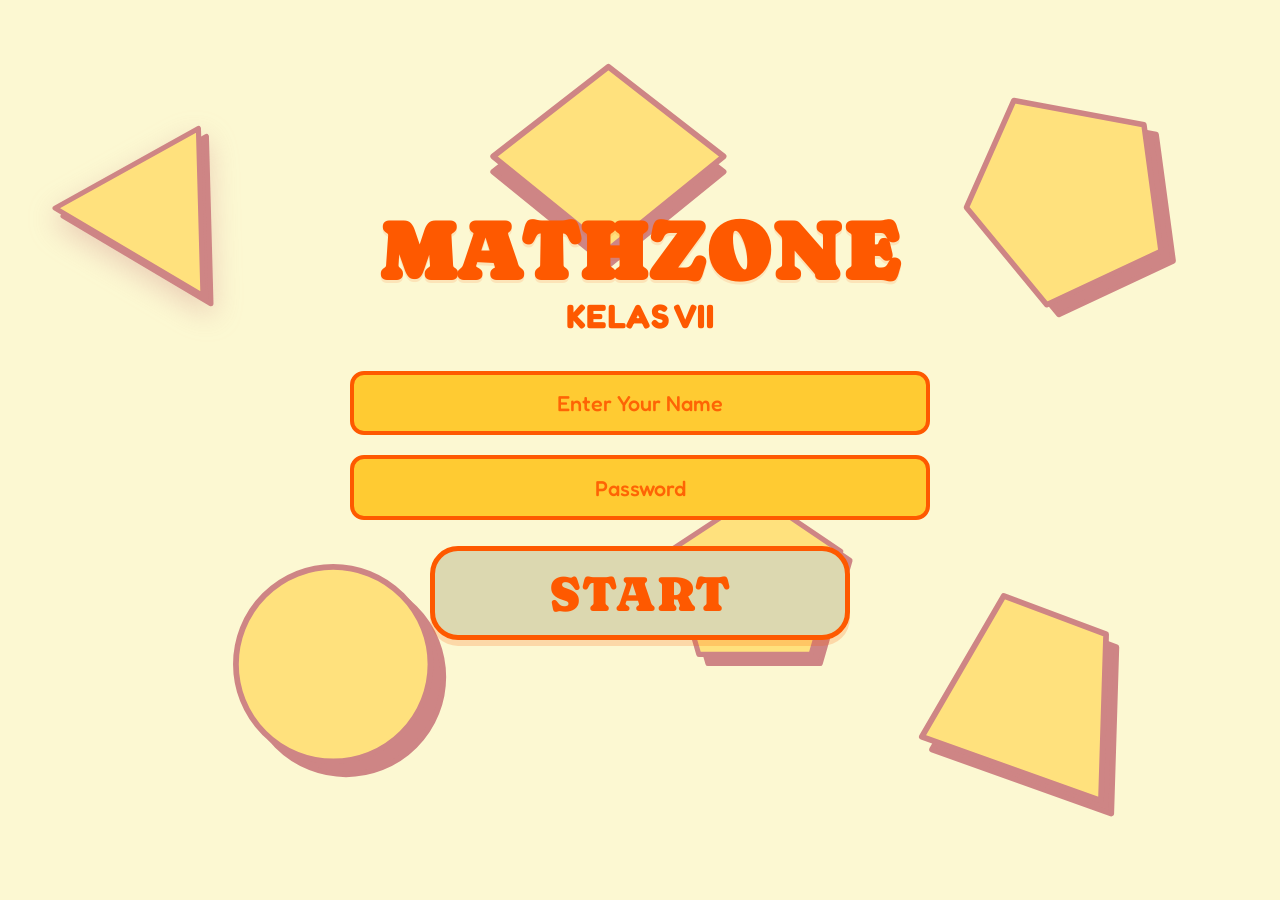
<file: index.html>
<!doctype html>
<html lang="id">
  <head>
    <meta charset="UTF-8" />
    <meta name="viewport" content="width=device-width, initial-scale=1.0" />
    <title>MATHZONE - Kelas VII</title>
    <!-- Google Fonts untuk gaya tulisan tebal & ramah siswa -->
    <link rel="preconnect" href="https://fonts.googleapis.com" />
    <link rel="preconnect" href="https://fonts.gstatic.com" crossorigin />
    <link
      href="https://fonts.googleapis.com/css2?family=Caprasimo&family=Fredoka:wght@500;600;700&display=swap"
      rel="stylesheet"
    />
    <link rel="stylesheet" href="style.css" />
  </head>
  <body>
    <!-- Latar Belakang Bangun Datar Beranimasi -->
    <div class="shapes-bg" aria-hidden="true">
      <!-- 1. Segitiga (Kiri Atas) -->
      <svg class="shape shape-triangle" viewBox="0 0 180 190">
        <polygon points="22,95 148,25 152,172" class="shape-shadow" />
        <polygon points="15,88 141,18 145,165" class="shape-fill" />
      </svg>

      <!-- 2. Belah Ketupat (Tengah Atas) -->
      <svg class="shape shape-diamond" viewBox="0 0 210 180">
        <polygon points="105,22 195,92 105,165 15,92" class="shape-shadow" />
        <polygon points="105,10 195,80 105,153 15,80" class="shape-fill" />
      </svg>

      <!-- 3. Segilima (Kanan Atas) -->
      <svg class="shape shape-pentagon-top" viewBox="0 0 200 200">
        <polygon
          points="65,24 172,44 186,148 92,192 26,112"
          class="shape-shadow"
        />
        <polygon
          points="55,16 162,36 176,140 82,184 16,104"
          class="shape-fill"
        />
      </svg>

      <!-- 4. Lingkaran (Kiri Bawah) -->
      <svg class="shape shape-circle" viewBox="0 0 190 190">
        <circle cx="100" cy="100" r="76" class="shape-shadow" />
        <circle cx="90" cy="90" r="76" class="shape-fill" />
      </svg>

      <!-- 5. Segilima (Tengah Bawah) -->
      <svg class="shape shape-pentagon-bottom" viewBox="0 0 190 180">
        <polygon
          points="98,22 172,72 146,162 48,162 22,72"
          class="shape-shadow"
        />
        <polygon
          points="90,14 164,64 138,154 40,154 14,64"
          class="shape-fill"
        />
      </svg>

      <!-- 6. Trapesium (Kanan Bawah) -->
      <svg class="shape shape-trapezoid" viewBox="0 0 180 195">
        <polygon points="82,24 162,54 158,184 18,134" class="shape-shadow" />
        <polygon points="74,14 154,44 150,174 10,124" class="shape-fill" />
      </svg>
    </div>

    <!-- Konten Utama -->
    <main class="container">
      <header class="title-group">
        <h1 class="main-title">MATHZONE</h1>
        <p class="sub-title">KELAS VII</p>
      </header>

      <form id="loginForm" class="login-form" autocomplete="off">
        <div class="input-group">
          <input
            type="text"
            id="userName"
            name="userName"
            placeholder="Enter Your Name"
            required
            aria-label="Enter Your Name"
          />
        </div>

        <div class="input-group">
          <input
            type="password"
            id="userPassword"
            name="userPassword"
            placeholder="Password"
            required
            aria-label="Password"
          />
        </div>

        <button type="submit" id="startBtn" class="start-btn">
          <span id="btnText">START</span>
        </button>

        <!-- Pesan Status / Notifikasi Error & Loading -->
        <p id="statusMessage" class="status-message" role="alert"></p>
      </form>
    </main>

    <script src="script.js"></script>
  </body>
</html>
</file>
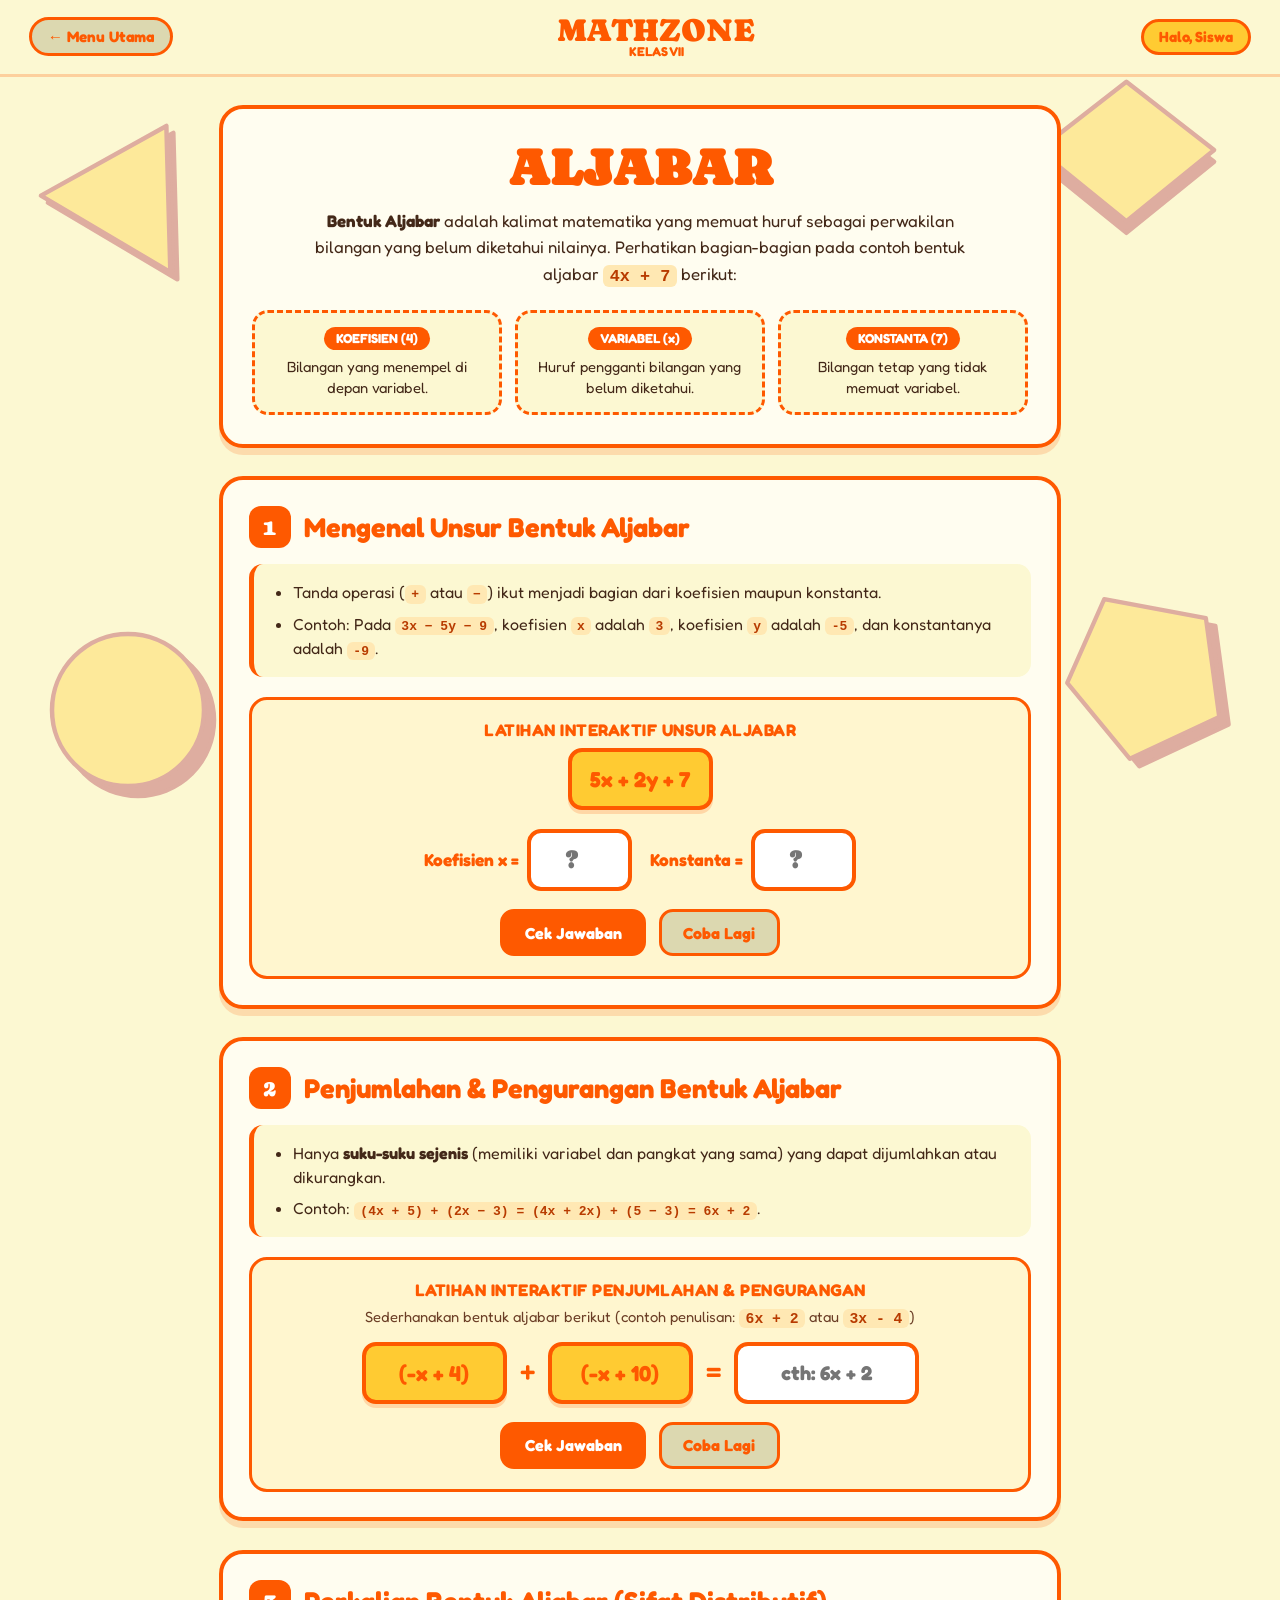
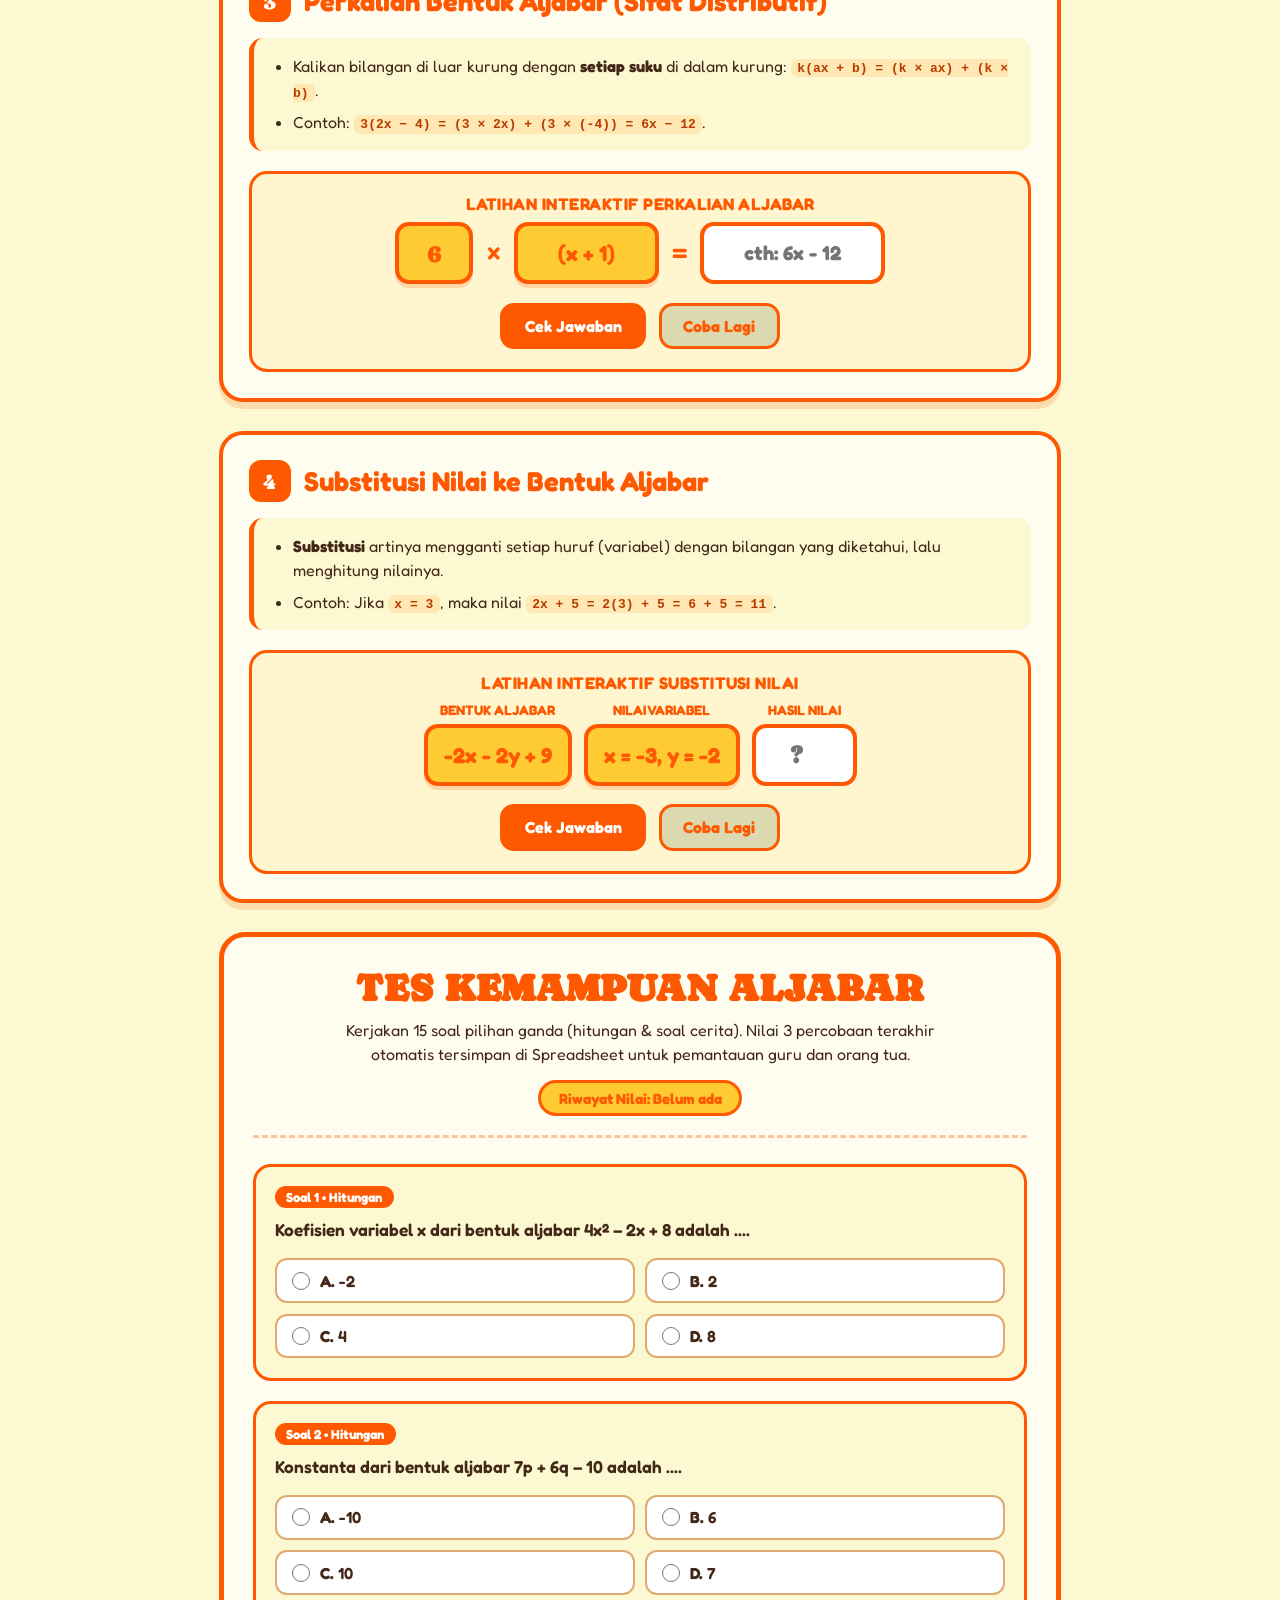
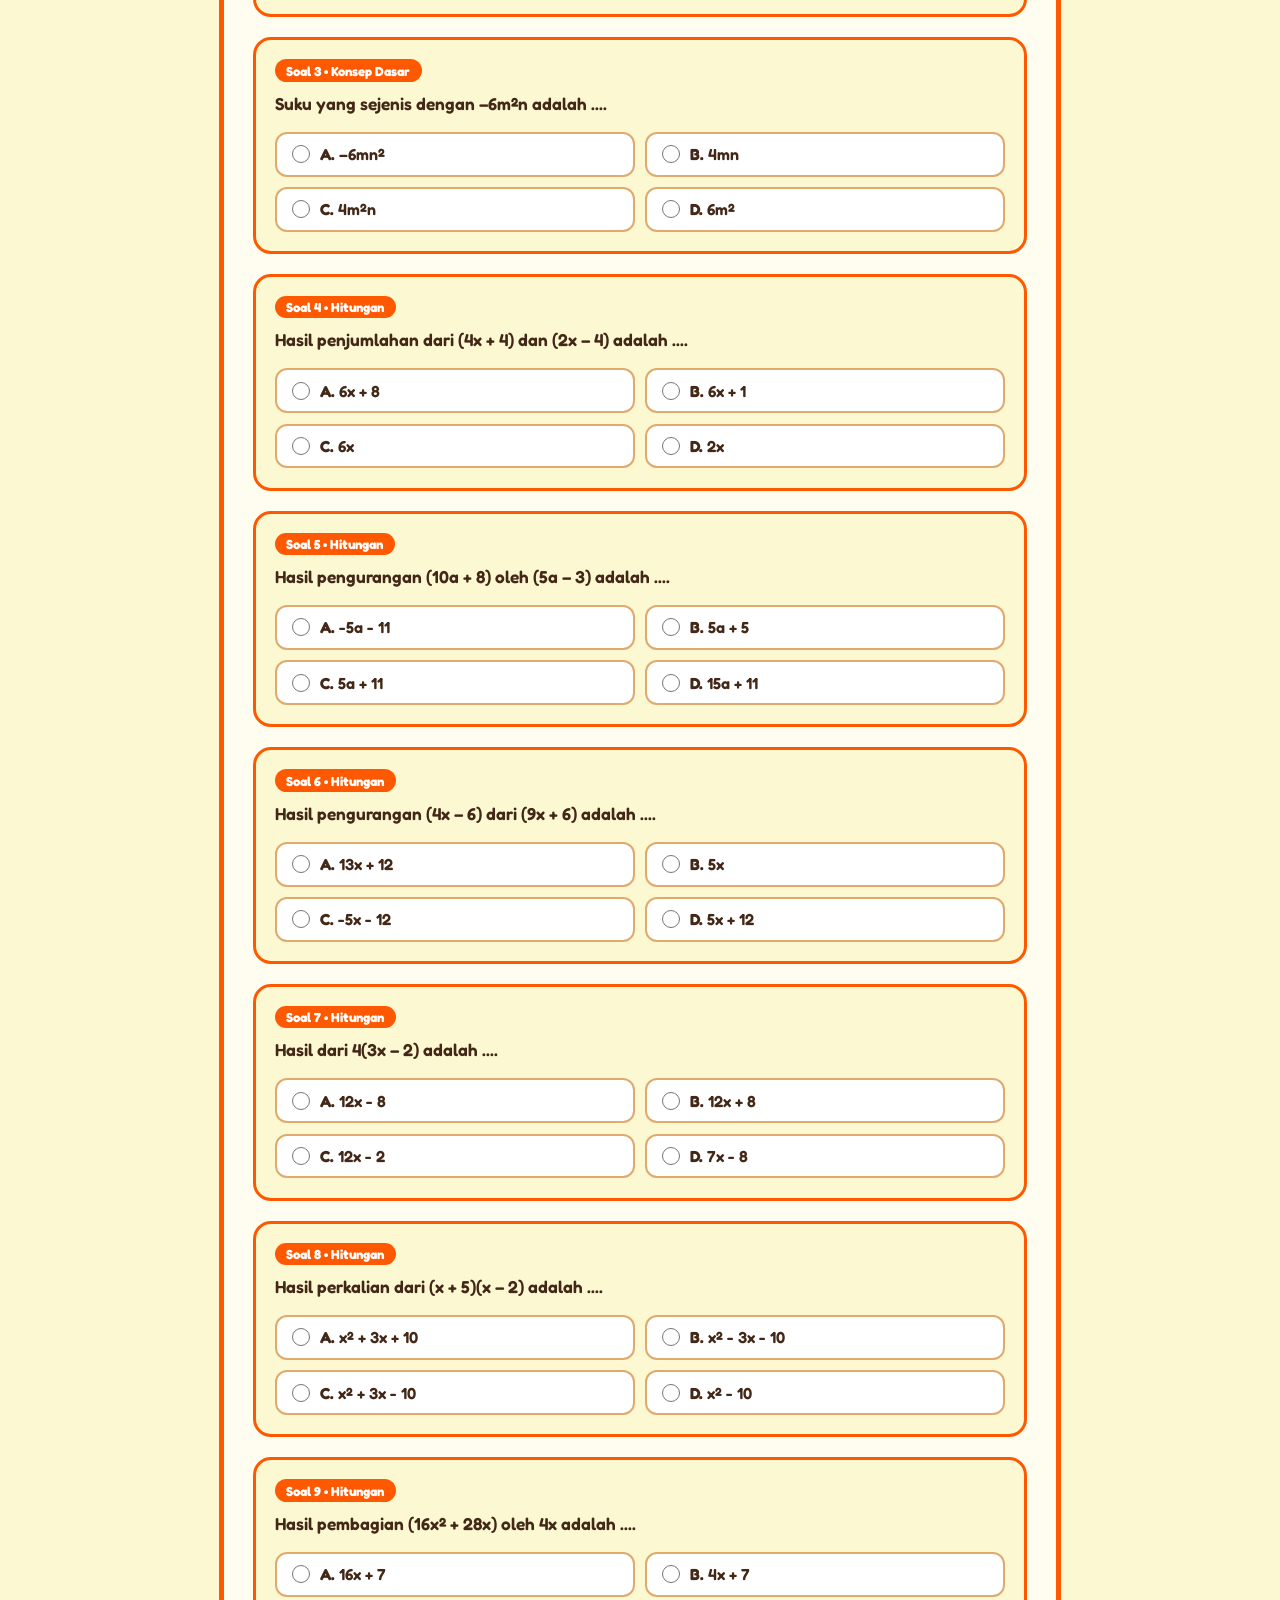
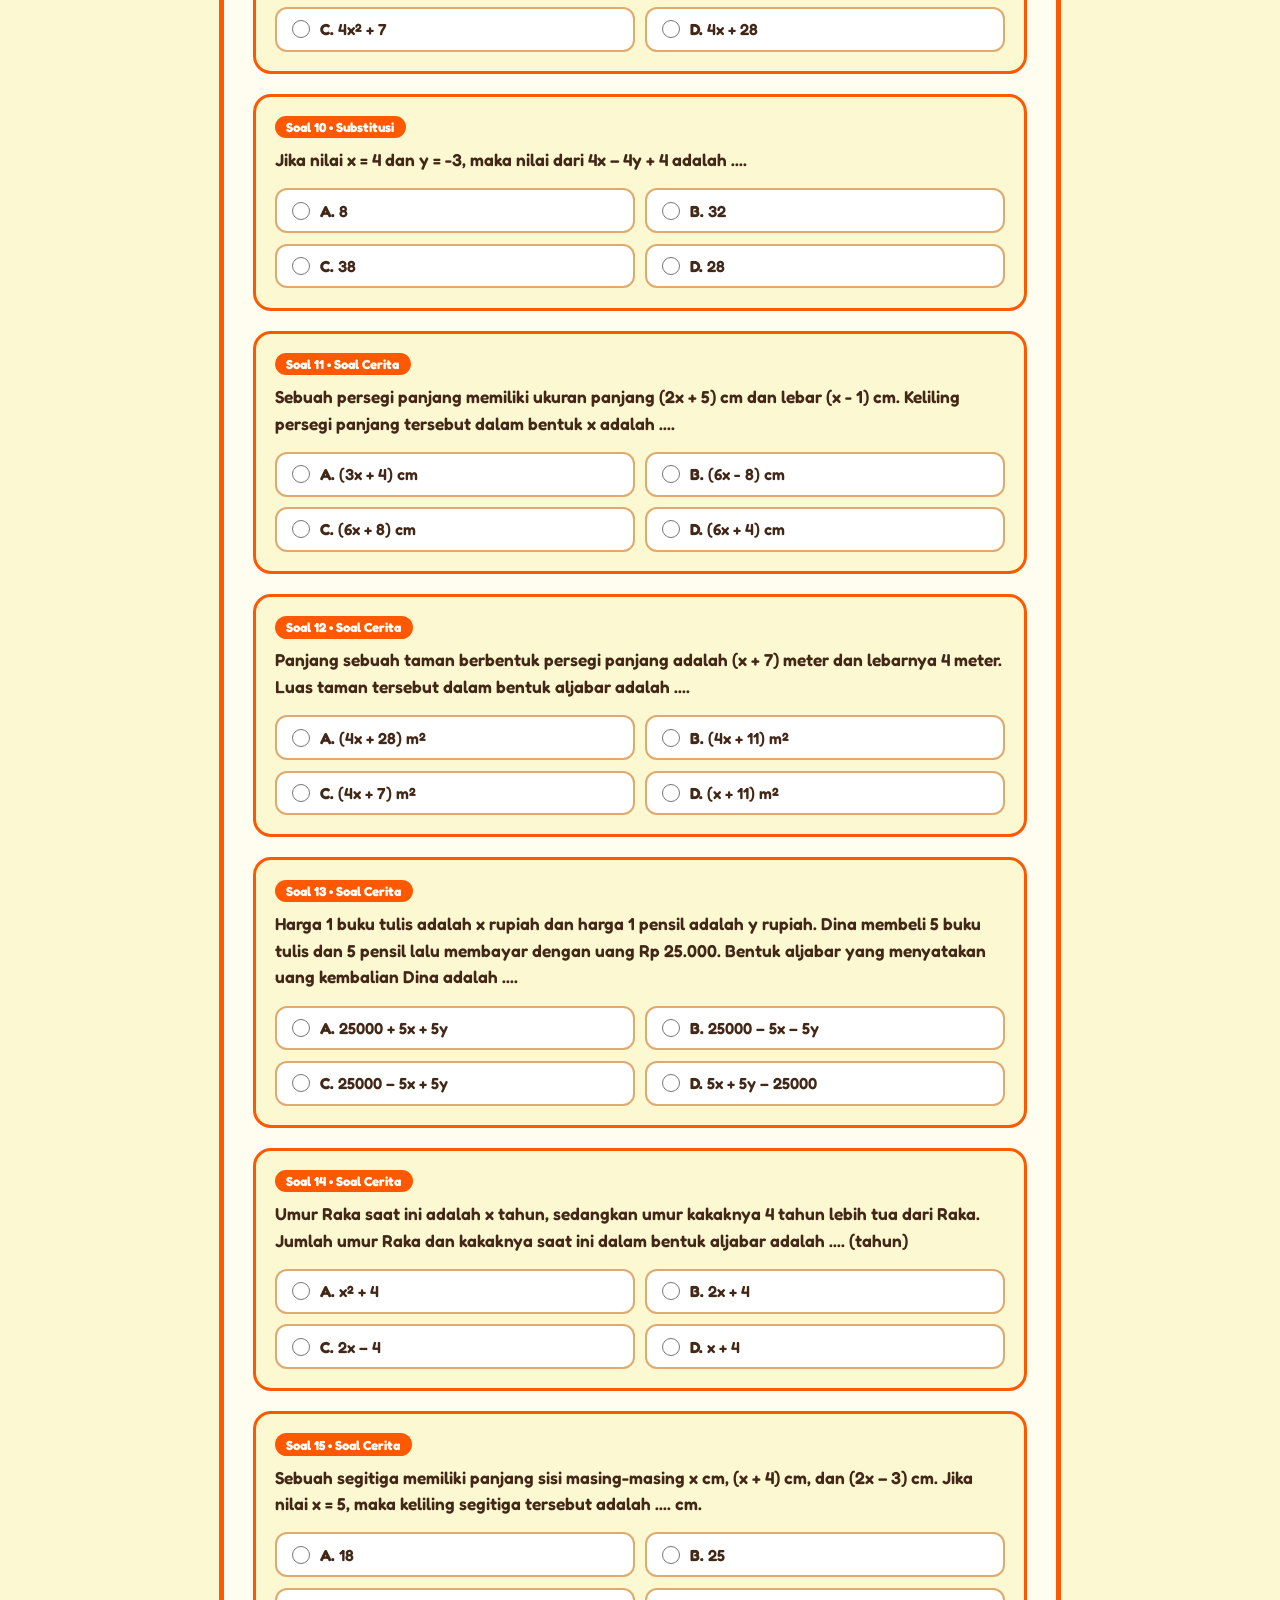
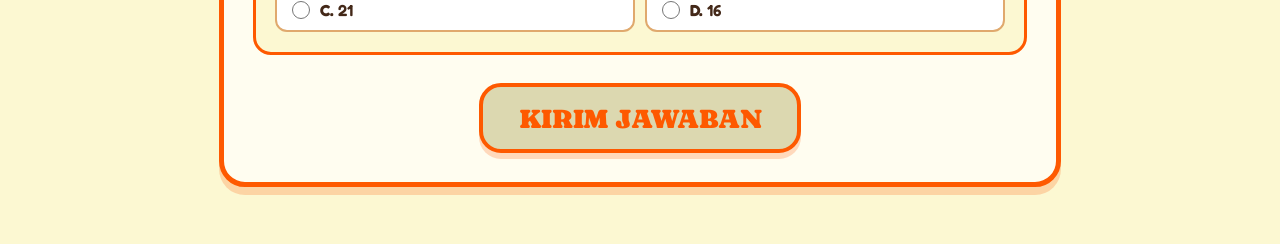
<file: aljabar.html>
<!doctype html>
<html lang="id">
  <head>
    <meta charset="UTF-8" />
    <meta name="viewport" content="width=device-width, initial-scale=1.0" />
    <title>Aljabar - MATHZONE Kelas VII</title>
    <link rel="preconnect" href="https://fonts.googleapis.com" />
    <link rel="preconnect" href="https://fonts.gstatic.com" crossorigin />
    <link
      href="https://fonts.googleapis.com/css2?family=Caprasimo&family=Fredoka:wght@500;600;700&display=swap"
      rel="stylesheet"
    />
    <link rel="stylesheet" href="aljabar.css" />
  </head>
  <body>
    <!-- Latar Belakang Bangun Datar Beranimasi -->
    <div class="shapes-bg" aria-hidden="true">
      <svg class="shape shape-triangle" viewBox="0 0 180 190">
        <polygon points="22,95 148,25 152,172" class="shape-shadow" />
        <polygon points="15,88 141,18 145,165" class="shape-fill" />
      </svg>
      <svg class="shape shape-diamond" viewBox="0 0 210 180">
        <polygon points="105,22 195,92 105,165 15,92" class="shape-shadow" />
        <polygon points="105,10 195,80 105,153 15,80" class="shape-fill" />
      </svg>
      <svg class="shape shape-pentagon" viewBox="0 0 200 200">
        <polygon
          points="65,24 172,44 186,148 92,192 26,112"
          class="shape-shadow"
        />
        <polygon
          points="55,16 162,36 176,140 82,184 16,104"
          class="shape-fill"
        />
      </svg>
      <svg class="shape shape-circle" viewBox="0 0 190 190">
        <circle cx="100" cy="100" r="76" class="shape-shadow" />
        <circle cx="90" cy="90" r="76" class="shape-fill" />
      </svg>
    </div>

    <!-- Header Navigasi Atas -->
    <header class="top-bar">
      <a href="menu_utama.html" class="back-btn">&larr; Menu Utama</a>

      <div class="brand-logo">
        <span class="main-title">MATHZONE</span>
        <span class="sub-title">KELAS VII</span>
      </div>

      <div class="student-badge" id="studentBadge">Halo, Siswa</div>
    </header>

    <!-- Konten Utama -->
    <main class="content-wrapper">
      <!-- Hero Judul Materi -->
      <section class="hero-card">
        <h1 class="page-title">ALJABAR</h1>
        <p class="hero-desc">
          <strong>Bentuk Aljabar</strong> adalah kalimat matematika yang memuat
          huruf sebagai perwakilan bilangan yang belum diketahui nilainya.
          Perhatikan bagian-bagian pada contoh bentuk aljabar
          <code>4x + 7</code> berikut:
        </p>

        <div class="anatomy-grid">
          <div class="anatomy-item">
            <span class="anatomy-badge">KOEFISIEN (4)</span>
            <p>Bilangan yang menempel di depan variabel.</p>
          </div>
          <div class="anatomy-item">
            <span class="anatomy-badge">VARIABEL (x)</span>
            <p>Huruf pengganti bilangan yang belum diketahui.</p>
          </div>
          <div class="anatomy-item">
            <span class="anatomy-badge">KONSTANTA (7)</span>
            <p>Bilangan tetap yang tidak memuat variabel.</p>
          </div>
        </div>
      </section>

      <!-- ==========================================
         1. MATERI UNSUR-UNSUR BENTUK ALJABAR
         ========================================== -->
      <section class="materi-card" id="materi-unsur">
        <div class="materi-header">
          <span class="materi-number">1</span>
          <h2>Mengenal Unsur Bentuk Aljabar</h2>
        </div>

        <div class="materi-rules">
          <ul>
            <li>
              Tanda operasi (<code>+</code> atau <code>&minus;</code>) ikut
              menjadi bagian dari koefisien maupun konstanta.
            </li>
            <li>
              Contoh: Pada <code>3x &minus; 5y &minus; 9</code>, koefisien
              <code>x</code> adalah <code>3</code>, koefisien
              <code>y</code> adalah <code>-5</code>, dan konstantanya adalah
              <code>-9</code>.
            </li>
          </ul>
        </div>

        <div class="practice-box">
          <h3>Latihan Interaktif Unsur Aljabar</h3>
          <div class="equation-row">
            <div class="num-box expr-box" id="unsur-boxA">5x - 3y + 8</div>
          </div>

          <div class="dual-input-row">
            <div class="sub-input-group">
              <label for="unsur-koef-input" id="unsur-koef-label"
                >Koefisien x =</label
              >
              <input
                type="number"
                class="ans-input"
                id="unsur-koef-input"
                placeholder="?"
              />
            </div>
            <div class="sub-input-group">
              <label for="unsur-konst-input">Konstanta =</label>
              <input
                type="number"
                class="ans-input"
                id="unsur-konst-input"
                placeholder="?"
              />
            </div>
          </div>

          <div class="practice-actions">
            <button
              type="button"
              class="btn-check"
              onclick="cekLatihan('unsur')"
            >
              Cek Jawaban
            </button>
            <button
              type="button"
              class="btn-retry"
              onclick="buatSoalLatihan('unsur')"
            >
              Coba Lagi
            </button>
          </div>
          <div class="feedback-box" id="unsur-feedback" hidden></div>
        </div>
      </section>

      <!-- ==========================================
         2. PENJUMLAHAN & PENGURANGAN SUKU SEJENIS
         ========================================== -->
      <section class="materi-card" id="materi-tambah-kurang">
        <div class="materi-header">
          <span class="materi-number">2</span>
          <h2>Penjumlahan &amp; Pengurangan Bentuk Aljabar</h2>
        </div>

        <div class="materi-rules">
          <ul>
            <li>
              Hanya <strong>suku-suku sejenis</strong> (memiliki variabel dan
              pangkat yang sama) yang dapat dijumlahkan atau dikurangkan.
            </li>
            <li>
              Contoh:
              <code
                >(4x + 5) + (2x &minus; 3) = (4x + 2x) + (5 &minus; 3) = 6x +
                2</code
              >.
            </li>
          </ul>
        </div>

        <div class="practice-box">
          <h3>Latihan Interaktif Penjumlahan &amp; Pengurangan</h3>
          <p class="practice-hint">
            Sederhanakan bentuk aljabar berikut (contoh penulisan:
            <code>6x + 2</code> atau <code>3x - 4</code>)
          </p>
          <div class="equation-row">
            <div class="num-box expr-box" id="addsub-boxA">(4x + 5)</div>
            <span class="op-symbol" id="addsub-op">+</span>
            <div class="num-box expr-box" id="addsub-boxB">(2x - 3)</div>
            <span class="op-symbol">=</span>
            <input
              type="text"
              class="ans-input text-wide"
              id="addsub-input"
              placeholder="cth: 6x + 2"
              autocomplete="off"
              aria-label="Jawaban penyederhanaan aljabar"
            />
          </div>

          <div class="practice-actions">
            <button
              type="button"
              class="btn-check"
              onclick="cekLatihan('addsub')"
            >
              Cek Jawaban
            </button>
            <button
              type="button"
              class="btn-retry"
              onclick="buatSoalLatihan('addsub')"
            >
              Coba Lagi
            </button>
          </div>
          <div class="feedback-box" id="addsub-feedback" hidden></div>
        </div>
      </section>

      <!-- ==========================================
         3. PERKALIAN BENTUK ALJABAR (SIFAT DISTRIBUTIF)
         ========================================== -->
      <section class="materi-card" id="materi-perkalian">
        <div class="materi-header">
          <span class="materi-number">3</span>
          <h2>Perkalian Bentuk Aljabar (Sifat Distributif)</h2>
        </div>

        <div class="materi-rules">
          <ul>
            <li>
              Kalikan bilangan di luar kurung dengan
              <strong>setiap suku</strong> di dalam kurung:
              <code>k(ax + b) = (k &times; ax) + (k &times; b)</code>.
            </li>
            <li>
              Contoh:
              <code
                >3(2x &minus; 4) = (3 &times; 2x) + (3 &times; (-4)) = 6x
                &minus; 12</code
              >.
            </li>
          </ul>
        </div>

        <div class="practice-box">
          <h3>Latihan Interaktif Perkalian Aljabar</h3>
          <div class="equation-row">
            <div class="num-box" id="mul-boxA">3</div>
            <span class="op-symbol">&times;</span>
            <div class="num-box expr-box" id="mul-boxB">(2x - 4)</div>
            <span class="op-symbol">=</span>
            <input
              type="text"
              class="ans-input text-wide"
              id="mul-input"
              placeholder="cth: 6x - 12"
              autocomplete="off"
              aria-label="Jawaban perkalian aljabar"
            />
          </div>

          <div class="practice-actions">
            <button type="button" class="btn-check" onclick="cekLatihan('mul')">
              Cek Jawaban
            </button>
            <button
              type="button"
              class="btn-retry"
              onclick="buatSoalLatihan('mul')"
            >
              Coba Lagi
            </button>
          </div>
          <div class="feedback-box" id="mul-feedback" hidden></div>
        </div>
      </section>

      <!-- ==========================================
         4. SUBSTITUSI NILAI KE BENTUK ALJABAR
         ========================================== -->
      <section class="materi-card" id="materi-substitusi">
        <div class="materi-header">
          <span class="materi-number">4</span>
          <h2>Substitusi Nilai ke Bentuk Aljabar</h2>
        </div>

        <div class="materi-rules">
          <ul>
            <li>
              <strong>Substitusi</strong> artinya mengganti setiap huruf
              (variabel) dengan bilangan yang diketahui, lalu menghitung
              nilainya.
            </li>
            <li>
              Contoh: Jika <code>x = 3</code>, maka nilai
              <code>2x + 5 = 2(3) + 5 = 6 + 5 = 11</code>.
            </li>
          </ul>
        </div>

        <div class="practice-box">
          <h3>Latihan Interaktif Substitusi Nilai</h3>
          <div class="equation-row">
            <div class="price-card">
              <span class="price-label">Bentuk Aljabar</span>
              <div class="num-box expr-box" id="subval-boxA">3x + 2y - 4</div>
            </div>
            <div class="price-card">
              <span class="price-label">Nilai Variabel</span>
              <div class="num-box expr-box" id="subval-boxB">x = 2, y = -1</div>
            </div>
            <div class="price-card">
              <span class="price-label">Hasil Nilai</span>
              <input
                type="number"
                class="ans-input"
                id="subval-input"
                placeholder="?"
                aria-label="Hasil substitusi aljabar"
              />
            </div>
          </div>

          <div class="practice-actions">
            <button
              type="button"
              class="btn-check"
              onclick="cekLatihan('subval')"
            >
              Cek Jawaban
            </button>
            <button
              type="button"
              class="btn-retry"
              onclick="buatSoalLatihan('subval')"
            >
              Coba Lagi
            </button>
          </div>
          <div class="feedback-box" id="subval-feedback" hidden></div>
        </div>
      </section>

      <!-- ==========================================
         5. TES KEMAMPUAN (15 SOAL ABCD)
         ========================================== -->
      <section class="quiz-section" id="tes-kemampuan">
        <div class="quiz-header">
          <h2>TES KEMAMPUAN ALJABAR</h2>
          <p>
            Kerjakan 15 soal pilihan ganda (hitungan &amp; soal cerita). Nilai 3
            percobaan terakhir otomatis tersimpan di Spreadsheet untuk
            pemantauan guru dan orang tua.
          </p>
          <div class="history-pill" id="attemptHistoryPill">
            Riwayat Nilai: Belum ada
          </div>
        </div>

        <form id="quizForm">
          <div id="quizContainer" class="quiz-list"></div>

          <div class="quiz-footer">
            <button type="submit" id="submitQuizBtn" class="btn-submit-quiz">
              KIRIM JAWABAN
            </button>
            <button
              type="button"
              id="retakeQuizBtn"
              class="btn-retake-quiz"
              hidden
            >
              KERJAKAN ULANG (SOAL BARU)
            </button>
          </div>
        </form>

        <div id="quizResultPanel" class="result-panel" hidden></div>
      </section>
    </main>

    <script src="aljabar.js"></script>
  </body>
</html>
</file>
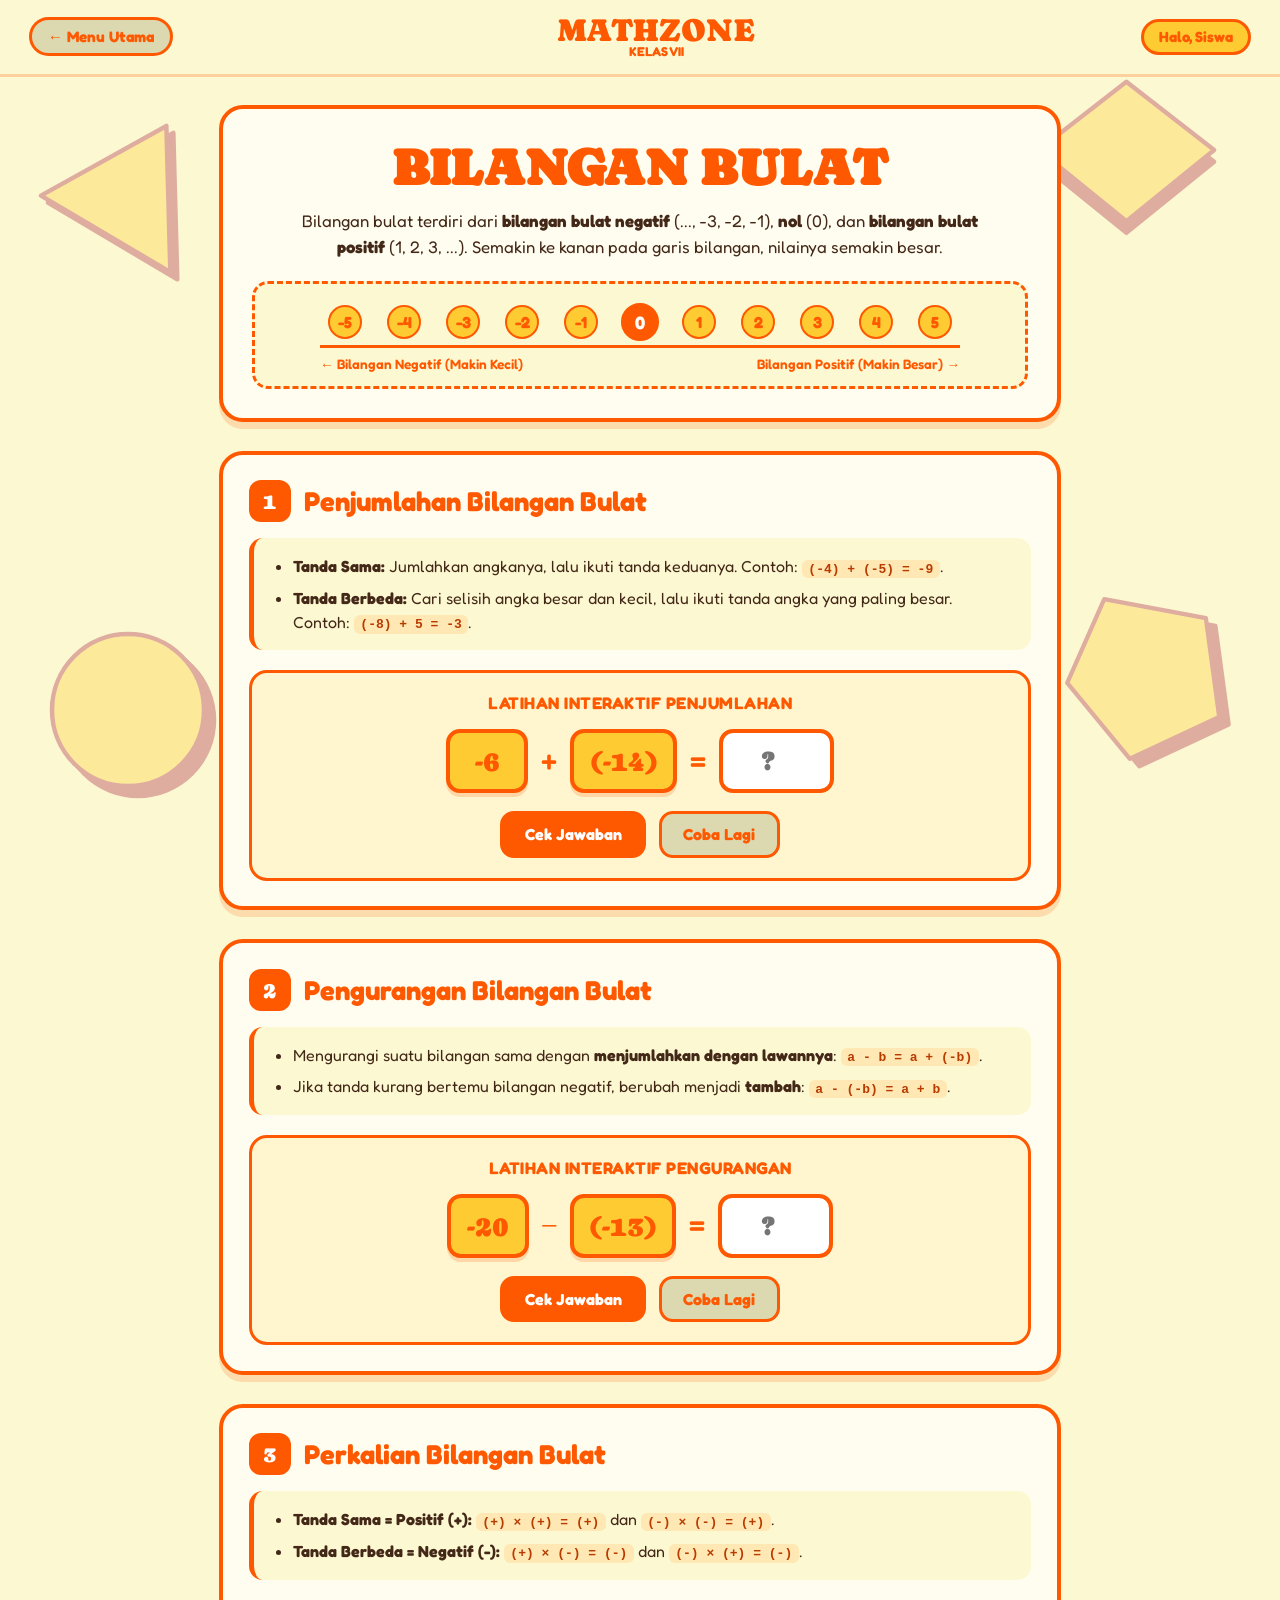
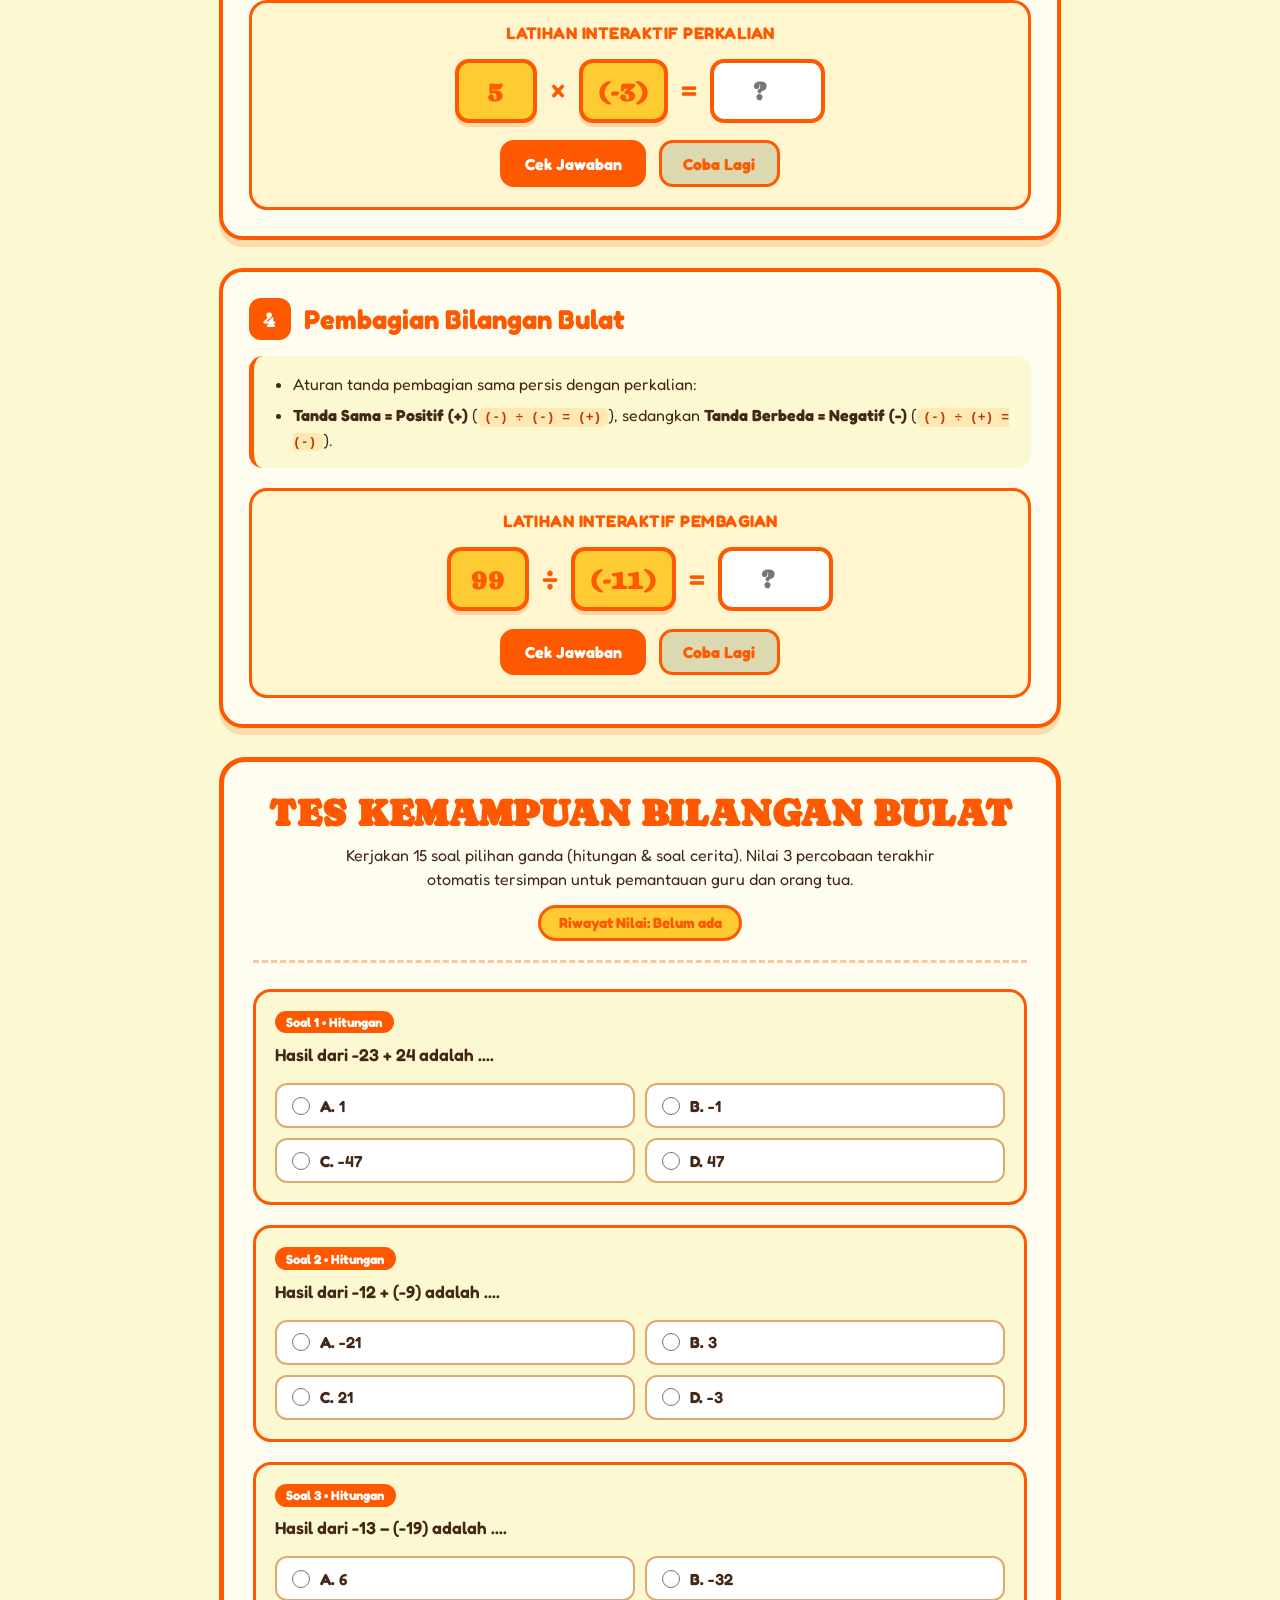
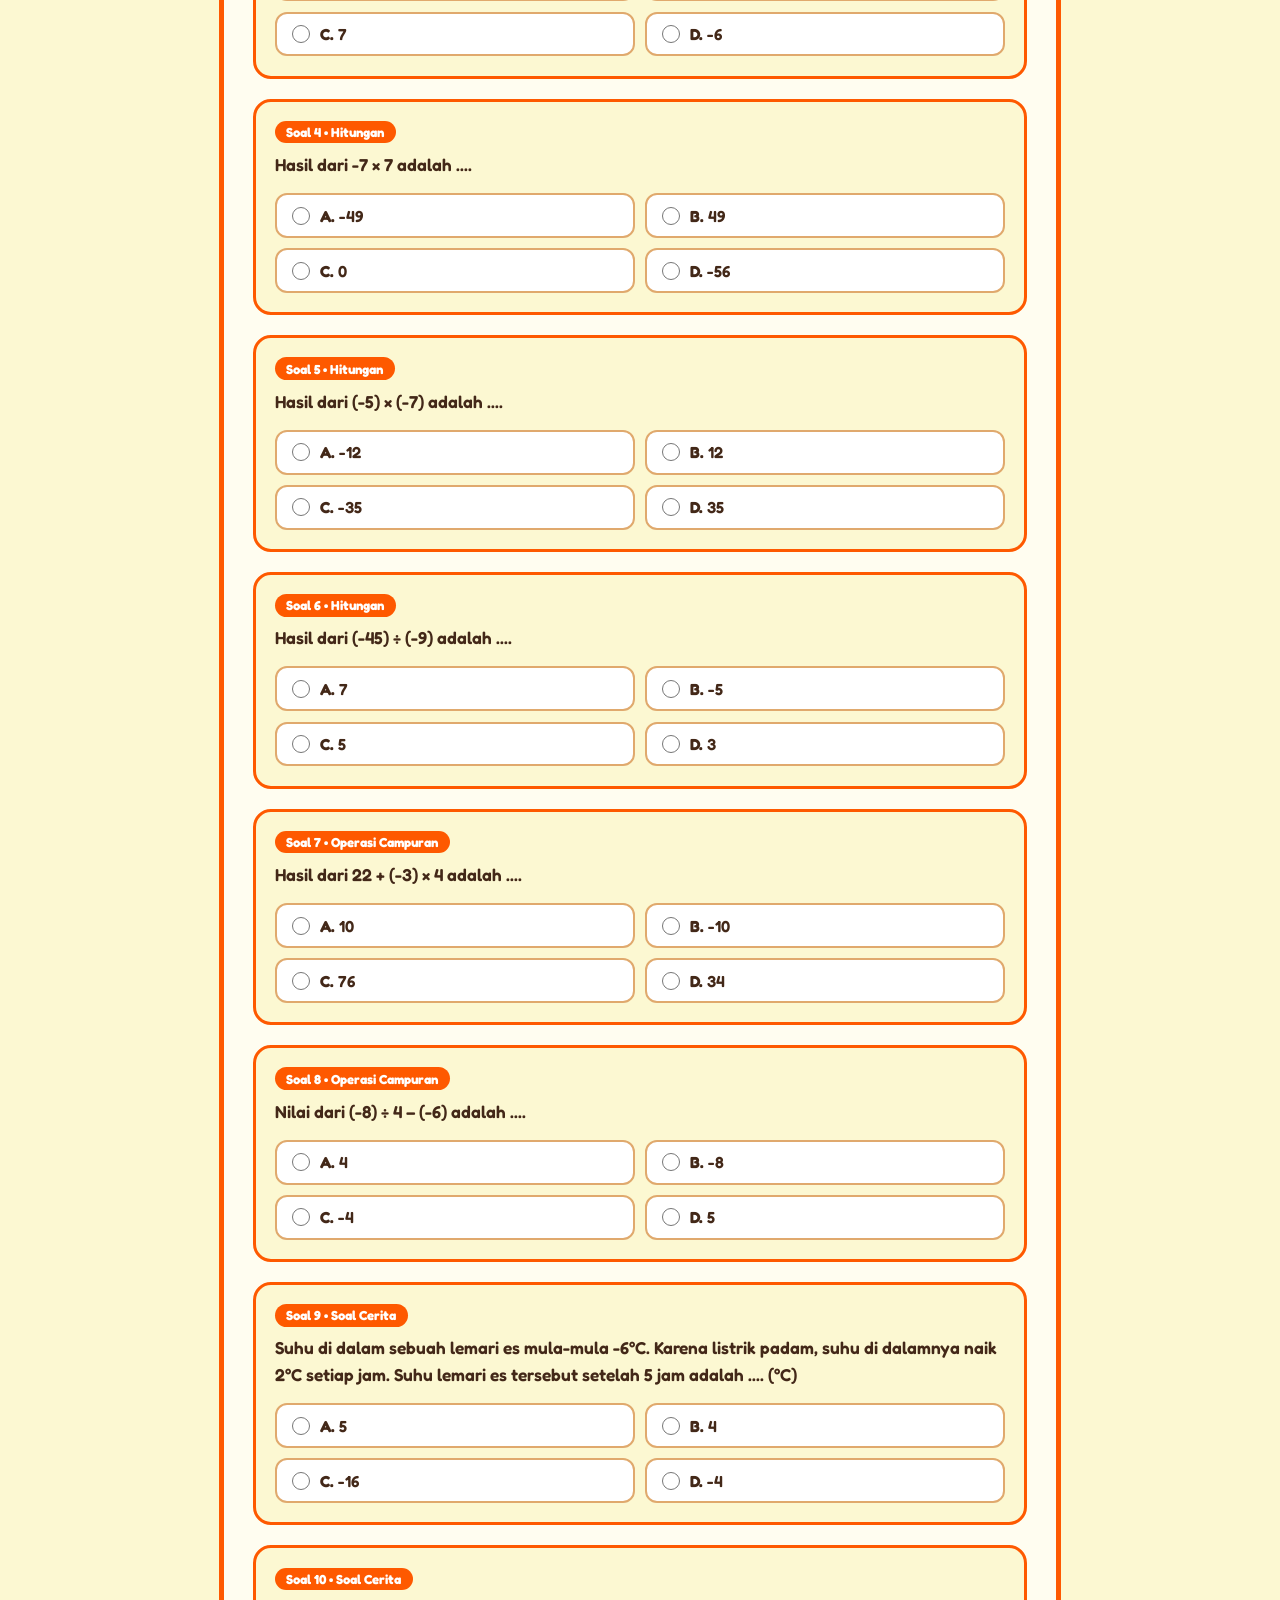
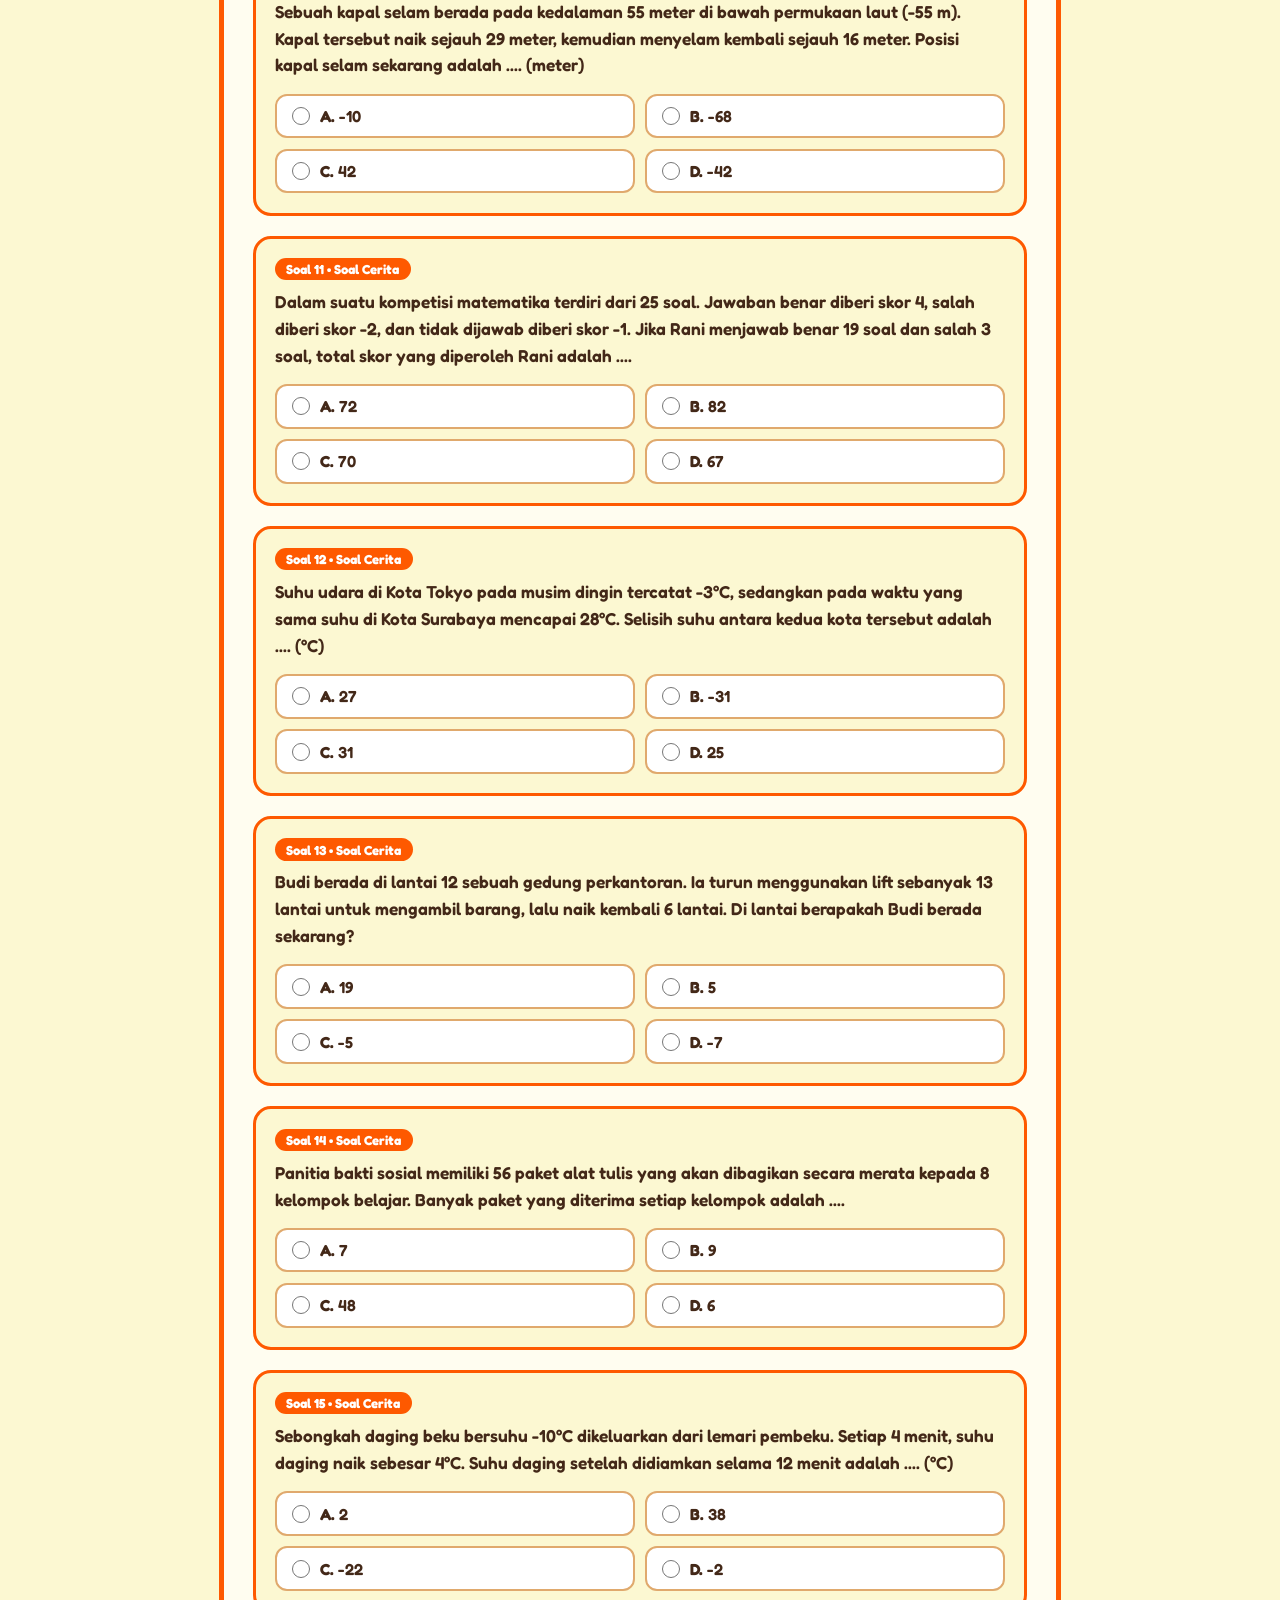
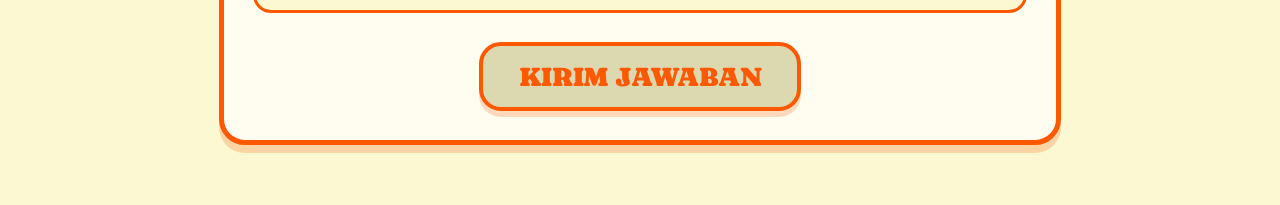
<file: bilbul.html>
<!doctype html>
<html lang="id">
  <head>
    <meta charset="UTF-8" />
    <meta name="viewport" content="width=device-width, initial-scale=1.0" />
    <title>Bilangan Bulat - MATHZONE Kelas VII</title>
    <link rel="preconnect" href="https://fonts.googleapis.com" />
    <link rel="preconnect" href="https://fonts.gstatic.com" crossorigin />
    <link
      href="https://fonts.googleapis.com/css2?family=Caprasimo&family=Fredoka:wght@500;600;700&display=swap"
      rel="stylesheet"
    />
    <link rel="stylesheet" href="bilbul.css" />
  </head>
  <body>
    <!-- Latar Belakang Bangun Datar Beranimasi -->
    <div class="shapes-bg" aria-hidden="true">
      <svg class="shape shape-triangle" viewBox="0 0 180 190">
        <polygon points="22,95 148,25 152,172" class="shape-shadow" />
        <polygon points="15,88 141,18 145,165" class="shape-fill" />
      </svg>
      <svg class="shape shape-diamond" viewBox="0 0 210 180">
        <polygon points="105,22 195,92 105,165 15,92" class="shape-shadow" />
        <polygon points="105,10 195,80 105,153 15,80" class="shape-fill" />
      </svg>
      <svg class="shape shape-pentagon" viewBox="0 0 200 200">
        <polygon
          points="65,24 172,44 186,148 92,192 26,112"
          class="shape-shadow"
        />
        <polygon
          points="55,16 162,36 176,140 82,184 16,104"
          class="shape-fill"
        />
      </svg>
      <svg class="shape shape-circle" viewBox="0 0 190 190">
        <circle cx="100" cy="100" r="76" class="shape-shadow" />
        <circle cx="90" cy="90" r="76" class="shape-fill" />
      </svg>
    </div>

    <!-- Header Navigasi Atas -->
    <header class="top-bar">
      <a href="menu_utama.html" class="back-btn">&larr; Menu Utama</a>

      <div class="brand-logo">
        <span class="main-title">MATHZONE</span>
        <span class="sub-title">KELAS VII</span>
      </div>

      <div class="student-badge" id="studentBadge">Halo, Siswa</div>
    </header>

    <!-- Konten Utama -->
    <main class="content-wrapper">
      <!-- Hero Judul Materi -->
      <section class="hero-card">
        <h1 class="page-title">BILANGAN BULAT</h1>
        <p class="hero-desc">
          Bilangan bulat terdiri dari
          <strong>bilangan bulat negatif</strong> (..., -3, -2, -1),
          <strong>nol</strong> (0), dan
          <strong>bilangan bulat positif</strong> (1, 2, 3, ...). Semakin ke
          kanan pada garis bilangan, nilainya semakin besar.
        </p>

        <!-- Visual Garis Bilangan -->
        <div
          class="number-line-box"
          aria-label="Garis bilangan dari negatif 5 sampai positif 5"
        >
          <div class="number-line">
            <span>-5</span><span>-4</span><span>-3</span><span>-2</span
            ><span>-1</span>
            <span class="zero-point">0</span>
            <span>1</span><span>2</span><span>3</span><span>4</span
            ><span>5</span>
          </div>
          <div class="line-labels">
            <span>&larr; Bilangan Negatif (Makin Kecil)</span>
            <span>Bilangan Positif (Makin Besar) &rarr;</span>
          </div>
        </div>
      </section>

      <!-- ==========================================
         1. MATERI PENJUMLAHAN
         ========================================== -->
      <section class="materi-card" id="materi-penjumlahan">
        <div class="materi-header">
          <span class="materi-number">1</span>
          <h2>Penjumlahan Bilangan Bulat</h2>
        </div>

        <div class="materi-rules">
          <ul>
            <li>
              <strong>Tanda Sama:</strong> Jumlahkan angkanya, lalu ikuti tanda
              keduanya. Contoh: <code>(-4) + (-5) = -9</code>.
            </li>
            <li>
              <strong>Tanda Berbeda:</strong> Cari selisih angka besar dan
              kecil, lalu ikuti tanda angka yang paling besar. Contoh:
              <code>(-8) + 5 = -3</code>.
            </li>
          </ul>
        </div>

        <div class="practice-box" data-op="add">
          <h3>Latihan Interaktif Penjumlahan</h3>
          <div class="equation-row">
            <div class="num-box" id="add-boxA">0</div>
            <span class="op-symbol">+</span>
            <div class="num-box" id="add-boxB">0</div>
            <span class="op-symbol">=</span>
            <input
              type="number"
              class="ans-input"
              id="add-input"
              placeholder="?"
              aria-label="Jawaban penjumlahan"
            />
          </div>
          <div class="practice-actions">
            <button type="button" class="btn-check" onclick="cekLatihan('add')">
              Cek Jawaban
            </button>
            <button
              type="button"
              class="btn-retry"
              onclick="buatSoalLatihan('add')"
            >
              Coba Lagi
            </button>
          </div>
          <div class="feedback-box" id="add-feedback" hidden></div>
        </div>
      </section>

      <!-- ==========================================
         2. MATERI PENGURANGAN
         ========================================== -->
      <section class="materi-card" id="materi-pengurangan">
        <div class="materi-header">
          <span class="materi-number">2</span>
          <h2>Pengurangan Bilangan Bulat</h2>
        </div>

        <div class="materi-rules">
          <ul>
            <li>
              Mengurangi suatu bilangan sama dengan
              <strong>menjumlahkan dengan lawannya</strong>:
              <code>a - b = a + (-b)</code>.
            </li>
            <li>
              Jika tanda kurang bertemu bilangan negatif, berubah menjadi
              <strong>tambah</strong>: <code>a - (-b) = a + b</code>.
            </li>
          </ul>
        </div>

        <div class="practice-box" data-op="sub">
          <h3>Latihan Interaktif Pengurangan</h3>
          <div class="equation-row">
            <div class="num-box" id="sub-boxA">0</div>
            <span class="op-symbol">&minus;</span>
            <div class="num-box" id="sub-boxB">0</div>
            <span class="op-symbol">=</span>
            <input
              type="number"
              class="ans-input"
              id="sub-input"
              placeholder="?"
              aria-label="Jawaban pengurangan"
            />
          </div>
          <div class="practice-actions">
            <button type="button" class="btn-check" onclick="cekLatihan('sub')">
              Cek Jawaban
            </button>
            <button
              type="button"
              class="btn-retry"
              onclick="buatSoalLatihan('sub')"
            >
              Coba Lagi
            </button>
          </div>
          <div class="feedback-box" id="sub-feedback" hidden></div>
        </div>
      </section>

      <!-- ==========================================
         3. MATERI PERKALIAN
         ========================================== -->
      <section class="materi-card" id="materi-perkalian">
        <div class="materi-header">
          <span class="materi-number">3</span>
          <h2>Perkalian Bilangan Bulat</h2>
        </div>

        <div class="materi-rules">
          <ul>
            <li>
              <strong>Tanda Sama = Positif (+):</strong>
              <code>(+) &times; (+) = (+)</code> dan
              <code>(-) &times; (-) = (+)</code>.
            </li>
            <li>
              <strong>Tanda Berbeda = Negatif (-):</strong>
              <code>(+) &times; (-) = (-)</code> dan
              <code>(-) &times; (+) = (-)</code>.
            </li>
          </ul>
        </div>

        <div class="practice-box" data-op="mul">
          <h3>Latihan Interaktif Perkalian</h3>
          <div class="equation-row">
            <div class="num-box" id="mul-boxA">0</div>
            <span class="op-symbol">&times;</span>
            <div class="num-box" id="mul-boxB">0</div>
            <span class="op-symbol">=</span>
            <input
              type="number"
              class="ans-input"
              id="mul-input"
              placeholder="?"
              aria-label="Jawaban perkalian"
            />
          </div>
          <div class="practice-actions">
            <button type="button" class="btn-check" onclick="cekLatihan('mul')">
              Cek Jawaban
            </button>
            <button
              type="button"
              class="btn-retry"
              onclick="buatSoalLatihan('mul')"
            >
              Coba Lagi
            </button>
          </div>
          <div class="feedback-box" id="mul-feedback" hidden></div>
        </div>
      </section>

      <!-- ==========================================
         4. MATERI PEMBAGIAN
         ========================================== -->
      <section class="materi-card" id="materi-pembagian">
        <div class="materi-header">
          <span class="materi-number">4</span>
          <h2>Pembagian Bilangan Bulat</h2>
        </div>

        <div class="materi-rules">
          <ul>
            <li>Aturan tanda pembagian sama persis dengan perkalian:</li>
            <li>
              <strong>Tanda Sama = Positif (+)</strong> (<code
                >(-) &divide; (-) = (+)</code
              >), sedangkan <strong>Tanda Berbeda = Negatif (-)</strong> (<code
                >(-) &divide; (+) = (-)</code
              >).
            </li>
          </ul>
        </div>

        <div class="practice-box" data-op="div">
          <h3>Latihan Interaktif Pembagian</h3>
          <div class="equation-row">
            <div class="num-box" id="div-boxA">0</div>
            <span class="op-symbol">&divide;</span>
            <div class="num-box" id="div-boxB">0</div>
            <span class="op-symbol">=</span>
            <input
              type="number"
              class="ans-input"
              id="div-input"
              placeholder="?"
              aria-label="Jawaban pembagian"
            />
          </div>
          <div class="practice-actions">
            <button type="button" class="btn-check" onclick="cekLatihan('div')">
              Cek Jawaban
            </button>
            <button
              type="button"
              class="btn-retry"
              onclick="buatSoalLatihan('div')"
            >
              Coba Lagi
            </button>
          </div>
          <div class="feedback-box" id="div-feedback" hidden></div>
        </div>
      </section>

      <!-- ==========================================
         5. TES KEMAMPUAN (15 SOAL ABCD)
         ========================================== -->
      <section class="quiz-section" id="tes-kemampuan">
        <div class="quiz-header">
          <h2>TES KEMAMPUAN BILANGAN BULAT</h2>
          <p>
            Kerjakan 15 soal pilihan ganda (hitungan &amp; soal cerita). Nilai 3
            percobaan terakhir otomatis tersimpan untuk pemantauan guru dan
            orang tua.
          </p>
          <div class="history-pill" id="attemptHistoryPill">
            Riwayat Nilai: Belum ada
          </div>
        </div>

        <form id="quizForm">
          <div id="quizContainer" class="quiz-list"></div>

          <div class="quiz-footer">
            <button type="submit" id="submitQuizBtn" class="btn-submit-quiz">
              KIRIM JAWABAN
            </button>
            <button
              type="button"
              id="retakeQuizBtn"
              class="btn-retake-quiz"
              hidden
            >
              KERJAKAN ULANG (SOAL BARU)
            </button>
          </div>
        </form>

        <!-- Hasil Akhir & Status Pengiriman ke Spreadsheet -->
        <div id="quizResultPanel" class="result-panel" hidden></div>
      </section>
    </main>

    <script src="bilbul.js"></script>
  </body>
</html>
</file>
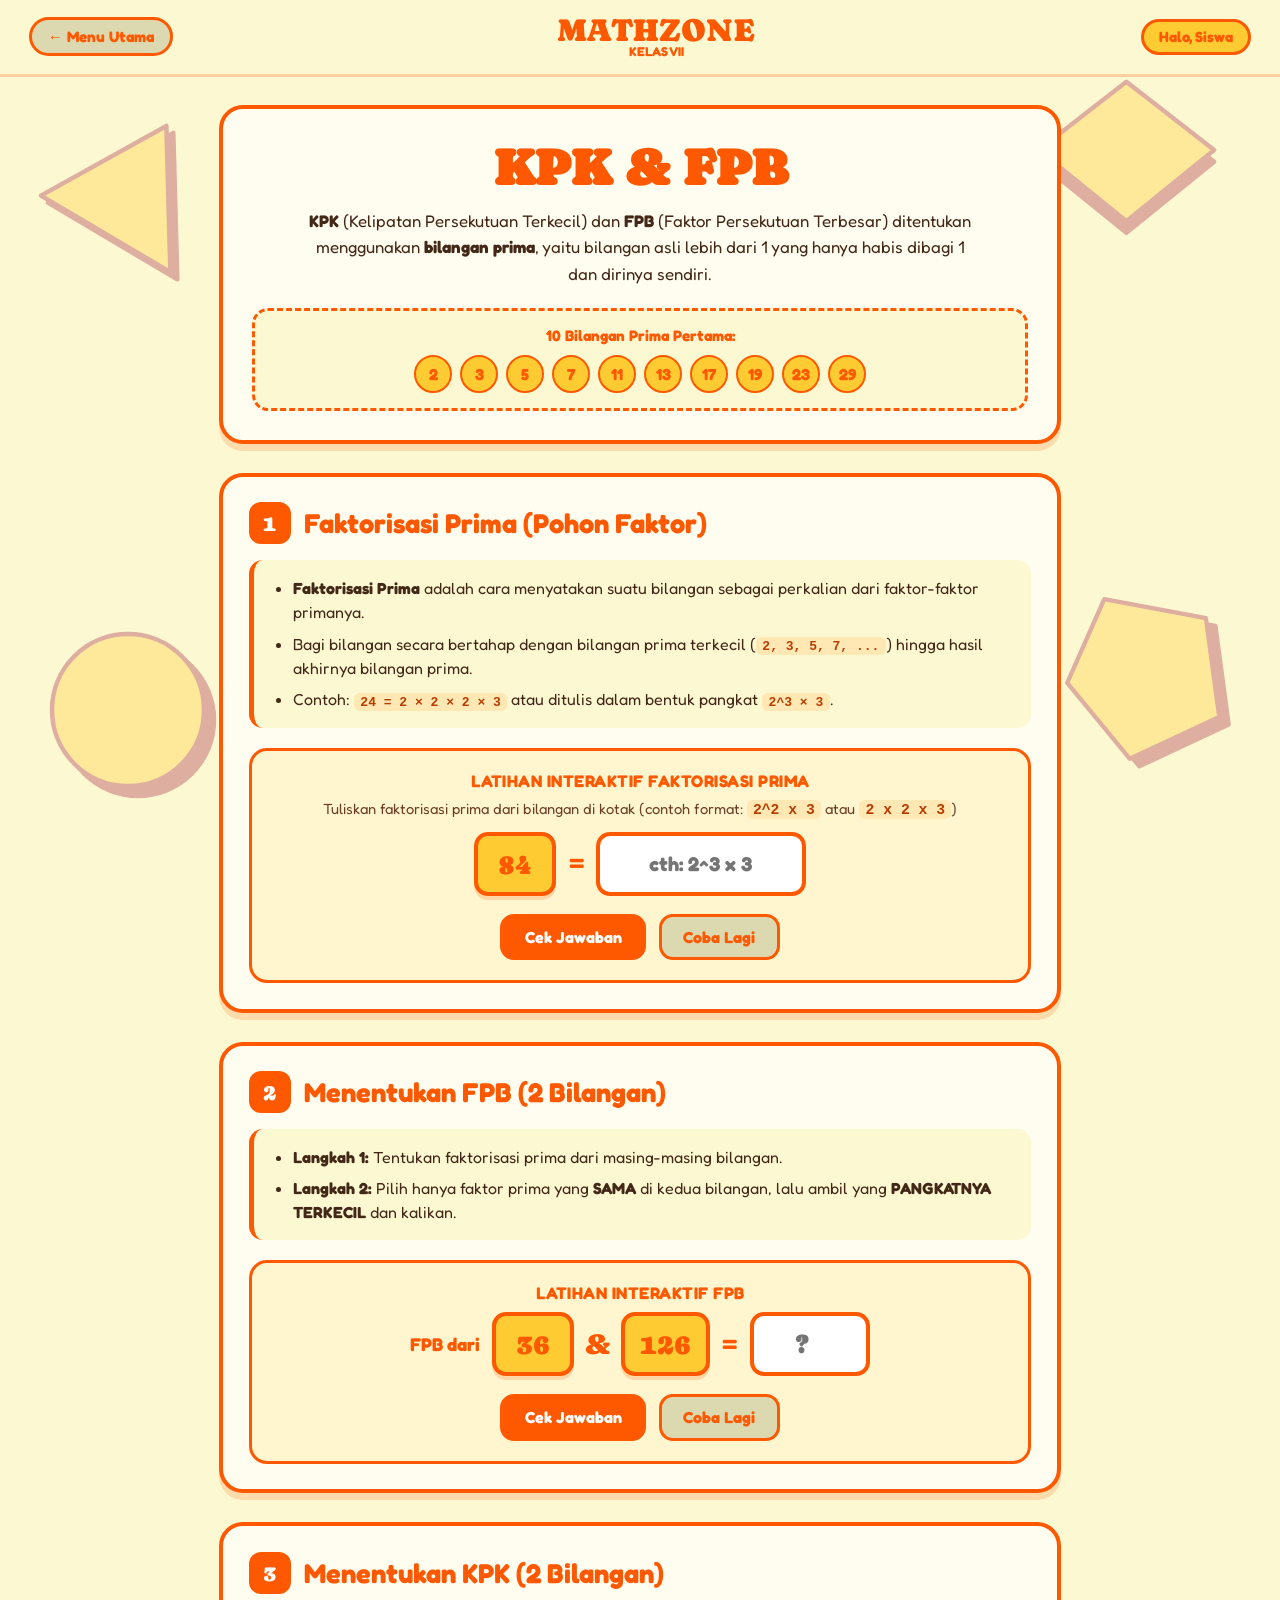
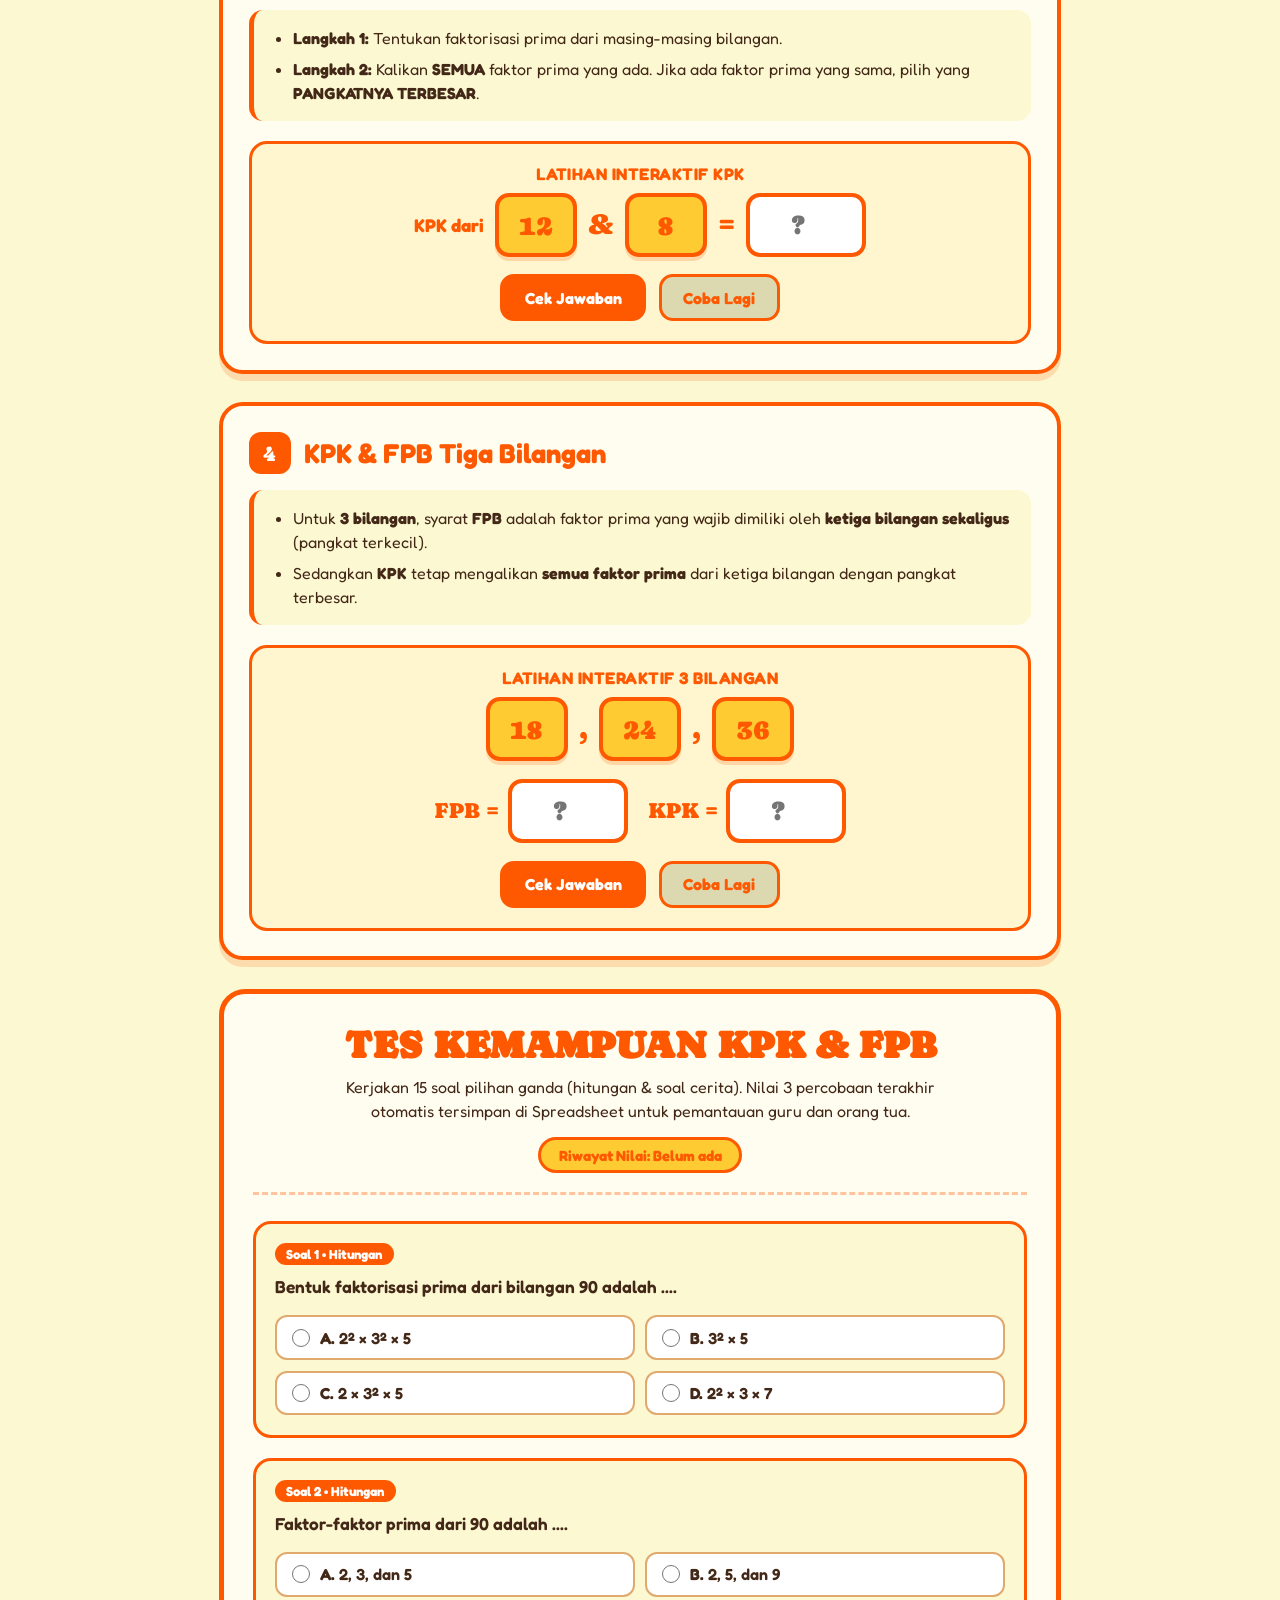
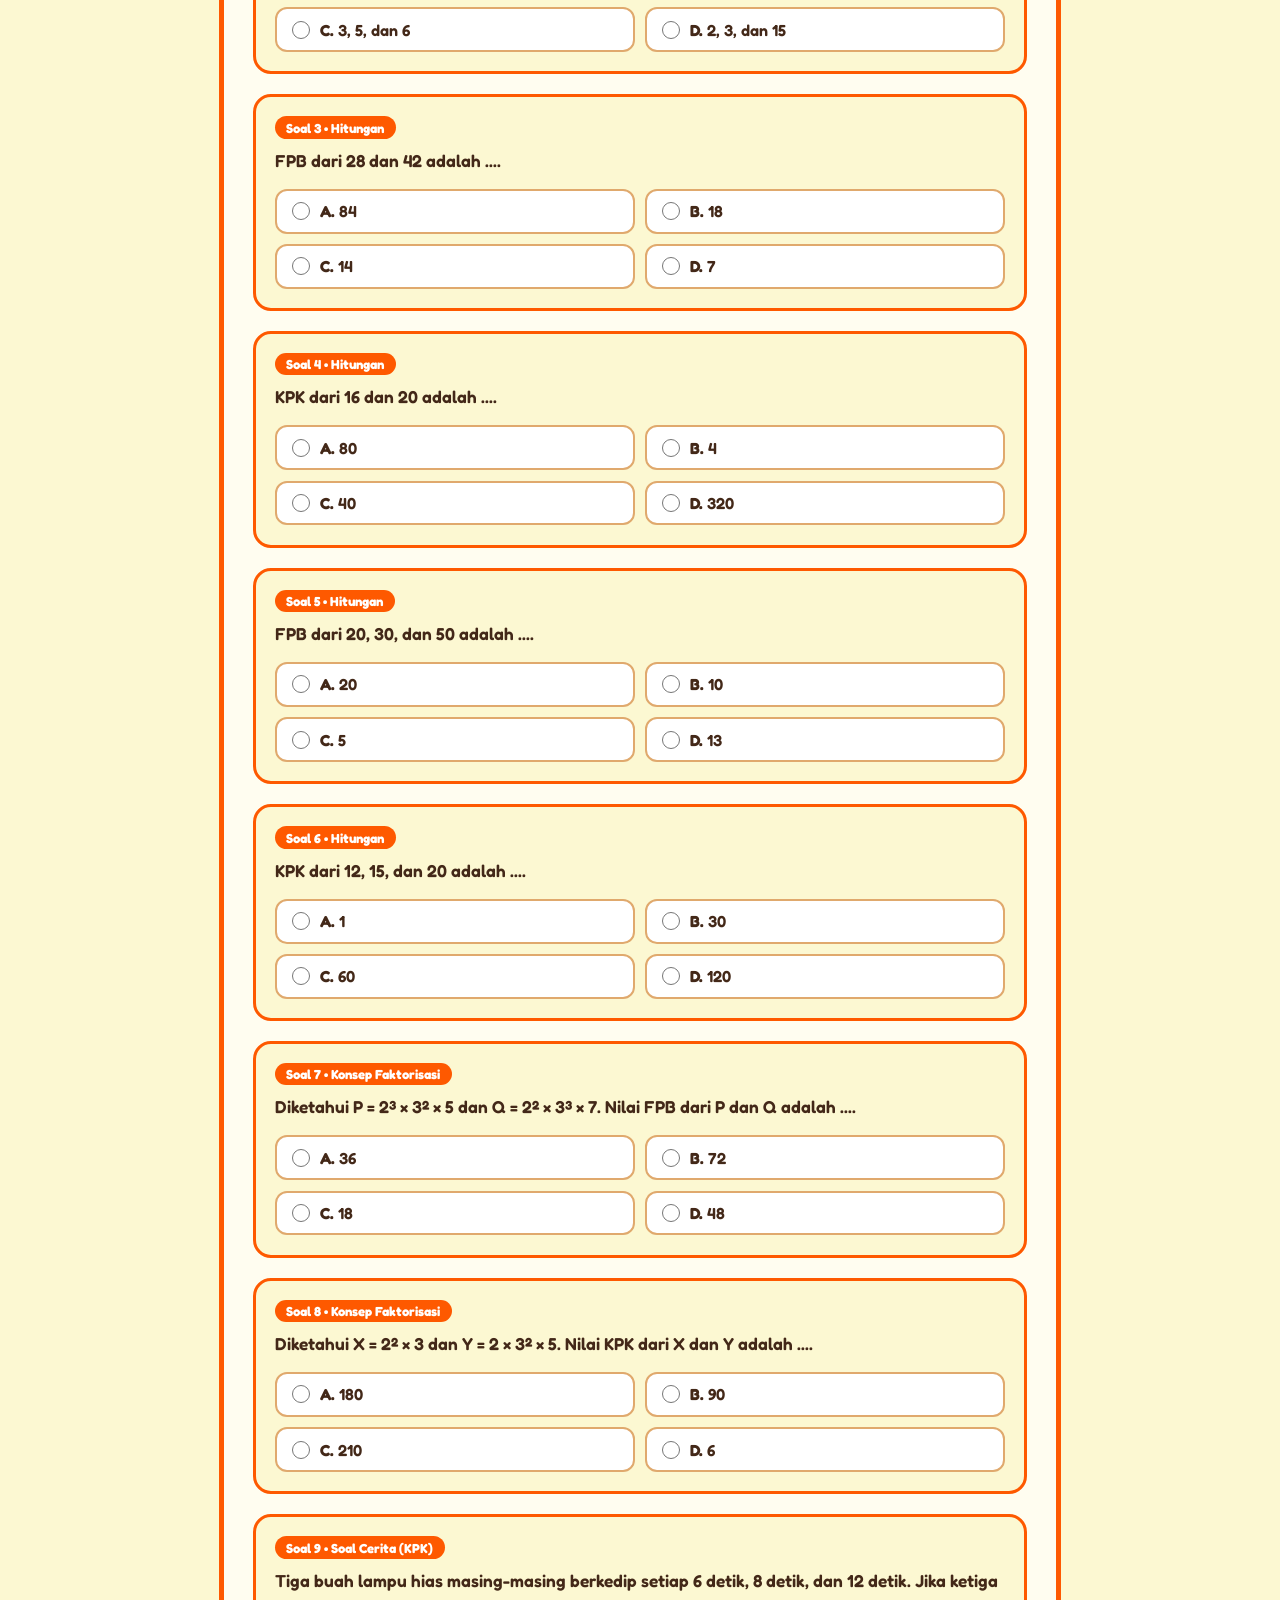
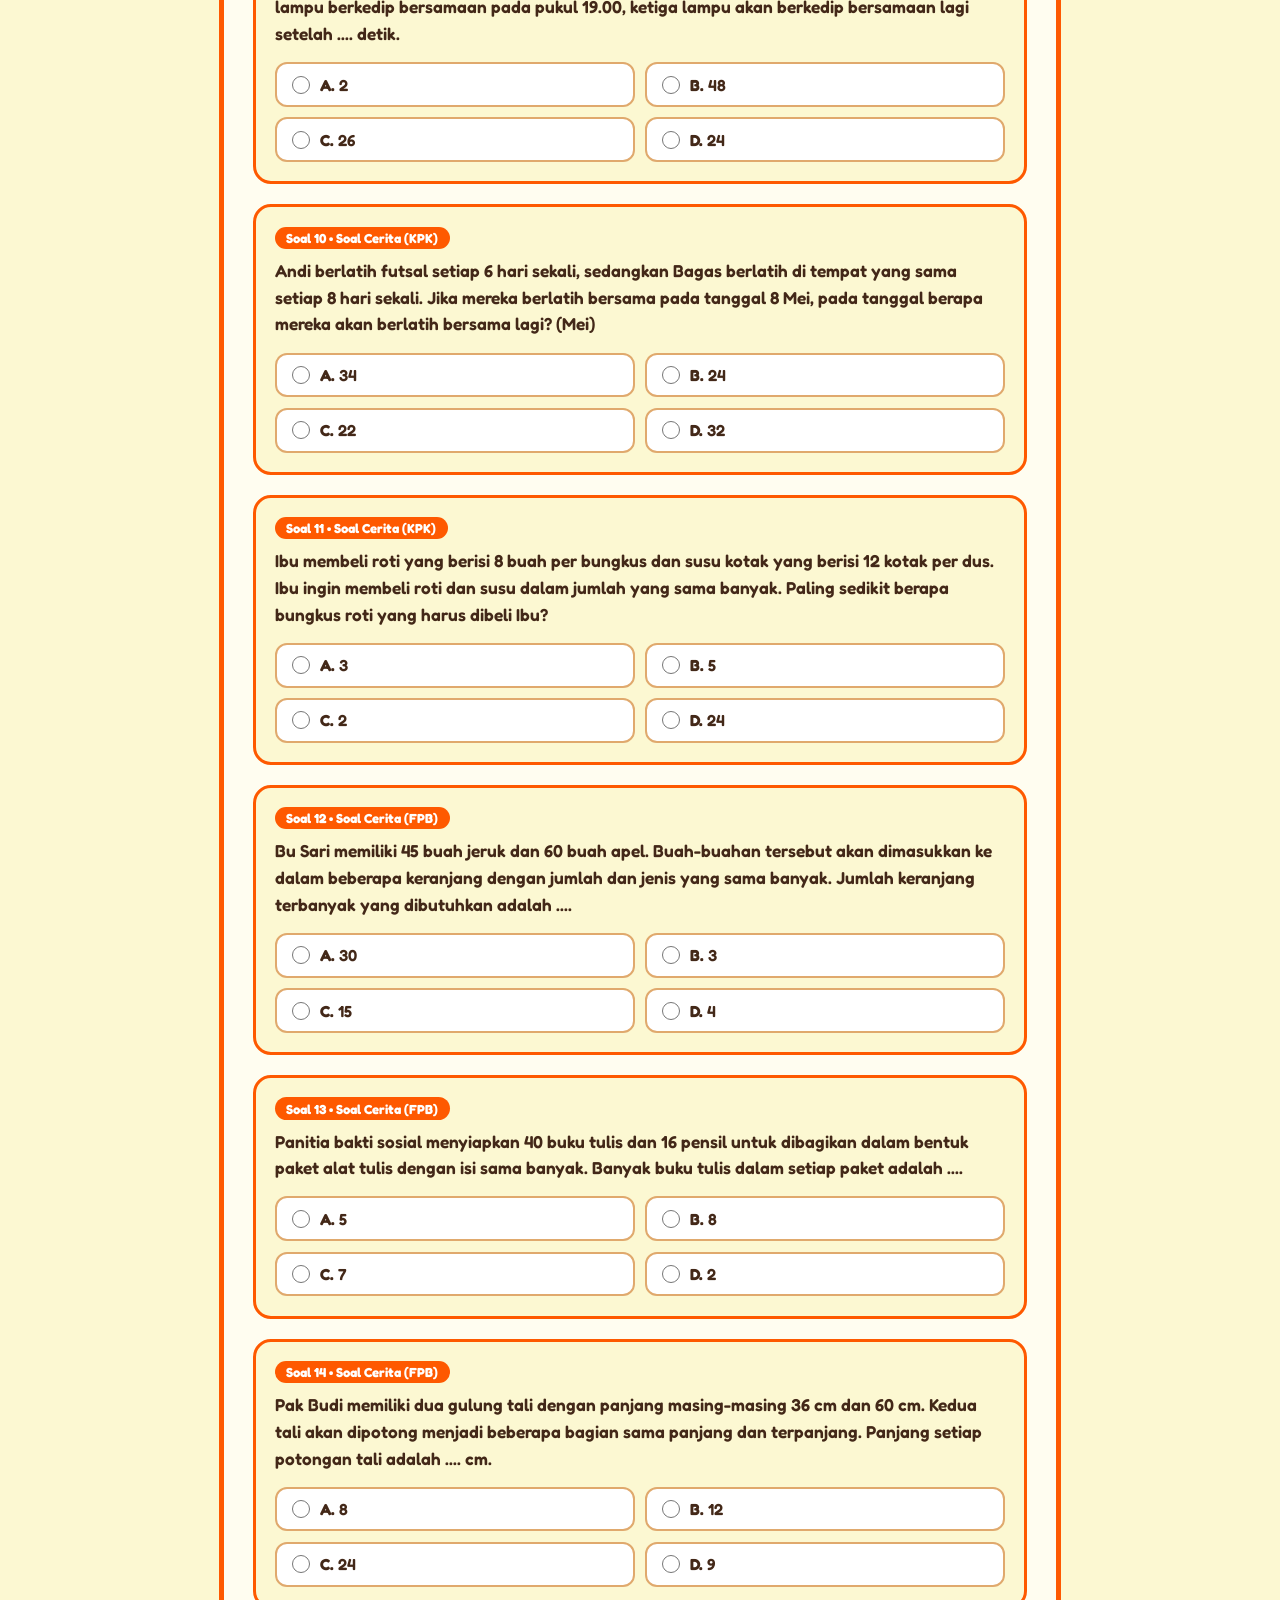
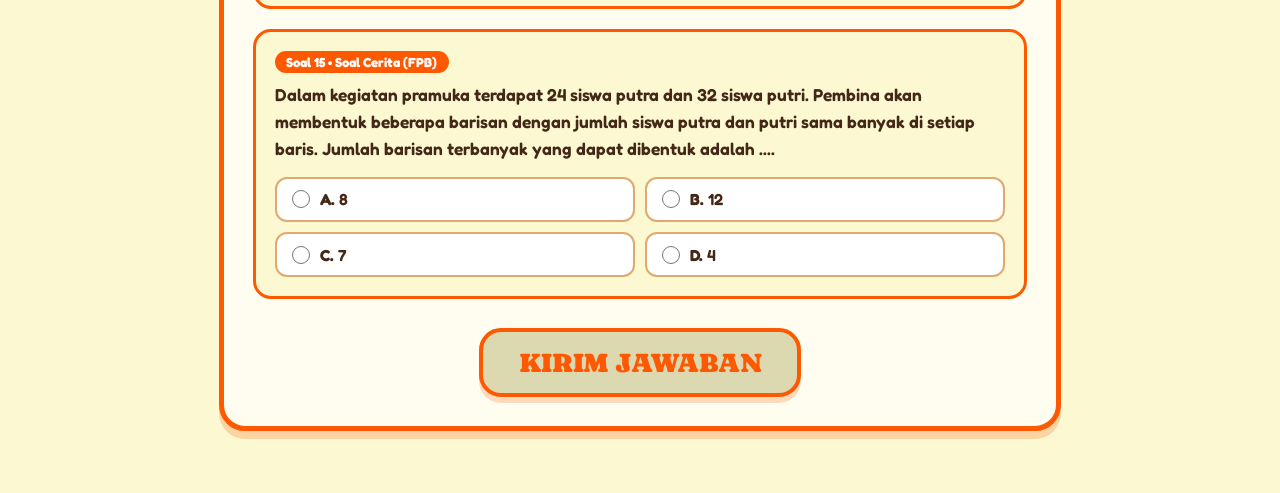
<file: kpkfpb.html>
<!doctype html>
<html lang="id">
  <head>
    <meta charset="UTF-8" />
    <meta name="viewport" content="width=device-width, initial-scale=1.0" />
    <title>KPK &amp; FPB - MATHZONE Kelas VII</title>
    <link rel="preconnect" href="https://fonts.googleapis.com" />
    <link rel="preconnect" href="https://fonts.gstatic.com" crossorigin />
    <link
      href="https://fonts.googleapis.com/css2?family=Caprasimo&family=Fredoka:wght@500;600;700&display=swap"
      rel="stylesheet"
    />
    <link rel="stylesheet" href="kpkfpb.css" />
  </head>
  <body>
    <!-- Latar Belakang Bangun Datar Beranimasi -->
    <div class="shapes-bg" aria-hidden="true">
      <svg class="shape shape-triangle" viewBox="0 0 180 190">
        <polygon points="22,95 148,25 152,172" class="shape-shadow" />
        <polygon points="15,88 141,18 145,165" class="shape-fill" />
      </svg>
      <svg class="shape shape-diamond" viewBox="0 0 210 180">
        <polygon points="105,22 195,92 105,165 15,92" class="shape-shadow" />
        <polygon points="105,10 195,80 105,153 15,80" class="shape-fill" />
      </svg>
      <svg class="shape shape-pentagon" viewBox="0 0 200 200">
        <polygon
          points="65,24 172,44 186,148 92,192 26,112"
          class="shape-shadow"
        />
        <polygon
          points="55,16 162,36 176,140 82,184 16,104"
          class="shape-fill"
        />
      </svg>
      <svg class="shape shape-circle" viewBox="0 0 190 190">
        <circle cx="100" cy="100" r="76" class="shape-shadow" />
        <circle cx="90" cy="90" r="76" class="shape-fill" />
      </svg>
    </div>

    <!-- Header Navigasi Atas -->
    <header class="top-bar">
      <a href="menu_utama.html" class="back-btn">&larr; Menu Utama</a>

      <div class="brand-logo">
        <span class="main-title">MATHZONE</span>
        <span class="sub-title">KELAS VII</span>
      </div>

      <div class="student-badge" id="studentBadge">Halo, Siswa</div>
    </header>

    <!-- Konten Utama -->
    <main class="content-wrapper">
      <!-- Hero Judul Materi -->
      <section class="hero-card">
        <h1 class="page-title">KPK &amp; FPB</h1>
        <p class="hero-desc">
          <strong>KPK</strong> (Kelipatan Persekutuan Terkecil) dan
          <strong>FPB</strong> (Faktor Persekutuan Terbesar) ditentukan
          menggunakan <strong>bilangan prima</strong>, yaitu bilangan asli lebih
          dari 1 yang hanya habis dibagi 1 dan dirinya sendiri.
        </p>

        <!-- Deret Bilangan Prima Awal -->
        <div class="prime-box" aria-label="Contoh bilangan prima pertama">
          <p class="prime-title">10 Bilangan Prima Pertama:</p>
          <div class="prime-list">
            <span>2</span><span>3</span><span>5</span><span>7</span
            ><span>11</span> <span>13</span><span>17</span><span>19</span
            ><span>23</span><span>29</span>
          </div>
        </div>
      </section>

      <!-- ==========================================
         1. MATERI FAKTORISASI PRIMA
         ========================================== -->
      <section class="materi-card" id="materi-faktorisasi">
        <div class="materi-header">
          <span class="materi-number">1</span>
          <h2>Faktorisasi Prima (Pohon Faktor)</h2>
        </div>

        <div class="materi-rules">
          <ul>
            <li>
              <strong>Faktorisasi Prima</strong> adalah cara menyatakan suatu
              bilangan sebagai perkalian dari faktor-faktor primanya.
            </li>
            <li>
              Bagi bilangan secara bertahap dengan bilangan prima terkecil
              (<code>2, 3, 5, 7, ...</code>) hingga hasil akhirnya bilangan
              prima.
            </li>
            <li>
              Contoh: <code>24 = 2 &times; 2 &times; 2 &times; 3</code> atau
              ditulis dalam bentuk pangkat <code>2^3 &times; 3</code>.
            </li>
          </ul>
        </div>

        <div class="practice-box">
          <h3>Latihan Interaktif Faktorisasi Prima</h3>
          <p class="practice-hint">
            Tuliskan faktorisasi prima dari bilangan di kotak (contoh format:
            <code>2^2 x 3</code> atau <code>2 x 2 x 3</code>)
          </p>
          <div class="equation-row">
            <div class="num-box" id="factor-boxA">24</div>
            <span class="op-symbol">=</span>
            <input
              type="text"
              class="ans-input text-wide"
              id="factor-input"
              placeholder="cth: 2^3 x 3"
              autocomplete="off"
              aria-label="Jawaban faktorisasi prima"
            />
          </div>
          <div class="practice-actions">
            <button
              type="button"
              class="btn-check"
              onclick="cekLatihan('factor')"
            >
              Cek Jawaban
            </button>
            <button
              type="button"
              class="btn-retry"
              onclick="buatSoalLatihan('factor')"
            >
              Coba Lagi
            </button>
          </div>
          <div class="feedback-box" id="factor-feedback" hidden></div>
        </div>
      </section>

      <!-- ==========================================
         2. MATERI MENENTUKAN FPB (2 BILANGAN)
         ========================================== -->
      <section class="materi-card" id="materi-fpb">
        <div class="materi-header">
          <span class="materi-number">2</span>
          <h2>Menentukan FPB (2 Bilangan)</h2>
        </div>

        <div class="materi-rules">
          <ul>
            <li>
              <strong>Langkah 1:</strong> Tentukan faktorisasi prima dari
              masing-masing bilangan.
            </li>
            <li>
              <strong>Langkah 2:</strong> Pilih hanya faktor prima yang
              <strong>SAMA</strong> di kedua bilangan, lalu ambil yang
              <strong>PANGKATNYA TERKECIL</strong> dan kalikan.
            </li>
          </ul>
        </div>

        <div class="practice-box">
          <h3>Latihan Interaktif FPB</h3>
          <div class="equation-row">
            <span class="label-tag">FPB dari</span>
            <div class="num-box" id="fpb-boxA">12</div>
            <span class="op-symbol">&amp;</span>
            <div class="num-box" id="fpb-boxB">18</div>
            <span class="op-symbol">=</span>
            <input
              type="number"
              class="ans-input"
              id="fpb-input"
              placeholder="?"
              aria-label="Jawaban FPB"
            />
          </div>
          <div class="practice-actions">
            <button type="button" class="btn-check" onclick="cekLatihan('fpb')">
              Cek Jawaban
            </button>
            <button
              type="button"
              class="btn-retry"
              onclick="buatSoalLatihan('fpb')"
            >
              Coba Lagi
            </button>
          </div>
          <div class="feedback-box" id="fpb-feedback" hidden></div>
        </div>
      </section>

      <!-- ==========================================
         3. MATERI MENENTUKAN KPK (2 BILANGAN)
         ========================================== -->
      <section class="materi-card" id="materi-kpk">
        <div class="materi-header">
          <span class="materi-number">3</span>
          <h2>Menentukan KPK (2 Bilangan)</h2>
        </div>

        <div class="materi-rules">
          <ul>
            <li>
              <strong>Langkah 1:</strong> Tentukan faktorisasi prima dari
              masing-masing bilangan.
            </li>
            <li>
              <strong>Langkah 2:</strong> Kalikan <strong>SEMUA</strong> faktor
              prima yang ada. Jika ada faktor prima yang sama, pilih yang
              <strong>PANGKATNYA TERBESAR</strong>.
            </li>
          </ul>
        </div>

        <div class="practice-box">
          <h3>Latihan Interaktif KPK</h3>
          <div class="equation-row">
            <span class="label-tag">KPK dari</span>
            <div class="num-box" id="kpk-boxA">12</div>
            <span class="op-symbol">&amp;</span>
            <div class="num-box" id="kpk-boxB">15</div>
            <span class="op-symbol">=</span>
            <input
              type="number"
              class="ans-input"
              id="kpk-input"
              placeholder="?"
              aria-label="Jawaban KPK"
            />
          </div>
          <div class="practice-actions">
            <button type="button" class="btn-check" onclick="cekLatihan('kpk')">
              Cek Jawaban
            </button>
            <button
              type="button"
              class="btn-retry"
              onclick="buatSoalLatihan('kpk')"
            >
              Coba Lagi
            </button>
          </div>
          <div class="feedback-box" id="kpk-feedback" hidden></div>
        </div>
      </section>

      <!-- ==========================================
         4. MATERI KPK & FPB TIGA BILANGAN
         ========================================== -->
      <section class="materi-card" id="materi-trio">
        <div class="materi-header">
          <span class="materi-number">4</span>
          <h2>KPK &amp; FPB Tiga Bilangan</h2>
        </div>

        <div class="materi-rules">
          <ul>
            <li>
              Untuk <strong>3 bilangan</strong>, syarat
              <strong>FPB</strong> adalah faktor prima yang wajib dimiliki oleh
              <strong>ketiga bilangan sekaligus</strong> (pangkat terkecil).
            </li>
            <li>
              Sedangkan <strong>KPK</strong> tetap mengalikan
              <strong>semua faktor prima</strong> dari ketiga bilangan dengan
              pangkat terbesar.
            </li>
          </ul>
        </div>

        <div class="practice-box">
          <h3>Latihan Interaktif 3 Bilangan</h3>
          <div class="equation-row">
            <div class="num-box" id="trio-boxA">12</div>
            <span class="op-symbol">,</span>
            <div class="num-box" id="trio-boxB">18</div>
            <span class="op-symbol">,</span>
            <div class="num-box" id="trio-boxC">24</div>
          </div>
          <div class="dual-input-row">
            <div class="sub-input-group">
              <label for="trio-fpb-input">FPB =</label>
              <input
                type="number"
                class="ans-input"
                id="trio-fpb-input"
                placeholder="?"
              />
            </div>
            <div class="sub-input-group">
              <label for="trio-kpk-input">KPK =</label>
              <input
                type="number"
                class="ans-input"
                id="trio-kpk-input"
                placeholder="?"
              />
            </div>
          </div>
          <div class="practice-actions">
            <button
              type="button"
              class="btn-check"
              onclick="cekLatihan('trio')"
            >
              Cek Jawaban
            </button>
            <button
              type="button"
              class="btn-retry"
              onclick="buatSoalLatihan('trio')"
            >
              Coba Lagi
            </button>
          </div>
          <div class="feedback-box" id="trio-feedback" hidden></div>
        </div>
      </section>

      <!-- ==========================================
         5. TES KEMAMPUAN (15 SOAL ABCD)
         ========================================== -->
      <section class="quiz-section" id="tes-kemampuan">
        <div class="quiz-header">
          <h2>TES KEMAMPUAN KPK &amp; FPB</h2>
          <p>
            Kerjakan 15 soal pilihan ganda (hitungan &amp; soal cerita). Nilai 3
            percobaan terakhir otomatis tersimpan di Spreadsheet untuk
            pemantauan guru dan orang tua.
          </p>
          <div class="history-pill" id="attemptHistoryPill">
            Riwayat Nilai: Belum ada
          </div>
        </div>

        <form id="quizForm">
          <div id="quizContainer" class="quiz-list"></div>

          <div class="quiz-footer">
            <button type="submit" id="submitQuizBtn" class="btn-submit-quiz">
              KIRIM JAWABAN
            </button>
            <button
              type="button"
              id="retakeQuizBtn"
              class="btn-retake-quiz"
              hidden
            >
              KERJAKAN ULANG (SOAL BARU)
            </button>
          </div>
        </form>

        <div id="quizResultPanel" class="result-panel" hidden></div>
      </section>
    </main>

    <script src="kpkfpb.js"></script>
  </body>
</html>
</file>
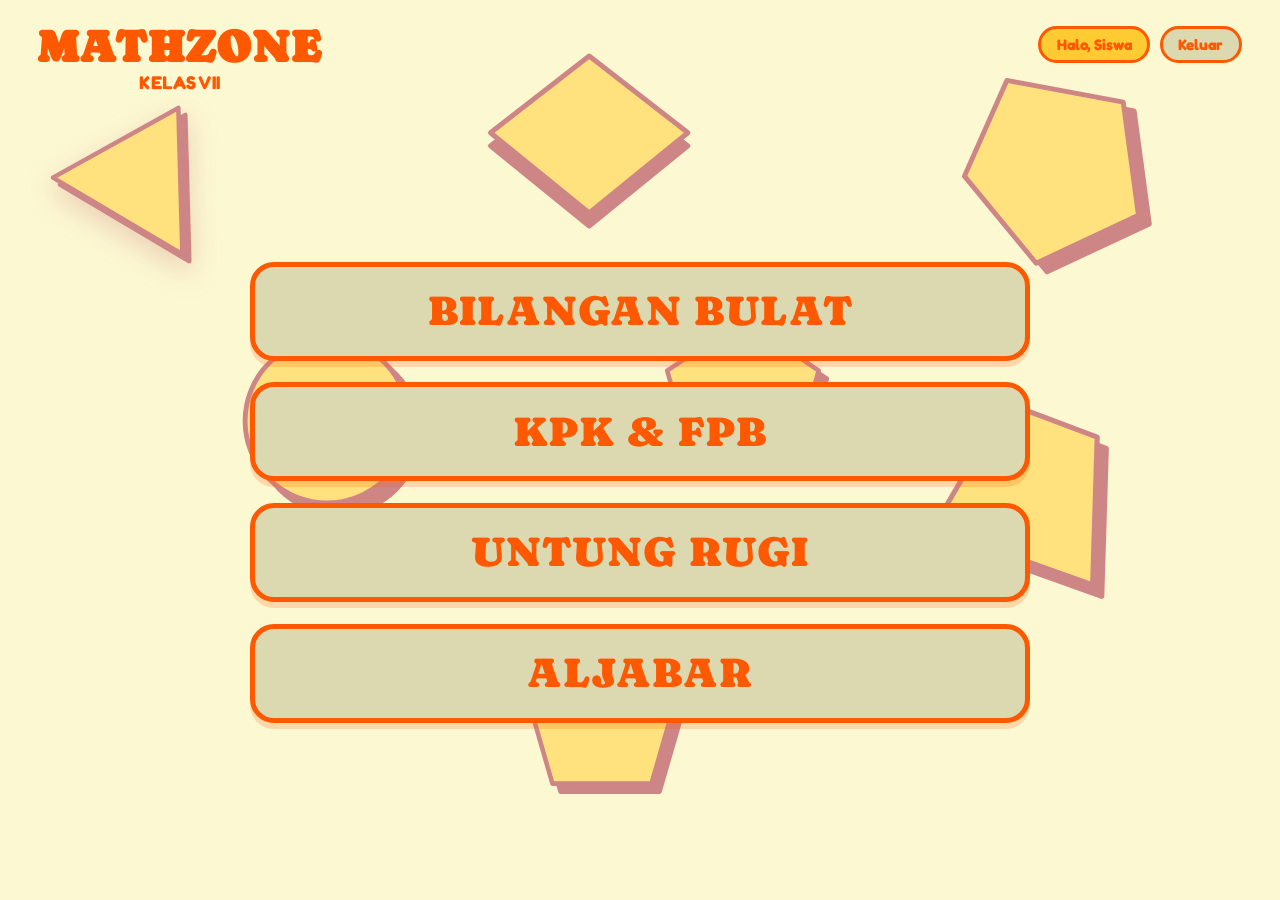
<file: menu_utama.html>
<!doctype html>
<html lang="id">
  <head>
    <meta charset="UTF-8" />
    <meta name="viewport" content="width=device-width, initial-scale=1.0" />
    <title>Menu Utama - MATHZONE Kelas VII</title>
    <!-- Google Fonts (Sama dengan halaman index) -->
    <link rel="preconnect" href="https://fonts.googleapis.com" />
    <link rel="preconnect" href="https://fonts.gstatic.com" crossorigin />
    <link
      href="https://fonts.googleapis.com/css2?family=Caprasimo&family=Fredoka:wght@500;600;700&display=swap"
      rel="stylesheet"
    />
    <link rel="stylesheet" href="menu_utama.css" />
  </head>
  <body>
    <!-- Latar Belakang 7 Bangun Datar Beranimasi -->
    <div class="shapes-bg" aria-hidden="true">
      <!-- 1. Segitiga (Kiri Atas) -->
      <svg class="shape shape-triangle" viewBox="0 0 180 190">
        <polygon points="22,95 148,25 152,172" class="shape-shadow" />
        <polygon points="15,88 141,18 145,165" class="shape-fill" />
      </svg>

      <!-- 2. Belah Ketupat (Tengah Atas) -->
      <svg class="shape shape-diamond" viewBox="0 0 210 180">
        <polygon points="105,22 195,92 105,165 15,92" class="shape-shadow" />
        <polygon points="105,10 195,80 105,153 15,80" class="shape-fill" />
      </svg>

      <!-- 3. Segilima (Kanan Atas) -->
      <svg class="shape shape-pentagon-top" viewBox="0 0 200 200">
        <polygon
          points="65,24 172,44 186,148 92,192 26,112"
          class="shape-shadow"
        />
        <polygon
          points="55,16 162,36 176,140 82,184 16,104"
          class="shape-fill"
        />
      </svg>

      <!-- 4. Lingkaran (Kiri Tengah) -->
      <svg class="shape shape-circle" viewBox="0 0 190 190">
        <circle cx="100" cy="100" r="76" class="shape-shadow" />
        <circle cx="90" cy="90" r="76" class="shape-fill" />
      </svg>

      <!-- 5. Segilima (Tengah) -->
      <svg class="shape shape-pentagon-mid" viewBox="0 0 190 180">
        <polygon
          points="98,22 172,72 146,162 48,162 22,72"
          class="shape-shadow"
        />
        <polygon
          points="90,14 164,64 138,154 40,154 14,64"
          class="shape-fill"
        />
      </svg>

      <!-- 6. Trapesium (Kanan Tengah) -->
      <svg class="shape shape-trapezoid" viewBox="0 0 180 195">
        <polygon points="82,24 162,54 158,184 18,134" class="shape-shadow" />
        <polygon points="74,14 154,44 150,174 10,124" class="shape-fill" />
      </svg>

      <!-- 7. Segilima (Tengah Bawah) -->
      <svg class="shape shape-pentagon-bottom" viewBox="0 0 190 180">
        <polygon
          points="98,22 172,72 146,162 48,162 22,72"
          class="shape-shadow"
        />
        <polygon
          points="90,14 164,64 138,154 40,154 14,64"
          class="shape-fill"
        />
      </svg>
    </div>

    <!-- Header Atas: Logo Kiri & Info Siswa Kanan -->
    <header class="top-bar">
      <div class="brand-logo">
        <h1 class="main-title">MATHZONE</h1>
        <p class="sub-title">KELAS VII</p>
      </div>

      <div class="user-panel">
        <span id="studentBadge" class="student-badge">Halo, Siswa</span>
        <button
          type="button"
          id="logoutBtn"
          class="logout-btn"
          title="Keluar ke halaman awal"
        >
          Keluar
        </button>
      </div>
    </header>

    <!-- Konten Utama: 4 Pilihan Materi -->
    <main class="menu-container">
      <nav class="menu-list" aria-label="Pilih Materi Matematika">
        <a
          href="bilbul.html"
          class="menu-btn"
          data-materi="NILAI_BILANGAN_BUAT"
        >
          <span class="menu-text">BILANGAN BULAT</span>
          <span class="score-tag" hidden></span>
        </a>

        <a href="kpkfpb.html" class="menu-btn" data-materi="KPK_FPB">
          <span class="menu-text">KPK &amp; FPB</span>
          <span class="score-tag" hidden></span>
        </a>

        <a href="untung.html" class="menu-btn" data-materi="UNTUNG_RUGI">
          <span class="menu-text">UNTUNG RUGI</span>
          <span class="score-tag" hidden></span>
        </a>

        <a href="aljabar.html" class="menu-btn" data-materi="ALJABAR">
          <span class="menu-text">ALJABAR</span>
          <span class="score-tag" hidden></span>
        </a>
      </nav>
    </main>

    <script src="menu_utama.js"></script>
  </body>
</html>
</file>
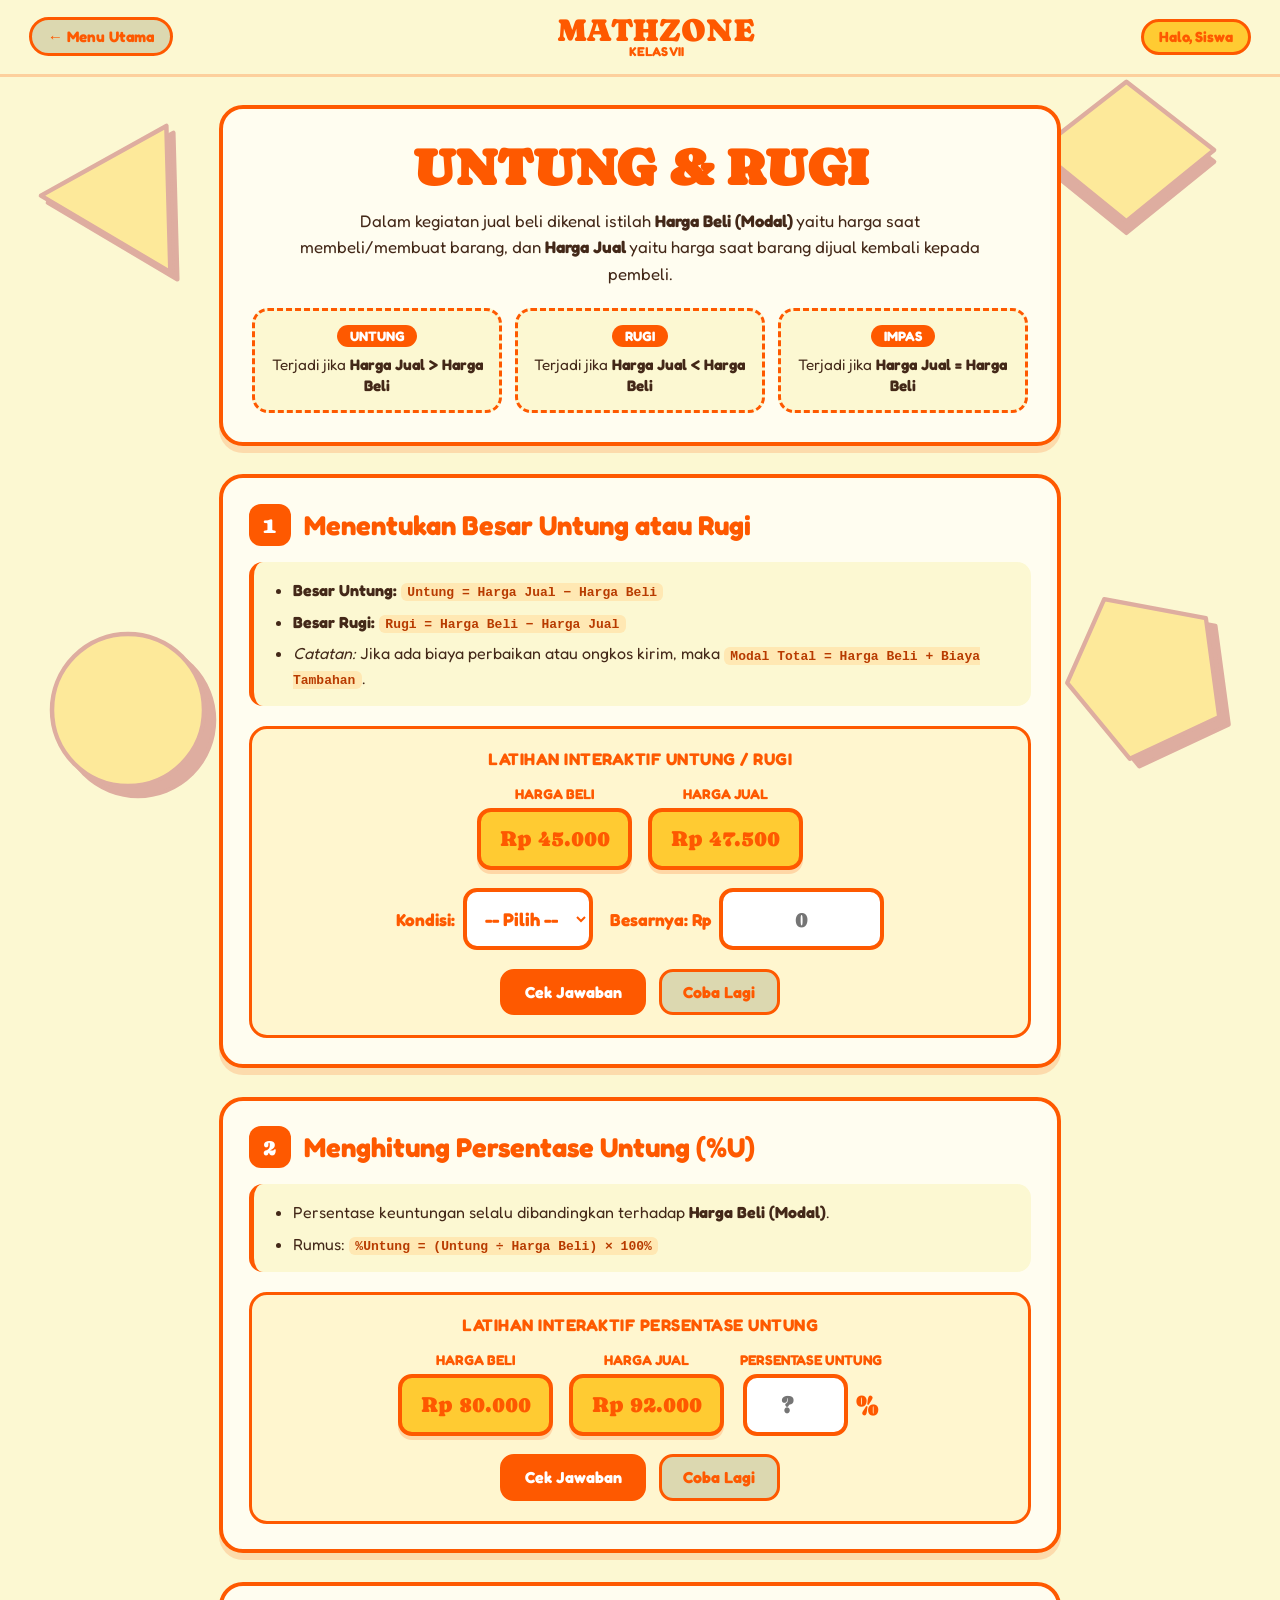
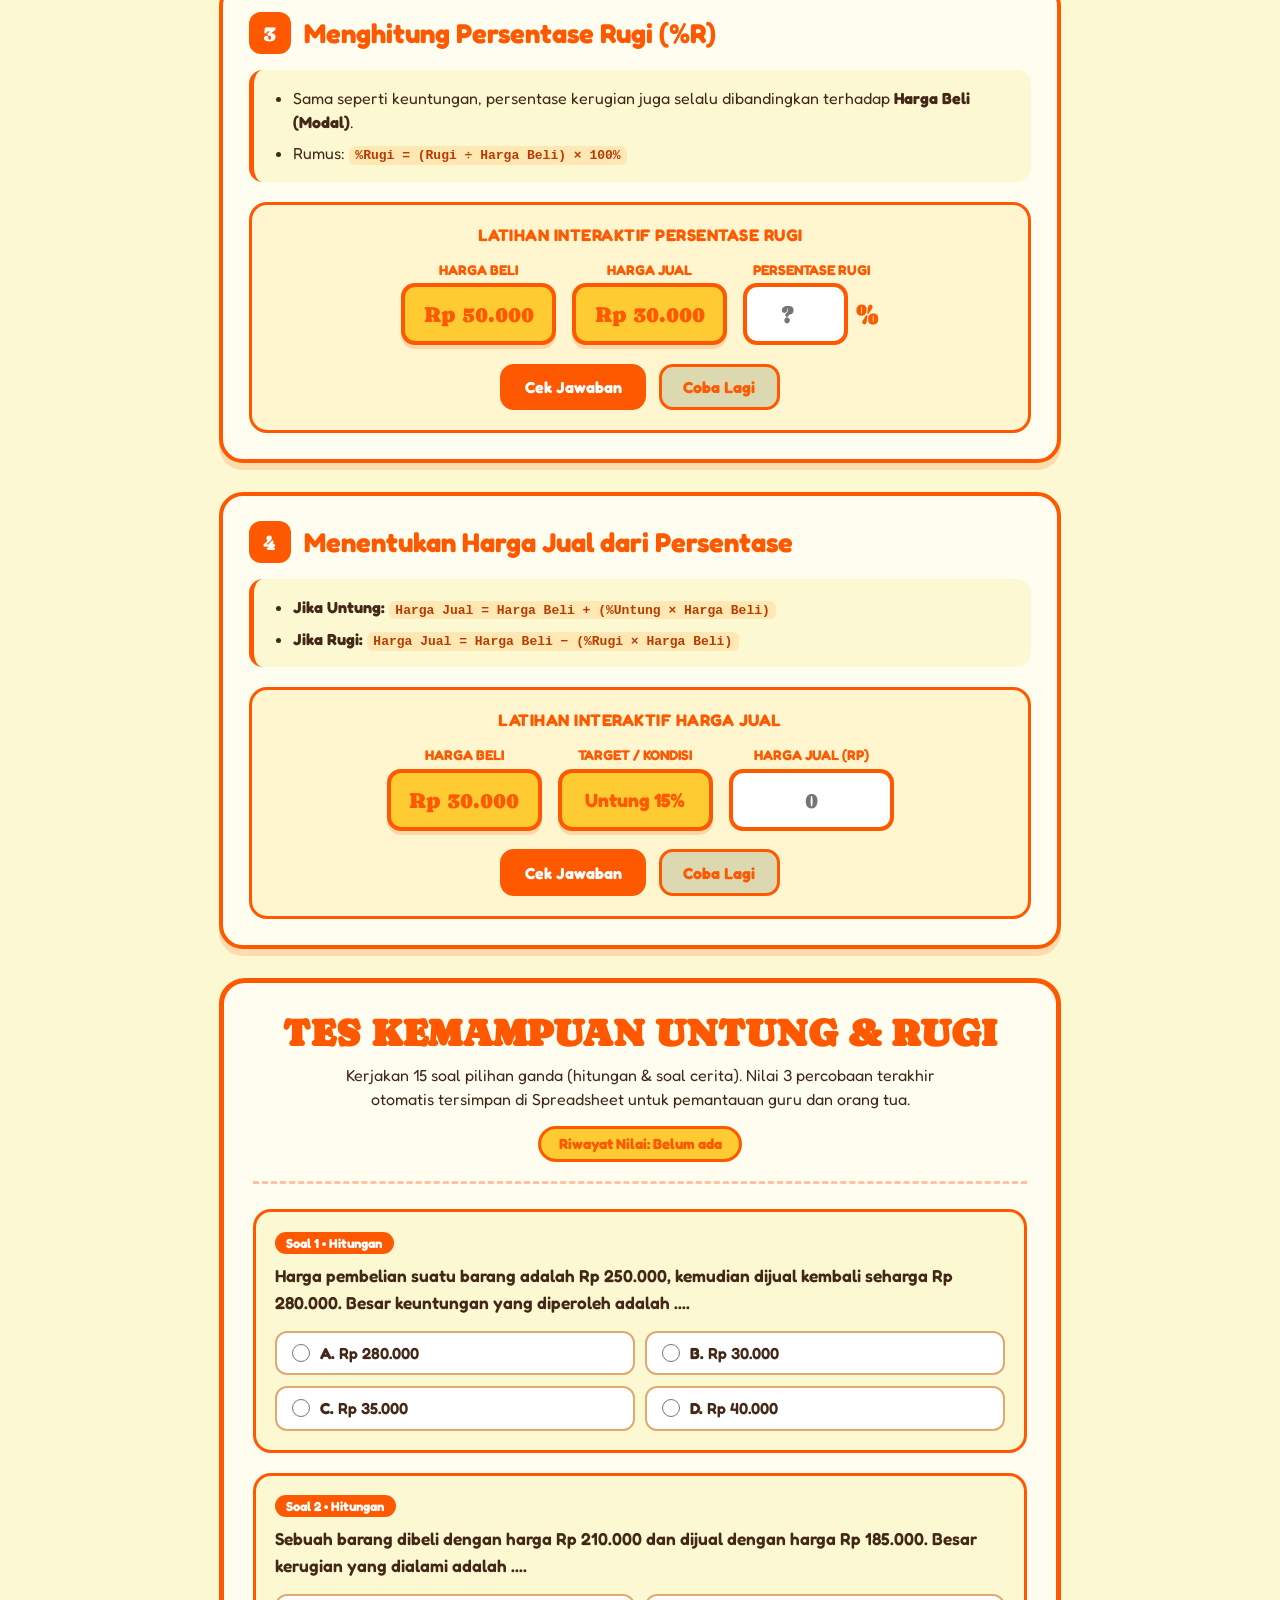
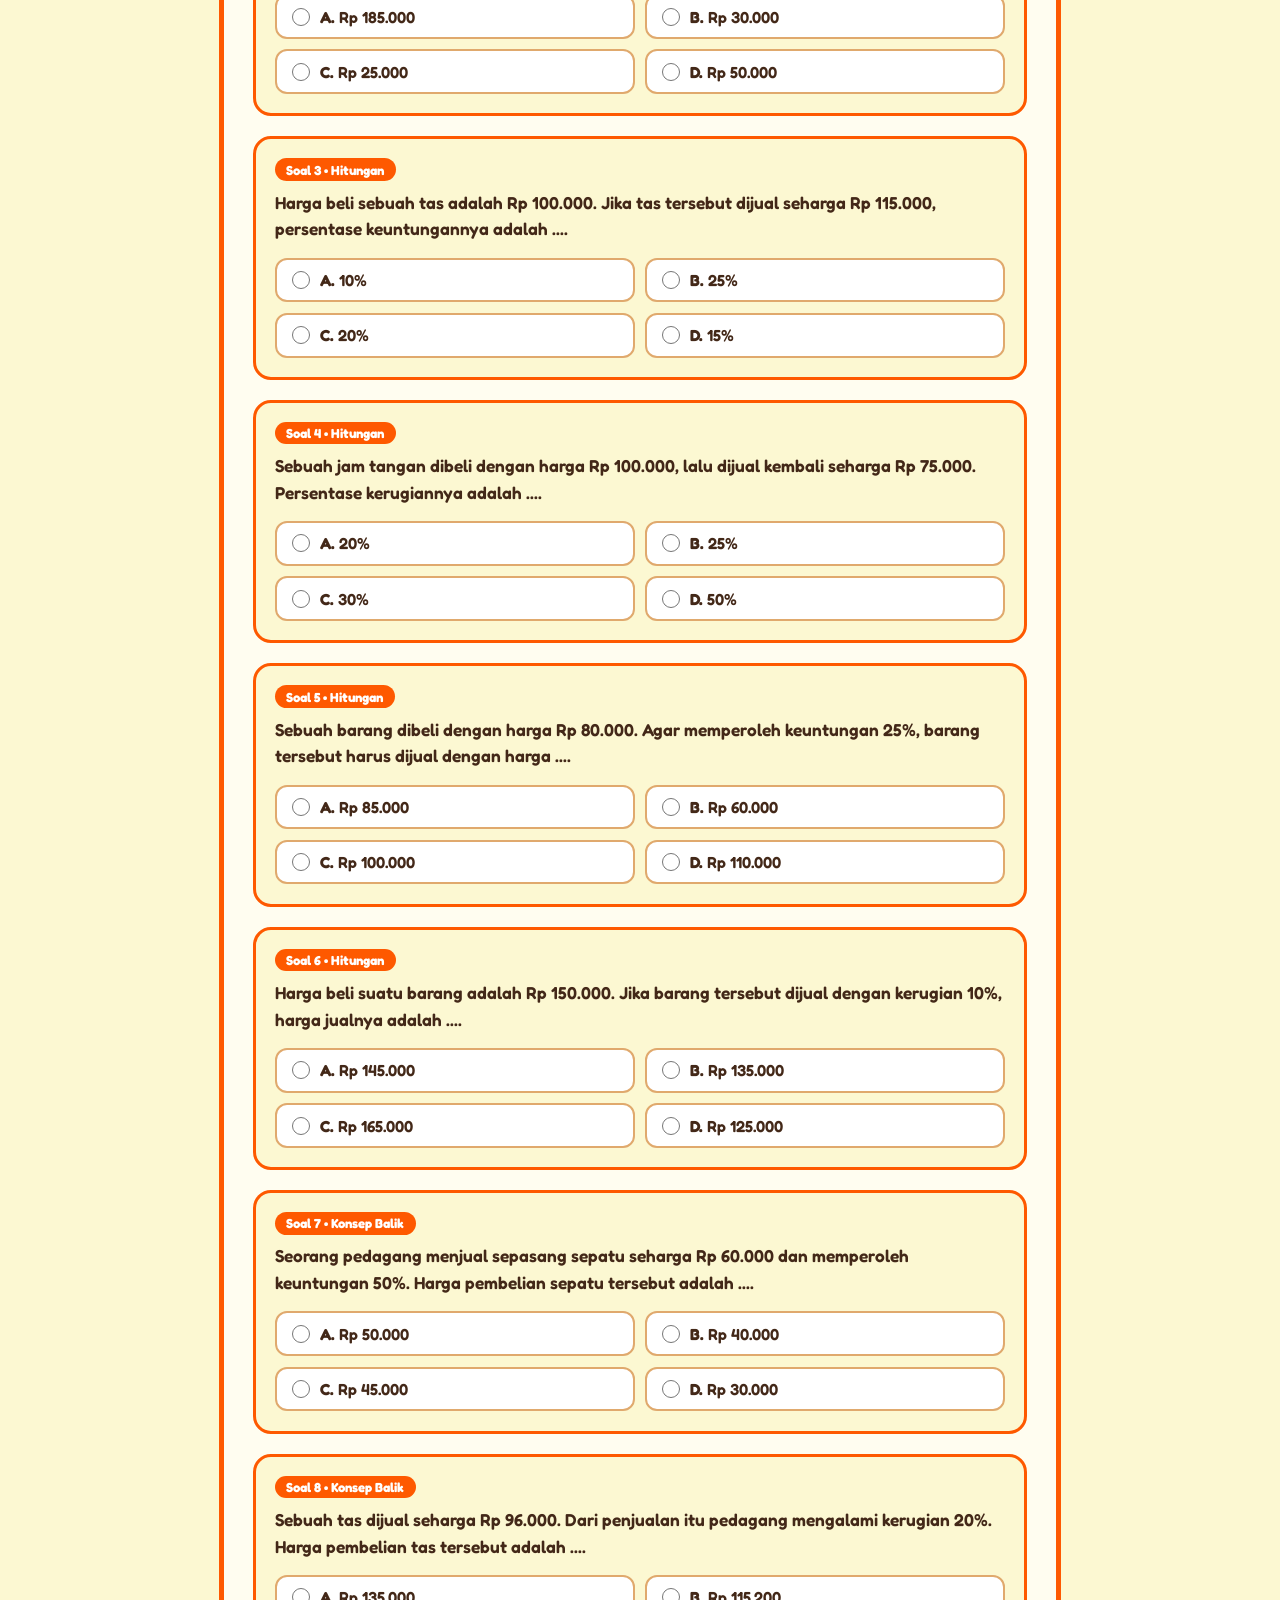
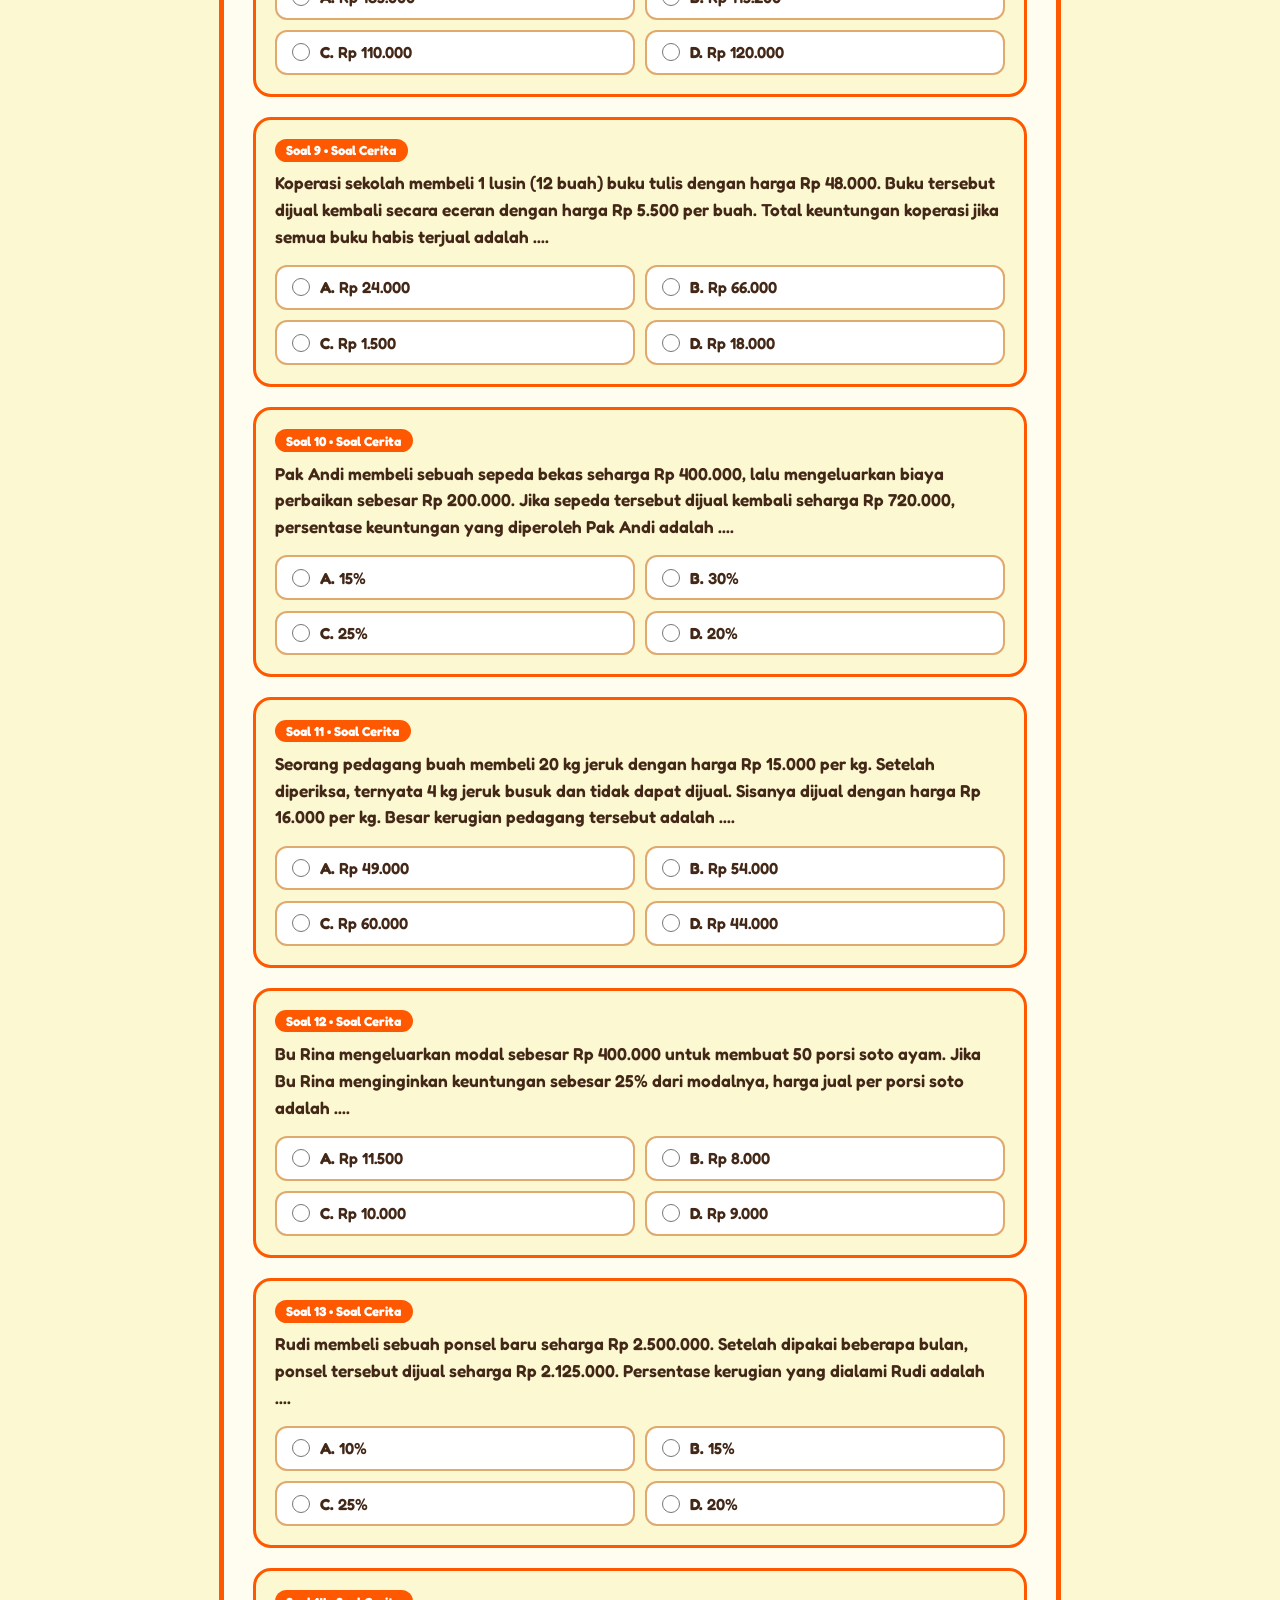
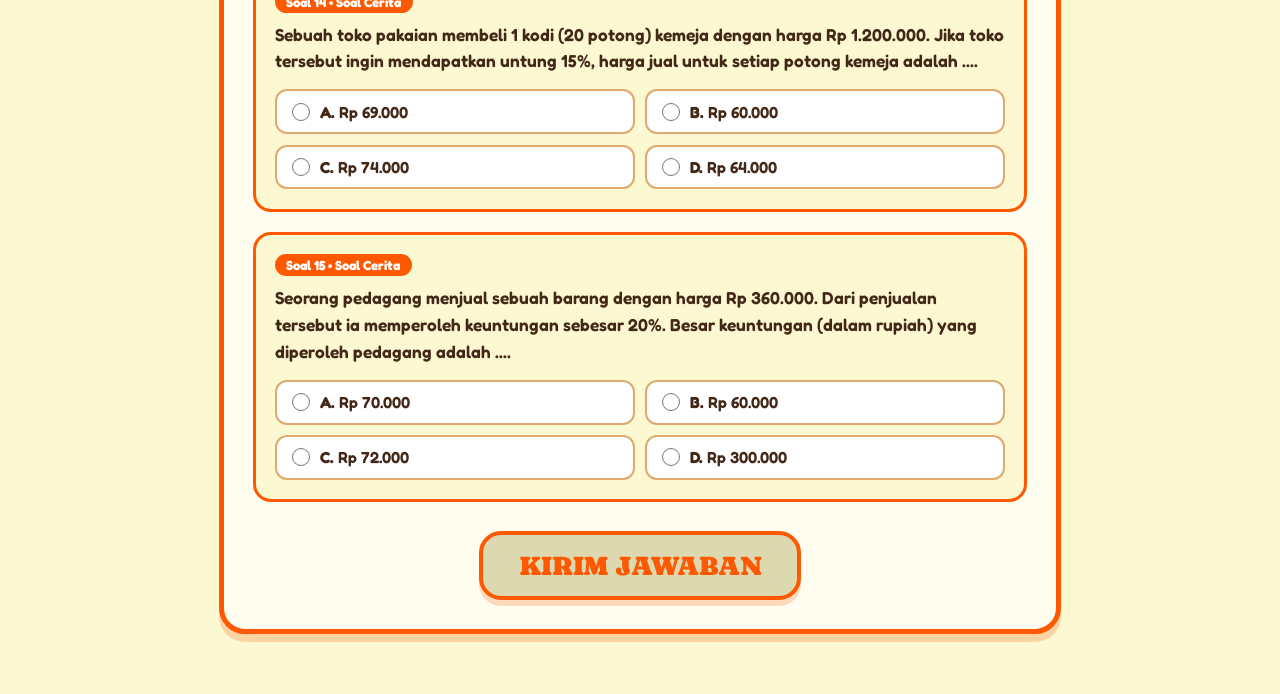
<file: untung.html>
<!doctype html>
<html lang="id">
  <head>
    <meta charset="UTF-8" />
    <meta name="viewport" content="width=device-width, initial-scale=1.0" />
    <title>Untung &amp; Rugi - MATHZONE Kelas VII</title>
    <link rel="preconnect" href="https://fonts.googleapis.com" />
    <link rel="preconnect" href="https://fonts.gstatic.com" crossorigin />
    <link
      href="https://fonts.googleapis.com/css2?family=Caprasimo&family=Fredoka:wght@500;600;700&display=swap"
      rel="stylesheet"
    />
    <link rel="stylesheet" href="untung.css" />
  </head>
  <body>
    <!-- Latar Belakang Bangun Datar Beranimasi -->
    <div class="shapes-bg" aria-hidden="true">
      <svg class="shape shape-triangle" viewBox="0 0 180 190">
        <polygon points="22,95 148,25 152,172" class="shape-shadow" />
        <polygon points="15,88 141,18 145,165" class="shape-fill" />
      </svg>
      <svg class="shape shape-diamond" viewBox="0 0 210 180">
        <polygon points="105,22 195,92 105,165 15,92" class="shape-shadow" />
        <polygon points="105,10 195,80 105,153 15,80" class="shape-fill" />
      </svg>
      <svg class="shape shape-pentagon" viewBox="0 0 200 200">
        <polygon
          points="65,24 172,44 186,148 92,192 26,112"
          class="shape-shadow"
        />
        <polygon
          points="55,16 162,36 176,140 82,184 16,104"
          class="shape-fill"
        />
      </svg>
      <svg class="shape shape-circle" viewBox="0 0 190 190">
        <circle cx="100" cy="100" r="76" class="shape-shadow" />
        <circle cx="90" cy="90" r="76" class="shape-fill" />
      </svg>
    </div>

    <!-- Header Navigasi Atas -->
    <header class="top-bar">
      <a href="menu_utama.html" class="back-btn">&larr; Menu Utama</a>

      <div class="brand-logo">
        <span class="main-title">MATHZONE</span>
        <span class="sub-title">KELAS VII</span>
      </div>

      <div class="student-badge" id="studentBadge">Halo, Siswa</div>
    </header>

    <!-- Konten Utama -->
    <main class="content-wrapper">
      <!-- Hero Judul Materi -->
      <section class="hero-card">
        <h1 class="page-title">UNTUNG &amp; RUGI</h1>
        <p class="hero-desc">
          Dalam kegiatan jual beli dikenal istilah
          <strong>Harga Beli (Modal)</strong> yaitu harga saat membeli/membuat
          barang, dan <strong>Harga Jual</strong> yaitu harga saat barang dijual
          kembali kepada pembeli.
        </p>

        <div class="concept-grid">
          <div class="concept-item">
            <span class="concept-badge">UNTUNG</span>
            <p>Terjadi jika <strong>Harga Jual &gt; Harga Beli</strong></p>
          </div>
          <div class="concept-item">
            <span class="concept-badge">RUGI</span>
            <p>Terjadi jika <strong>Harga Jual &lt; Harga Beli</strong></p>
          </div>
          <div class="concept-item">
            <span class="concept-badge">IMPAS</span>
            <p>Terjadi jika <strong>Harga Jual = Harga Beli</strong></p>
          </div>
        </div>
      </section>

      <!-- ==========================================
         1. MATERI MENENTUKAN UNTUNG ATAU RUGI
         ========================================== -->
      <section class="materi-card" id="materi-nominal">
        <div class="materi-header">
          <span class="materi-number">1</span>
          <h2>Menentukan Besar Untung atau Rugi</h2>
        </div>

        <div class="materi-rules">
          <ul>
            <li>
              <strong>Besar Untung:</strong>
              <code>Untung = Harga Jual &minus; Harga Beli</code>
            </li>
            <li>
              <strong>Besar Rugi:</strong>
              <code>Rugi = Harga Beli &minus; Harga Jual</code>
            </li>
            <li>
              <em>Catatan:</em> Jika ada biaya perbaikan atau ongkos kirim, maka
              <code>Modal Total = Harga Beli + Biaya Tambahan</code>.
            </li>
          </ul>
        </div>

        <div class="practice-box">
          <h3>Latihan Interaktif Untung / Rugi</h3>
          <div class="equation-row">
            <div class="price-card">
              <span class="price-label">Harga Beli</span>
              <div class="num-box money" id="nom-boxA">Rp 40.000</div>
            </div>
            <div class="price-card">
              <span class="price-label">Harga Jual</span>
              <div class="num-box money" id="nom-boxB">Rp 52.000</div>
            </div>
          </div>

          <div class="dual-input-row">
            <div class="sub-input-group">
              <label for="nom-status">Kondisi:</label>
              <select
                id="nom-status"
                class="ans-select"
                aria-label="Pilih kondisi untung atau rugi"
              >
                <option value="">-- Pilih --</option>
                <option value="Untung">Untung</option>
                <option value="Rugi">Rugi</option>
              </select>
            </div>
            <div class="sub-input-group">
              <label for="nom-input">Besarnya: Rp</label>
              <input
                type="text"
                inputmode="numeric"
                class="ans-input money-input"
                id="nom-input"
                placeholder="0"
                aria-label="Besar untung atau rugi dalam rupiah"
              />
            </div>
          </div>

          <div class="practice-actions">
            <button type="button" class="btn-check" onclick="cekLatihan('nom')">
              Cek Jawaban
            </button>
            <button
              type="button"
              class="btn-retry"
              onclick="buatSoalLatihan('nom')"
            >
              Coba Lagi
            </button>
          </div>
          <div class="feedback-box" id="nom-feedback" hidden></div>
        </div>
      </section>

      <!-- ==========================================
         2. MATERI PERSENTASE UNTUNG
         ========================================== -->
      <section class="materi-card" id="materi-persen-untung">
        <div class="materi-header">
          <span class="materi-number">2</span>
          <h2>Menghitung Persentase Untung (%U)</h2>
        </div>

        <div class="materi-rules">
          <ul>
            <li>
              Persentase keuntungan selalu dibandingkan terhadap
              <strong>Harga Beli (Modal)</strong>.
            </li>
            <li>
              Rumus:
              <code>%Untung = (Untung &divide; Harga Beli) &times; 100%</code>
            </li>
          </ul>
        </div>

        <div class="practice-box">
          <h3>Latihan Interaktif Persentase Untung</h3>
          <div class="equation-row">
            <div class="price-card">
              <span class="price-label">Harga Beli</span>
              <div class="num-box money" id="pu-boxA">Rp 50.000</div>
            </div>
            <div class="price-card">
              <span class="price-label">Harga Jual</span>
              <div class="num-box money" id="pu-boxB">Rp 60.000</div>
            </div>
            <div class="price-card">
              <span class="price-label">Persentase Untung</span>
              <div class="percent-wrap">
                <input
                  type="number"
                  class="ans-input"
                  id="pu-input"
                  placeholder="?"
                  aria-label="Persentase untung"
                />
                <span class="op-symbol">%</span>
              </div>
            </div>
          </div>

          <div class="practice-actions">
            <button type="button" class="btn-check" onclick="cekLatihan('pu')">
              Cek Jawaban
            </button>
            <button
              type="button"
              class="btn-retry"
              onclick="buatSoalLatihan('pu')"
            >
              Coba Lagi
            </button>
          </div>
          <div class="feedback-box" id="pu-feedback" hidden></div>
        </div>
      </section>

      <!-- ==========================================
         3. MATERI PERSENTASE RUGI
         ========================================== -->
      <section class="materi-card" id="materi-persen-rugi">
        <div class="materi-header">
          <span class="materi-number">3</span>
          <h2>Menghitung Persentase Rugi (%R)</h2>
        </div>

        <div class="materi-rules">
          <ul>
            <li>
              Sama seperti keuntungan, persentase kerugian juga selalu
              dibandingkan terhadap <strong>Harga Beli (Modal)</strong>.
            </li>
            <li>
              Rumus:
              <code>%Rugi = (Rugi &divide; Harga Beli) &times; 100%</code>
            </li>
          </ul>
        </div>

        <div class="practice-box">
          <h3>Latihan Interaktif Persentase Rugi</h3>
          <div class="equation-row">
            <div class="price-card">
              <span class="price-label">Harga Beli</span>
              <div class="num-box money" id="pr-boxA">Rp 80.000</div>
            </div>
            <div class="price-card">
              <span class="price-label">Harga Jual</span>
              <div class="num-box money" id="pr-boxB">Rp 68.000</div>
            </div>
            <div class="price-card">
              <span class="price-label">Persentase Rugi</span>
              <div class="percent-wrap">
                <input
                  type="number"
                  class="ans-input"
                  id="pr-input"
                  placeholder="?"
                  aria-label="Persentase rugi"
                />
                <span class="op-symbol">%</span>
              </div>
            </div>
          </div>

          <div class="practice-actions">
            <button type="button" class="btn-check" onclick="cekLatihan('pr')">
              Cek Jawaban
            </button>
            <button
              type="button"
              class="btn-retry"
              onclick="buatSoalLatihan('pr')"
            >
              Coba Lagi
            </button>
          </div>
          <div class="feedback-box" id="pr-feedback" hidden></div>
        </div>
      </section>

      <!-- ==========================================
         4. MENENTUKAN HARGA JUAL DARI PERSENTASE
         ========================================== -->
      <section class="materi-card" id="materi-harga-jual">
        <div class="materi-header">
          <span class="materi-number">4</span>
          <h2>Menentukan Harga Jual dari Persentase</h2>
        </div>

        <div class="materi-rules">
          <ul>
            <li>
              <strong>Jika Untung:</strong>
              <code
                >Harga Jual = Harga Beli + (%Untung &times; Harga Beli)</code
              >
            </li>
            <li>
              <strong>Jika Rugi:</strong>
              <code
                >Harga Jual = Harga Beli &minus; (%Rugi &times; Harga
                Beli)</code
              >
            </li>
          </ul>
        </div>

        <div class="practice-box">
          <h3>Latihan Interaktif Harga Jual</h3>
          <div class="equation-row">
            <div class="price-card">
              <span class="price-label">Harga Beli</span>
              <div class="num-box money" id="hj-boxA">Rp 100.000</div>
            </div>
            <div class="price-card">
              <span class="price-label">Target / Kondisi</span>
              <div class="num-box condition-box" id="hj-boxB">Untung 20%</div>
            </div>
            <div class="price-card">
              <span class="price-label">Harga Jual (Rp)</span>
              <input
                type="text"
                inputmode="numeric"
                class="ans-input money-input"
                id="hj-input"
                placeholder="0"
                aria-label="Harga jual dalam rupiah"
              />
            </div>
          </div>

          <div class="practice-actions">
            <button type="button" class="btn-check" onclick="cekLatihan('hj')">
              Cek Jawaban
            </button>
            <button
              type="button"
              class="btn-retry"
              onclick="buatSoalLatihan('hj')"
            >
              Coba Lagi
            </button>
          </div>
          <div class="feedback-box" id="hj-feedback" hidden></div>
        </div>
      </section>

      <!-- ==========================================
         5. TES KEMAMPUAN (15 SOAL ABCD)
         ========================================== -->
      <section class="quiz-section" id="tes-kemampuan">
        <div class="quiz-header">
          <h2>TES KEMAMPUAN UNTUNG &amp; RUGI</h2>
          <p>
            Kerjakan 15 soal pilihan ganda (hitungan &amp; soal cerita). Nilai 3
            percobaan terakhir otomatis tersimpan di Spreadsheet untuk
            pemantauan guru dan orang tua.
          </p>
          <div class="history-pill" id="attemptHistoryPill">
            Riwayat Nilai: Belum ada
          </div>
        </div>

        <form id="quizForm">
          <div id="quizContainer" class="quiz-list"></div>

          <div class="quiz-footer">
            <button type="submit" id="submitQuizBtn" class="btn-submit-quiz">
              KIRIM JAWABAN
            </button>
            <button
              type="button"
              id="retakeQuizBtn"
              class="btn-retake-quiz"
              hidden
            >
              KERJAKAN ULANG (SOAL BARU)
            </button>
          </div>
        </form>

        <div id="quizResultPanel" class="result-panel" hidden></div>
      </section>
    </main>

    <script src="untung.js"></script>
  </body>
</html>
</file>
<file: style.css>
:root {
  --primary-orange: #fe5900;
  --bg-cream: #fcf8d2;
  --input-yellow: #ffcb32;
  --btn-sage: #dcd8b0;
  --shape-yellow: #ffe17d;
  --shape-border: #ce8585;
}

* {
  box-sizing: border-box;
  margin: 0;
  padding: 0;
}

body {
  min-height: 100vh;
  background-color: var(--bg-cream);
  font-family: "Fredoka", sans-serif;
  display: flex;
  justify-content: center;
  align-items: center;
  overflow-x: hidden;
  position: relative;
  padding: 1.5rem;
}

/* =========================================
   LATAR BELAKANG BANGUN DATAR & ANIMASI
   ========================================= */
.shapes-bg {
  position: fixed;
  inset: 0;
  width: 100%;
  height: 100%;
  pointer-events: none;
  z-index: 1;
  overflow: hidden;
}

.shape {
  position: absolute;
  will-change: transform;
}

.shape-fill {
  fill: var(--shape-yellow);
  stroke: var(--shape-border);
  stroke-width: 4.5px;
  stroke-linejoin: round;
}

.shape-shadow {
  fill: var(--shape-border);
  stroke: var(--shape-border);
  stroke-width: 4.5px;
  stroke-linejoin: round;
}

/* Posisi & Animasi Masing-Masing Bangun Datar */
.shape-triangle {
  width: clamp(120px, 16vw, 220px);
  top: 12%;
  left: 3%;
  filter: drop-shadow(0 10px 14px rgba(206, 133, 133, 0.35));
  animation: floatRotateA 7s ease-in-out infinite;
}

.shape-diamond {
  width: clamp(150px, 21vw, 280px);
  top: 6%;
  left: 37%;
  animation: floatSlow 8s ease-in-out infinite;
}

.shape-pentagon-top {
  width: clamp(140px, 19vw, 260px);
  top: 9%;
  right: 7%;
  animation: floatRotateB 9s ease-in-out infinite;
}

.shape-circle {
  width: clamp(140px, 19vw, 250px);
  bottom: 12%;
  left: 17%;
  animation: floatSlow 7.5s ease-in-out infinite reverse;
}

.shape-pentagon-bottom {
  width: clamp(130px, 17vw, 220px);
  bottom: 24%;
  left: 51%;
  animation: floatRotateA 8.5s ease-in-out infinite 1s;
}

.shape-trapezoid {
  width: clamp(135px, 18vw, 240px);
  bottom: 8%;
  right: 11%;
  animation: floatRotateB 7.8s ease-in-out infinite 0.5s;
}

/* Keyframes Animasi Bangun Datar */
@keyframes floatSlow {
  0%,
  100% {
    transform: translateY(0px) rotate(0deg);
  }
  50% {
    transform: translateY(-18px) rotate(4deg);
  }
}

@keyframes floatRotateA {
  0%,
  100% {
    transform: translate(0px, 0px) rotate(0deg);
  }
  50% {
    transform: translate(10px, -16px) rotate(8deg);
  }
}

@keyframes floatRotateB {
  0%,
  100% {
    transform: translate(0px, 0px) rotate(0deg);
  }
  50% {
    transform: translate(-12px, 15px) rotate(-7deg);
  }
}

/* =========================================
   KONTEN UTAMA & FORM
   ========================================= */
.container {
  position: relative;
  z-index: 10;
  width: 100%;
  max-width: 580px;
  display: flex;
  flex-direction: column;
  align-items: center;
  text-align: center;
}

.title-group {
  margin-bottom: 2.2rem;
}

.main-title {
  font-family: "Caprasimo", cursive;
  font-size: clamp(2.8rem, 8vw, 5.2rem);
  color: var(--primary-orange);
  line-height: 0.95;
  letter-spacing: 1px;
  text-shadow: 0 3px 0 rgba(254, 89, 0, 0.12);
}

.sub-title {
  font-family: "Fredoka", sans-serif;
  font-weight: 700;
  font-size: clamp(1.35rem, 3.5vw, 2.1rem);
  color: var(--primary-orange);
  margin-top: 0.25rem;
  letter-spacing: 0.5px;
}

.login-form {
  width: 100%;
  display: flex;
  flex-direction: column;
  align-items: center;
  gap: 1.25rem;
}

.input-group {
  width: 100%;
}

.input-group input {
  width: 100%;
  padding: 0.95rem 1.5rem;
  font-family: "Fredoka", sans-serif;
  font-size: clamp(1.05rem, 2.5vw, 1.35rem);
  font-weight: 500;
  color: var(--primary-orange);
  background-color: var(--input-yellow);
  border: 4.5px solid var(--primary-orange);
  border-radius: 14px;
  text-align: center;
  outline: none;
  transition:
    transform 0.2s ease,
    box-shadow 0.2s ease;
}

.input-group input::placeholder {
  color: var(--primary-orange);
  opacity: 0.9;
}

.input-group input:focus {
  transform: scale(1.02);
  box-shadow: 0 6px 18px rgba(254, 89, 0, 0.25);
}

/* Tombol START */
.start-btn {
  margin-top: 0.4rem;
  width: 78%;
  max-width: 420px;
  padding: 0.85rem 2rem;
  background-color: var(--btn-sage);
  border: 5px solid var(--primary-orange);
  border-radius: 28px;
  cursor: pointer;
  transition:
    transform 0.18s ease,
    background-color 0.2s ease,
    box-shadow 0.2s ease;
  box-shadow: 0 6px 0 rgba(254, 89, 0, 0.2);
}

.start-btn span {
  font-family: "Caprasimo", cursive;
  font-size: clamp(2rem, 5vw, 3.1rem);
  color: var(--primary-orange);
  letter-spacing: 1px;
  display: inline-block;
}

.start-btn:hover:not(:disabled) {
  transform: translateY(-3px) scale(1.02);
  background-color: #e5e1bc;
  box-shadow: 0 10px 20px rgba(254, 89, 0, 0.25);
}

.start-btn:active:not(:disabled) {
  transform: translateY(2px) scale(0.99);
}

.start-btn:disabled {
  opacity: 0.75;
  cursor: wait;
}

/* Pesan Status */
.status-message {
  min-height: 1.5rem;
  font-size: 1rem;
  font-weight: 600;
  color: var(--primary-orange);
  margin-top: 0.25rem;
}

.status-message.error {
  background-color: #ffe3d6;
  border: 2px solid var(--primary-orange);
  padding: 0.5rem 1rem;
  border-radius: 10px;
  animation: shake 0.35s ease;
}

@keyframes shake {
  0%,
  100% {
    transform: translateX(0);
  }
  25% {
    transform: translateX(-6px);
  }
  75% {
    transform: translateX(6px);
  }
}

/* =========================================
   RESPONSIVE DESIGN (TABLET & HP)
   ========================================= */
@media (max-width: 768px) {
  .shape-circle {
    left: 4%;
    bottom: 6%;
  }
  .shape-trapezoid {
    right: 3%;
    bottom: 5%;
  }
  .shape-diamond {
    left: 32%;
    top: 4%;
  }
}

@media (max-width: 480px) {
  body {
    padding: 1rem;
  }
  .title-group {
    margin-bottom: 1.6rem;
  }
  .input-group input {
    border-width: 3.5px;
    padding: 0.85rem 1rem;
  }
  .start-btn {
    width: 88%;
    border-width: 4px;
    border-radius: 22px;
  }
  .shape-triangle {
    top: 5%;
    left: -5%;
  }
  .shape-pentagon-top {
    top: 6%;
    right: -5%;
  }
}
</file>
<file: aljabar.css>
:root {
  --primary-orange: #fe5900;
  --bg-cream: #fcf8d2;
  --input-yellow: #ffcb32;
  --btn-sage: #dcd8b0;
  --shape-yellow: #ffe17d;
  --shape-border: #ce8585;
  --card-bg: #fffdf0;
  --text-dark: #432818;
  --success-green: #1e8e3e;
  --success-bg: #e6f4ea;
  --error-red: #c5221f;
  --error-bg: #fce8e6;
}

* {
  box-sizing: border-box;
  margin: 0;
  padding: 0;
}

body {
  min-height: 100vh;
  background-color: var(--bg-cream);
  font-family: "Fredoka", sans-serif;
  color: var(--text-dark);
  overflow-x: hidden;
  position: relative;
}

/* =========================================
   LATAR BELAKANG BANGUN DATAR BERANIMASI
   ========================================= */
.shapes-bg {
  position: fixed;
  inset: 0;
  pointer-events: none;
  z-index: 1;
  overflow: hidden;
}

.shape {
  position: absolute;
  opacity: 0.65;
  will-change: transform;
}

.shape-fill {
  fill: var(--shape-yellow);
  stroke: var(--shape-border);
  stroke-width: 4.5px;
  stroke-linejoin: round;
}

.shape-shadow {
  fill: var(--shape-border);
  stroke: var(--shape-border);
  stroke-width: 4.5px;
  stroke-linejoin: round;
}

.shape-triangle {
  width: clamp(110px, 14vw, 180px);
  top: 12%;
  left: 2%;
  animation: floatA 8s ease-in-out infinite;
}

.shape-diamond {
  width: clamp(130px, 16vw, 210px);
  top: 8%;
  right: 4%;
  animation: floatB 9s ease-in-out infinite;
}

.shape-pentagon {
  width: clamp(120px, 15vw, 190px);
  bottom: 14%;
  right: 3%;
  animation: floatA 8.5s ease-in-out infinite 1s;
}

.shape-circle {
  width: clamp(120px, 15vw, 190px);
  bottom: 10%;
  left: 3%;
  animation: floatB 7.5s ease-in-out infinite reverse;
}

@keyframes floatA {
  0%,
  100% {
    transform: translateY(0) rotate(0deg);
  }
  50% {
    transform: translateY(-16px) rotate(6deg);
  }
}

@keyframes floatB {
  0%,
  100% {
    transform: translateY(0) rotate(0deg);
  }
  50% {
    transform: translateY(15px) rotate(-6deg);
  }
}

/* =========================================
   HEADER NAVIGASI ATAS
   ========================================= */
.top-bar {
  position: sticky;
  top: 0;
  z-index: 50;
  background-color: rgba(252, 248, 210, 0.94);
  backdrop-filter: blur(6px);
  border-bottom: 3px solid rgba(254, 89, 0, 0.25);
  padding: 0.9rem 1.8rem;
  display: flex;
  justify-content: space-between;
  align-items: center;
  gap: 0.75rem;
}

.back-btn {
  text-decoration: none;
  background-color: var(--btn-sage);
  border: 3px solid var(--primary-orange);
  color: var(--primary-orange);
  font-weight: 700;
  font-size: 0.95rem;
  padding: 0.45rem 1rem;
  border-radius: 999px;
  transition:
    transform 0.15s ease,
    background-color 0.2s ease;
}

.back-btn:hover {
  background-color: var(--primary-orange);
  color: #fff;
  transform: translateY(-2px);
}

.brand-logo {
  display: flex;
  flex-direction: column;
  align-items: center;
  line-height: 1;
}

.main-title {
  font-family: "Caprasimo", cursive;
  font-size: clamp(1.35rem, 2.8vw, 2rem);
  color: var(--primary-orange);
}

.sub-title {
  font-weight: 700;
  font-size: 0.8rem;
  color: var(--primary-orange);
}

.student-badge {
  background-color: var(--input-yellow);
  border: 3px solid var(--primary-orange);
  color: var(--primary-orange);
  font-weight: 700;
  font-size: 0.92rem;
  padding: 0.4rem 0.95rem;
  border-radius: 999px;
}

/* =========================================
   CONTAINER UTAMA & HERO
   ========================================= */
.content-wrapper {
  position: relative;
  z-index: 10;
  max-width: 880px;
  margin: 0 auto;
  padding: 1.8rem 1.2rem 4rem;
  display: flex;
  flex-direction: column;
  gap: 1.8rem;
}

.hero-card {
  background-color: var(--card-bg);
  border: 4.5px solid var(--primary-orange);
  border-radius: 24px;
  padding: 1.8rem;
  text-align: center;
  box-shadow: 0 7px 0 rgba(254, 89, 0, 0.18);
}

.page-title {
  font-family: "Caprasimo", cursive;
  font-size: clamp(2rem, 5vw, 3.2rem);
  color: var(--primary-orange);
  margin-bottom: 0.65rem;
}

.hero-desc {
  font-size: 1.05rem;
  line-height: 1.6;
  max-width: 680px;
  margin: 0 auto 1.25rem;
}

.hero-desc code,
.materi-rules code,
.practice-hint code {
  background-color: #ffe8b3;
  color: #b83b00;
  font-weight: 700;
  padding: 0.1rem 0.4rem;
  border-radius: 6px;
}

.anatomy-grid {
  display: grid;
  grid-template-columns: repeat(3, 1fr);
  gap: 0.8rem;
}

.anatomy-item {
  background-color: var(--bg-cream);
  border: 3px dashed var(--primary-orange);
  border-radius: 16px;
  padding: 0.85rem 0.65rem;
}

.anatomy-badge {
  display: inline-block;
  background-color: var(--primary-orange);
  color: #fff;
  font-weight: 700;
  font-size: 0.82rem;
  padding: 0.22rem 0.75rem;
  border-radius: 999px;
  margin-bottom: 0.45rem;
}

.anatomy-item p {
  font-size: 0.92rem;
  line-height: 1.4;
}

/* =========================================
   KARTU MATERI & LATIHAN INTERAKTIF
   ========================================= */
.materi-card {
  background-color: var(--card-bg);
  border: 4.5px solid var(--primary-orange);
  border-radius: 24px;
  padding: 1.6rem;
  box-shadow: 0 7px 0 rgba(254, 89, 0, 0.18);
}

.materi-header {
  display: flex;
  align-items: center;
  gap: 0.85rem;
  margin-bottom: 1rem;
}

.materi-number {
  width: 42px;
  height: 42px;
  border-radius: 12px;
  background-color: var(--primary-orange);
  color: #fff;
  font-family: "Caprasimo", cursive;
  font-size: 1.4rem;
  display: inline-flex;
  align-items: center;
  justify-content: center;
  flex-shrink: 0;
}

.materi-header h2 {
  font-size: clamp(1.3rem, 3vw, 1.7rem);
  color: var(--primary-orange);
}

.materi-rules {
  background-color: var(--bg-cream);
  border-radius: 14px;
  padding: 1rem 1.25rem;
  margin-bottom: 1.25rem;
  border-left: 5px solid var(--primary-orange);
}

.materi-rules ul {
  padding-left: 1.2rem;
  display: flex;
  flex-direction: column;
  gap: 0.45rem;
  line-height: 1.5;
}

/* Kotak Latihan Interaktif */
.practice-box {
  background-color: #fff6cf;
  border: 3px solid var(--primary-orange);
  border-radius: 18px;
  padding: 1.25rem;
  text-align: center;
}

.practice-box h3 {
  font-size: 1.05rem;
  color: var(--primary-orange);
  margin-bottom: 0.55rem;
  text-transform: uppercase;
  letter-spacing: 0.5px;
}

.practice-hint {
  font-size: 0.92rem;
  margin-bottom: 0.95rem;
  color: #6b3e26;
}

.equation-row {
  display: flex;
  justify-content: center;
  align-items: center;
  flex-wrap: wrap;
  gap: 0.75rem;
  margin-bottom: 1.15rem;
}

.price-card {
  display: flex;
  flex-direction: column;
  align-items: center;
  gap: 0.35rem;
}

.price-label {
  font-size: 0.86rem;
  font-weight: 700;
  color: var(--primary-orange);
  text-transform: uppercase;
}

.dual-input-row {
  display: flex;
  justify-content: center;
  align-items: center;
  flex-wrap: wrap;
  gap: 1.15rem;
  margin-bottom: 1.15rem;
}

.sub-input-group {
  display: flex;
  align-items: center;
  gap: 0.5rem;
}

.sub-input-group label {
  font-weight: 700;
  font-size: 1.08rem;
  color: var(--primary-orange);
}

.num-box {
  min-width: 78px;
  height: 62px;
  padding: 0 1rem;
  background-color: var(--input-yellow);
  border: 4px solid var(--primary-orange);
  border-radius: 14px;
  font-family: "Caprasimo", cursive;
  font-size: 1.55rem;
  color: var(--primary-orange);
  display: inline-flex;
  align-items: center;
  justify-content: center;
  box-shadow: 0 4px 0 rgba(254, 89, 0, 0.2);
}

.num-box.expr-box {
  font-family: "Fredoka", sans-serif;
  font-weight: 700;
  font-size: 1.35rem;
  min-width: 145px;
}

.op-symbol {
  font-family: "Caprasimo", cursive;
  font-size: 1.8rem;
  color: var(--primary-orange);
}

.ans-input {
  width: 105px;
  height: 62px;
  background-color: #fff;
  border: 4px solid var(--primary-orange);
  border-radius: 14px;
  font-family: "Caprasimo", cursive;
  font-size: 1.55rem;
  color: var(--primary-orange);
  text-align: center;
  outline: none;
  transition:
    transform 0.15s ease,
    box-shadow 0.15s ease;
}

.ans-input.text-wide {
  width: 185px;
  font-family: "Fredoka", sans-serif;
  font-weight: 700;
  font-size: 1.25rem;
}

.ans-input:focus {
  transform: scale(1.03);
  box-shadow: 0 0 0 4px rgba(254, 89, 0, 0.2);
}

.practice-actions {
  display: flex;
  justify-content: center;
  gap: 0.8rem;
  flex-wrap: wrap;
}

.btn-check,
.btn-retry {
  font-family: "Fredoka", sans-serif;
  font-weight: 700;
  font-size: 1rem;
  padding: 0.65rem 1.35rem;
  border-radius: 14px;
  border: 3.5px solid var(--primary-orange);
  cursor: pointer;
  transition:
    transform 0.15s ease,
    background-color 0.2s ease;
}

.btn-check {
  background-color: var(--primary-orange);
  color: #fff;
}

.btn-check:hover {
  background-color: #e04e00;
  transform: translateY(-2px);
}

.btn-retry {
  background-color: var(--btn-sage);
  color: var(--primary-orange);
}

.btn-retry:hover {
  background-color: #e6e2be;
  transform: translateY(-2px);
}

/* Kotak Penjelasan / Feedback */
.feedback-box {
  margin-top: 1rem;
  padding: 0.95rem 1.1rem;
  border-radius: 14px;
  text-align: left;
  font-size: 0.98rem;
  line-height: 1.6;
  animation: fadeIn 0.25s ease;
}

.feedback-box.correct {
  background-color: var(--success-bg);
  border: 2.5px solid var(--success-green);
  color: #135e29;
}

.feedback-box.wrong {
  background-color: var(--error-bg);
  border: 2.5px solid var(--error-red);
  color: #8a1917;
}

@keyframes fadeIn {
  from {
    opacity: 0;
    transform: translateY(-5px);
  }
  to {
    opacity: 1;
    transform: translateY(0);
  }
}

/* =========================================
   TES KEMAMPUAN (15 SOAL ABCD)
   ========================================= */
.quiz-section {
  background-color: var(--card-bg);
  border: 5px solid var(--primary-orange);
  border-radius: 26px;
  padding: 1.8rem;
  box-shadow: 0 8px 0 rgba(254, 89, 0, 0.22);
}

.quiz-header {
  text-align: center;
  margin-bottom: 1.6rem;
  padding-bottom: 1.2rem;
  border-bottom: 3px dashed rgba(254, 89, 0, 0.35);
}

.quiz-header h2 {
  font-family: "Caprasimo", cursive;
  font-size: clamp(1.6rem, 3.8vw, 2.4rem);
  color: var(--primary-orange);
  margin-bottom: 0.5rem;
}

.quiz-header p {
  font-size: 1rem;
  max-width: 650px;
  margin: 0 auto 0.9rem;
  line-height: 1.5;
}

.history-pill {
  display: inline-block;
  background-color: var(--input-yellow);
  border: 3px solid var(--primary-orange);
  color: var(--primary-orange);
  font-weight: 700;
  font-size: 0.92rem;
  padding: 0.4rem 1.1rem;
  border-radius: 999px;
}

.quiz-list {
  display: flex;
  flex-direction: column;
  gap: 1.25rem;
}

.question-card {
  background-color: var(--bg-cream);
  border: 3px solid var(--primary-orange);
  border-radius: 18px;
  padding: 1.2rem;
  transition: border-color 0.2s ease;
}

.question-card.unanswered {
  border-color: var(--error-red);
  box-shadow: 0 0 0 4px rgba(197, 34, 31, 0.18);
}

.q-badge {
  display: inline-block;
  background-color: var(--primary-orange);
  color: #fff;
  font-weight: 700;
  font-size: 0.82rem;
  padding: 0.2rem 0.7rem;
  border-radius: 999px;
  margin-bottom: 0.55rem;
}

.q-text {
  font-size: 1.08rem;
  font-weight: 600;
  line-height: 1.55;
  margin-bottom: 0.9rem;
}

.options-grid {
  display: grid;
  grid-template-columns: repeat(2, 1fr);
  gap: 0.65rem;
}

.option-label {
  display: flex;
  align-items: center;
  gap: 0.65rem;
  background-color: #fff;
  border: 2.5px solid #e0a96d;
  border-radius: 12px;
  padding: 0.65rem 0.9rem;
  cursor: pointer;
  font-weight: 600;
  transition: all 0.15s ease;
}

.option-label:hover {
  border-color: var(--primary-orange);
  background-color: #fff7db;
}

.option-label input[type="radio"] {
  accent-color: var(--primary-orange);
  width: 18px;
  height: 18px;
  cursor: pointer;
}

.option-label.correct-choice {
  background-color: var(--success-bg);
  border-color: var(--success-green);
  color: #135e29;
}

.option-label.wrong-choice {
  background-color: var(--error-bg);
  border-color: var(--error-red);
  color: #8a1917;
}

.q-explanation {
  margin-top: 0.75rem;
  padding: 0.65rem 0.9rem;
  border-radius: 10px;
  background-color: #fff;
  border-left: 4px solid var(--primary-orange);
  font-size: 0.92rem;
  line-height: 1.5;
}

.quiz-footer {
  margin-top: 1.8rem;
  display: flex;
  justify-content: center;
  gap: 1rem;
  flex-wrap: wrap;
}

.btn-submit-quiz,
.btn-retake-quiz {
  padding: 0.95rem 2.2rem;
  border: 4.5px solid var(--primary-orange);
  border-radius: 22px;
  font-family: "Caprasimo", cursive;
  font-size: clamp(1.25rem, 3vw, 1.7rem);
  cursor: pointer;
  transition:
    transform 0.15s ease,
    box-shadow 0.2s ease;
}

.btn-submit-quiz {
  background-color: var(--btn-sage);
  color: var(--primary-orange);
  box-shadow: 0 6px 0 rgba(254, 89, 0, 0.22);
}

.btn-submit-quiz:hover:not(:disabled) {
  transform: translateY(-3px);
  background-color: #e6e2be;
}

.btn-submit-quiz:disabled {
  opacity: 0.65;
  cursor: wait;
}

.btn-retake-quiz {
  background-color: var(--input-yellow);
  color: var(--primary-orange);
}

.btn-retake-quiz:hover {
  transform: translateY(-3px);
}

.result-panel {
  margin-top: 1.5rem;
  padding: 1.4rem;
  border-radius: 18px;
  background-color: #fff6cf;
  border: 4px solid var(--primary-orange);
  text-align: center;
}

.result-score {
  font-family: "Caprasimo", cursive;
  font-size: clamp(2.2rem, 5vw, 3.2rem);
  color: var(--primary-orange);
  margin: 0.3rem 0;
}

.sync-status {
  margin-top: 0.6rem;
  font-weight: 700;
  font-size: 0.98rem;
}

/* =========================================
   RESPONSIVE DESIGN (HP & TABLET)
   ========================================= */
@media (max-width: 680px) {
  .top-bar {
    padding: 0.75rem 1rem;
  }

  .back-btn,
  .student-badge {
    font-size: 0.82rem;
    padding: 0.35rem 0.75rem;
  }

  .anatomy-grid,
  .options-grid {
    grid-template-columns: 1fr;
  }

  .num-box.expr-box {
    min-width: 125px;
    font-size: 1.15rem;
    height: 54px;
  }

  .ans-input {
    width: 90px;
    height: 54px;
    font-size: 1.35rem;
  }

  .ans-input.text-wide {
    width: 165px;
    font-size: 1.1rem;
  }

  .materi-card,
  .hero-card,
  .quiz-section {
    padding: 1.25rem 1rem;
    border-width: 4px;
  }
}
</file>
<file: bilbul.css>
:root {
  --primary-orange: #fe5900;
  --bg-cream: #fcf8d2;
  --input-yellow: #ffcb32;
  --btn-sage: #dcd8b0;
  --shape-yellow: #ffe17d;
  --shape-border: #ce8585;
  --card-bg: #fffdf0;
  --text-dark: #432818;
  --success-green: #1e8e3e;
  --success-bg: #e6f4ea;
  --error-red: #c5221f;
  --error-bg: #fce8e6;
}

* {
  box-sizing: border-box;
  margin: 0;
  padding: 0;
}

body {
  min-height: 100vh;
  background-color: var(--bg-cream);
  font-family: "Fredoka", sans-serif;
  color: var(--text-dark);
  overflow-x: hidden;
  position: relative;
}

/* =========================================
   LATAR BELAKANG BANGUN DATAR BERANIMASI
   ========================================= */
.shapes-bg {
  position: fixed;
  inset: 0;
  pointer-events: none;
  z-index: 1;
  overflow: hidden;
}

.shape {
  position: absolute;
  opacity: 0.65;
  will-change: transform;
}

.shape-fill {
  fill: var(--shape-yellow);
  stroke: var(--shape-border);
  stroke-width: 4.5px;
  stroke-linejoin: round;
}

.shape-shadow {
  fill: var(--shape-border);
  stroke: var(--shape-border);
  stroke-width: 4.5px;
  stroke-linejoin: round;
}

.shape-triangle {
  width: clamp(110px, 14vw, 180px);
  top: 12%;
  left: 2%;
  animation: floatA 8s ease-in-out infinite;
}

.shape-diamond {
  width: clamp(130px, 16vw, 210px);
  top: 8%;
  right: 4%;
  animation: floatB 9s ease-in-out infinite;
}

.shape-pentagon {
  width: clamp(120px, 15vw, 190px);
  bottom: 14%;
  right: 3%;
  animation: floatA 8.5s ease-in-out infinite 1s;
}

.shape-circle {
  width: clamp(120px, 15vw, 190px);
  bottom: 10%;
  left: 3%;
  animation: floatB 7.5s ease-in-out infinite reverse;
}

@keyframes floatA {
  0%,
  100% {
    transform: translateY(0) rotate(0deg);
  }
  50% {
    transform: translateY(-16px) rotate(6deg);
  }
}

@keyframes floatB {
  0%,
  100% {
    transform: translateY(0) rotate(0deg);
  }
  50% {
    transform: translateY(15px) rotate(-6deg);
  }
}

/* =========================================
   HEADER NAVIGASI ATAS
   ========================================= */
.top-bar {
  position: sticky;
  top: 0;
  z-index: 50;
  background-color: rgba(252, 248, 210, 0.94);
  backdrop-filter: blur(6px);
  border-bottom: 3px solid rgba(254, 89, 0, 0.25);
  padding: 0.9rem 1.8rem;
  display: flex;
  justify-content: space-between;
  align-items: center;
  gap: 0.75rem;
}

.back-btn {
  text-decoration: none;
  background-color: var(--btn-sage);
  border: 3px solid var(--primary-orange);
  color: var(--primary-orange);
  font-weight: 700;
  font-size: 0.95rem;
  padding: 0.45rem 1rem;
  border-radius: 999px;
  transition:
    transform 0.15s ease,
    background-color 0.2s ease;
}

.back-btn:hover {
  background-color: var(--primary-orange);
  color: #fff;
  transform: translateY(-2px);
}

.brand-logo {
  display: flex;
  flex-direction: column;
  align-items: center;
  line-height: 1;
}

.main-title {
  font-family: "Caprasimo", cursive;
  font-size: clamp(1.35rem, 2.8vw, 2rem);
  color: var(--primary-orange);
}

.sub-title {
  font-weight: 700;
  font-size: 0.8rem;
  color: var(--primary-orange);
}

.student-badge {
  background-color: var(--input-yellow);
  border: 3px solid var(--primary-orange);
  color: var(--primary-orange);
  font-weight: 700;
  font-size: 0.92rem;
  padding: 0.4rem 0.95rem;
  border-radius: 999px;
}

/* =========================================
   CONTAINER UTAMA
   ========================================= */
.content-wrapper {
  position: relative;
  z-index: 10;
  max-width: 880px;
  margin: 0 auto;
  padding: 1.8rem 1.2rem 4rem;
  display: flex;
  flex-direction: column;
  gap: 1.8rem;
}

/* Hero Card */
.hero-card {
  background-color: var(--card-bg);
  border: 4.5px solid var(--primary-orange);
  border-radius: 24px;
  padding: 1.8rem;
  text-align: center;
  box-shadow: 0 7px 0 rgba(254, 89, 0, 0.18);
}

.page-title {
  font-family: "Caprasimo", cursive;
  font-size: clamp(2rem, 5vw, 3.2rem);
  color: var(--primary-orange);
  margin-bottom: 0.65rem;
}

.hero-desc {
  font-size: 1.05rem;
  line-height: 1.6;
  max-width: 680px;
  margin: 0 auto 1.25rem;
}

.number-line-box {
  background-color: var(--bg-cream);
  border: 3px dashed var(--primary-orange);
  border-radius: 16px;
  padding: 0.9rem 0.6rem;
  overflow-x: auto;
}

.number-line {
  display: flex;
  justify-content: space-between;
  align-items: center;
  min-width: 420px;
  max-width: 640px;
  margin: 0 auto;
  position: relative;
  padding: 0.4rem 0.5rem;
  border-bottom: 3px solid var(--primary-orange);
}

.number-line span {
  font-weight: 700;
  font-size: 1rem;
  background-color: var(--input-yellow);
  border: 2px solid var(--primary-orange);
  color: var(--primary-orange);
  width: 34px;
  height: 34px;
  display: inline-flex;
  align-items: center;
  justify-content: center;
  border-radius: 50%;
}

.number-line span.zero-point {
  background-color: var(--primary-orange);
  color: #fff;
  transform: scale(1.12);
}

.line-labels {
  display: flex;
  justify-content: space-between;
  min-width: 420px;
  max-width: 640px;
  margin: 0.45rem auto 0;
  font-size: 0.85rem;
  font-weight: 600;
  color: var(--primary-orange);
}

/* =========================================
   KARTU MATERI & LATIHAN INTERAKTIF
   ========================================= */
.materi-card {
  background-color: var(--card-bg);
  border: 4.5px solid var(--primary-orange);
  border-radius: 24px;
  padding: 1.6rem;
  box-shadow: 0 7px 0 rgba(254, 89, 0, 0.18);
}

.materi-header {
  display: flex;
  align-items: center;
  gap: 0.85rem;
  margin-bottom: 1rem;
}

.materi-number {
  width: 42px;
  height: 42px;
  border-radius: 12px;
  background-color: var(--primary-orange);
  color: #fff;
  font-family: "Caprasimo", cursive;
  font-size: 1.4rem;
  display: inline-flex;
  align-items: center;
  justify-content: center;
  flex-shrink: 0;
}

.materi-header h2 {
  font-size: clamp(1.3rem, 3vw, 1.7rem);
  color: var(--primary-orange);
}

.materi-rules {
  background-color: var(--bg-cream);
  border-radius: 14px;
  padding: 1rem 1.25rem;
  margin-bottom: 1.25rem;
  border-left: 5px solid var(--primary-orange);
}

.materi-rules ul {
  padding-left: 1.2rem;
  display: flex;
  flex-direction: column;
  gap: 0.45rem;
  line-height: 1.5;
}

.materi-rules code {
  background-color: #ffe8b3;
  color: #b83b00;
  font-weight: 700;
  padding: 0.1rem 0.4rem;
  border-radius: 6px;
}

/* Kotak Latihan Interaktif (Kotak A + Kotak B = Input) */
.practice-box {
  background-color: #fff6cf;
  border: 3px solid var(--primary-orange);
  border-radius: 18px;
  padding: 1.25rem;
  text-align: center;
}

.practice-box h3 {
  font-size: 1.05rem;
  color: var(--primary-orange);
  margin-bottom: 1rem;
  text-transform: uppercase;
  letter-spacing: 0.5px;
}

.equation-row {
  display: flex;
  justify-content: center;
  align-items: center;
  flex-wrap: wrap;
  gap: 0.75rem;
  margin-bottom: 1.1rem;
}

.num-box {
  min-width: 82px;
  height: 64px;
  padding: 0 0.9rem;
  background-color: var(--input-yellow);
  border: 4px solid var(--primary-orange);
  border-radius: 14px;
  font-family: "Caprasimo", cursive;
  font-size: 1.75rem;
  color: var(--primary-orange);
  display: inline-flex;
  align-items: center;
  justify-content: center;
  box-shadow: 0 4px 0 rgba(254, 89, 0, 0.2);
}

.op-symbol {
  font-family: "Caprasimo", cursive;
  font-size: 1.9rem;
  color: var(--primary-orange);
}

.ans-input {
  width: 115px;
  height: 64px;
  background-color: #fff;
  border: 4px solid var(--primary-orange);
  border-radius: 14px;
  font-family: "Caprasimo", cursive;
  font-size: 1.65rem;
  color: var(--primary-orange);
  text-align: center;
  outline: none;
  transition:
    transform 0.15s ease,
    box-shadow 0.15s ease;
}

.ans-input:focus {
  transform: scale(1.04);
  box-shadow: 0 0 0 4px rgba(254, 89, 0, 0.2);
}

.practice-actions {
  display: flex;
  justify-content: center;
  gap: 0.8rem;
  flex-wrap: wrap;
}

.btn-check,
.btn-retry {
  font-family: "Fredoka", sans-serif;
  font-weight: 700;
  font-size: 1rem;
  padding: 0.65rem 1.35rem;
  border-radius: 14px;
  border: 3.5px solid var(--primary-orange);
  cursor: pointer;
  transition:
    transform 0.15s ease,
    background-color 0.2s ease;
}

.btn-check {
  background-color: var(--primary-orange);
  color: #fff;
}

.btn-check:hover {
  background-color: #e04e00;
  transform: translateY(-2px);
}

.btn-retry {
  background-color: var(--btn-sage);
  color: var(--primary-orange);
}

.btn-retry:hover {
  background-color: #e6e2be;
  transform: translateY(-2px);
}

/* Kotak Penjelasan / Feedback */
.feedback-box {
  margin-top: 1rem;
  padding: 0.95rem 1.1rem;
  border-radius: 14px;
  text-align: left;
  font-size: 0.98rem;
  line-height: 1.55;
  animation: fadeIn 0.25s ease;
}

.feedback-box.correct {
  background-color: var(--success-bg);
  border: 2.5px solid var(--success-green);
  color: #135e29;
}

.feedback-box.wrong {
  background-color: var(--error-bg);
  border: 2.5px solid var(--error-red);
  color: #8a1917;
}

@keyframes fadeIn {
  from {
    opacity: 0;
    transform: translateY(-5px);
  }
  to {
    opacity: 1;
    transform: translateY(0);
  }
}

/* =========================================
   TES KEMAMPUAN (15 SOAL ABCD)
   ========================================= */
.quiz-section {
  background-color: var(--card-bg);
  border: 5px solid var(--primary-orange);
  border-radius: 26px;
  padding: 1.8rem;
  box-shadow: 0 8px 0 rgba(254, 89, 0, 0.22);
}

.quiz-header {
  text-align: center;
  margin-bottom: 1.6rem;
  padding-bottom: 1.2rem;
  border-bottom: 3px dashed rgba(254, 89, 0, 0.35);
}

.quiz-header h2 {
  font-family: "Caprasimo", cursive;
  font-size: clamp(1.6rem, 3.8vw, 2.4rem);
  color: var(--primary-orange);
  margin-bottom: 0.5rem;
}

.quiz-header p {
  font-size: 1rem;
  max-width: 650px;
  margin: 0 auto 0.9rem;
  line-height: 1.5;
}

.history-pill {
  display: inline-block;
  background-color: var(--input-yellow);
  border: 3px solid var(--primary-orange);
  color: var(--primary-orange);
  font-weight: 700;
  font-size: 0.92rem;
  padding: 0.4rem 1.1rem;
  border-radius: 999px;
}

.quiz-list {
  display: flex;
  flex-direction: column;
  gap: 1.25rem;
}

.question-card {
  background-color: var(--bg-cream);
  border: 3px solid var(--primary-orange);
  border-radius: 18px;
  padding: 1.2rem;
  transition: border-color 0.2s ease;
}

.question-card.unanswered {
  border-color: var(--error-red);
  box-shadow: 0 0 0 4px rgba(197, 34, 31, 0.18);
}

.q-badge {
  display: inline-block;
  background-color: var(--primary-orange);
  color: #fff;
  font-weight: 700;
  font-size: 0.82rem;
  padding: 0.2rem 0.7rem;
  border-radius: 999px;
  margin-bottom: 0.55rem;
}

.q-text {
  font-size: 1.08rem;
  font-weight: 600;
  line-height: 1.55;
  margin-bottom: 0.9rem;
}

.options-grid {
  display: grid;
  grid-template-columns: repeat(2, 1fr);
  gap: 0.65rem;
}

.option-label {
  display: flex;
  align-items: center;
  gap: 0.65rem;
  background-color: #fff;
  border: 2.5px solid #e0a96d;
  border-radius: 12px;
  padding: 0.65rem 0.9rem;
  cursor: pointer;
  font-weight: 600;
  transition: all 0.15s ease;
}

.option-label:hover {
  border-color: var(--primary-orange);
  background-color: #fff7db;
}

.option-label input[type="radio"] {
  accent-color: var(--primary-orange);
  width: 18px;
  height: 18px;
  cursor: pointer;
}

.option-label.correct-choice {
  background-color: var(--success-bg);
  border-color: var(--success-green);
  color: #135e29;
}

.option-label.wrong-choice {
  background-color: var(--error-bg);
  border-color: var(--error-red);
  color: #8a1917;
}

.q-explanation {
  margin-top: 0.75rem;
  padding: 0.65rem 0.9rem;
  border-radius: 10px;
  background-color: #fff;
  border-left: 4px solid var(--primary-orange);
  font-size: 0.92rem;
  line-height: 1.45;
}

.quiz-footer {
  margin-top: 1.8rem;
  display: flex;
  justify-content: center;
  gap: 1rem;
  flex-wrap: wrap;
}

.btn-submit-quiz,
.btn-retake-quiz {
  padding: 0.95rem 2.2rem;
  border: 4.5px solid var(--primary-orange);
  border-radius: 22px;
  font-family: "Caprasimo", cursive;
  font-size: clamp(1.25rem, 3vw, 1.7rem);
  cursor: pointer;
  transition:
    transform 0.15s ease,
    box-shadow 0.2s ease;
}

.btn-submit-quiz {
  background-color: var(--btn-sage);
  color: var(--primary-orange);
  box-shadow: 0 6px 0 rgba(254, 89, 0, 0.22);
}

.btn-submit-quiz:hover:not(:disabled) {
  transform: translateY(-3px);
  background-color: #e6e2be;
}

.btn-submit-quiz:disabled {
  opacity: 0.65;
  cursor: wait;
}

.btn-retake-quiz {
  background-color: var(--input-yellow);
  color: var(--primary-orange);
}

.btn-retake-quiz:hover {
  transform: translateY(-3px);
}

.result-panel {
  margin-top: 1.5rem;
  padding: 1.4rem;
  border-radius: 18px;
  background-color: #fff6cf;
  border: 4px solid var(--primary-orange);
  text-align: center;
}

.result-score {
  font-family: "Caprasimo", cursive;
  font-size: clamp(2.2rem, 5vw, 3.2rem);
  color: var(--primary-orange);
  margin: 0.3rem 0;
}

.sync-status {
  margin-top: 0.6rem;
  font-weight: 700;
  font-size: 0.98rem;
}

/* =========================================
   RESPONSIVE DESIGN (HP & TABLET)
   ========================================= */
@media (max-width: 680px) {
  .top-bar {
    padding: 0.75rem 1rem;
  }

  .back-btn,
  .student-badge {
    font-size: 0.82rem;
    padding: 0.35rem 0.75rem;
  }

  .options-grid {
    grid-template-columns: 1fr;
  }

  .num-box,
  .ans-input {
    min-width: 70px;
    width: 92px;
    height: 56px;
    font-size: 1.45rem;
  }

  .materi-card,
  .hero-card,
  .quiz-section {
    padding: 1.25rem 1rem;
    border-width: 4px;
  }
}
</file>
<file: kpkfpb.css>
:root {
  --primary-orange: #fe5900;
  --bg-cream: #fcf8d2;
  --input-yellow: #ffcb32;
  --btn-sage: #dcd8b0;
  --shape-yellow: #ffe17d;
  --shape-border: #ce8585;
  --card-bg: #fffdf0;
  --text-dark: #432818;
  --success-green: #1e8e3e;
  --success-bg: #e6f4ea;
  --error-red: #c5221f;
  --error-bg: #fce8e6;
}

* {
  box-sizing: border-box;
  margin: 0;
  padding: 0;
}

body {
  min-height: 100vh;
  background-color: var(--bg-cream);
  font-family: "Fredoka", sans-serif;
  color: var(--text-dark);
  overflow-x: hidden;
  position: relative;
}

/* =========================================
   LATAR BELAKANG BANGUN DATAR BERANIMASI
   ========================================= */
.shapes-bg {
  position: fixed;
  inset: 0;
  pointer-events: none;
  z-index: 1;
  overflow: hidden;
}

.shape {
  position: absolute;
  opacity: 0.65;
  will-change: transform;
}

.shape-fill {
  fill: var(--shape-yellow);
  stroke: var(--shape-border);
  stroke-width: 4.5px;
  stroke-linejoin: round;
}

.shape-shadow {
  fill: var(--shape-border);
  stroke: var(--shape-border);
  stroke-width: 4.5px;
  stroke-linejoin: round;
}

.shape-triangle {
  width: clamp(110px, 14vw, 180px);
  top: 12%;
  left: 2%;
  animation: floatA 8s ease-in-out infinite;
}

.shape-diamond {
  width: clamp(130px, 16vw, 210px);
  top: 8%;
  right: 4%;
  animation: floatB 9s ease-in-out infinite;
}

.shape-pentagon {
  width: clamp(120px, 15vw, 190px);
  bottom: 14%;
  right: 3%;
  animation: floatA 8.5s ease-in-out infinite 1s;
}

.shape-circle {
  width: clamp(120px, 15vw, 190px);
  bottom: 10%;
  left: 3%;
  animation: floatB 7.5s ease-in-out infinite reverse;
}

@keyframes floatA {
  0%,
  100% {
    transform: translateY(0) rotate(0deg);
  }
  50% {
    transform: translateY(-16px) rotate(6deg);
  }
}

@keyframes floatB {
  0%,
  100% {
    transform: translateY(0) rotate(0deg);
  }
  50% {
    transform: translateY(15px) rotate(-6deg);
  }
}

/* =========================================
   HEADER NAVIGASI ATAS
   ========================================= */
.top-bar {
  position: sticky;
  top: 0;
  z-index: 50;
  background-color: rgba(252, 248, 210, 0.94);
  backdrop-filter: blur(6px);
  border-bottom: 3px solid rgba(254, 89, 0, 0.25);
  padding: 0.9rem 1.8rem;
  display: flex;
  justify-content: space-between;
  align-items: center;
  gap: 0.75rem;
}

.back-btn {
  text-decoration: none;
  background-color: var(--btn-sage);
  border: 3px solid var(--primary-orange);
  color: var(--primary-orange);
  font-weight: 700;
  font-size: 0.95rem;
  padding: 0.45rem 1rem;
  border-radius: 999px;
  transition:
    transform 0.15s ease,
    background-color 0.2s ease;
}

.back-btn:hover {
  background-color: var(--primary-orange);
  color: #fff;
  transform: translateY(-2px);
}

.brand-logo {
  display: flex;
  flex-direction: column;
  align-items: center;
  line-height: 1;
}

.main-title {
  font-family: "Caprasimo", cursive;
  font-size: clamp(1.35rem, 2.8vw, 2rem);
  color: var(--primary-orange);
}

.sub-title {
  font-weight: 700;
  font-size: 0.8rem;
  color: var(--primary-orange);
}

.student-badge {
  background-color: var(--input-yellow);
  border: 3px solid var(--primary-orange);
  color: var(--primary-orange);
  font-weight: 700;
  font-size: 0.92rem;
  padding: 0.4rem 0.95rem;
  border-radius: 999px;
}

/* =========================================
   CONTAINER UTAMA & HERO
   ========================================= */
.content-wrapper {
  position: relative;
  z-index: 10;
  max-width: 880px;
  margin: 0 auto;
  padding: 1.8rem 1.2rem 4rem;
  display: flex;
  flex-direction: column;
  gap: 1.8rem;
}

.hero-card {
  background-color: var(--card-bg);
  border: 4.5px solid var(--primary-orange);
  border-radius: 24px;
  padding: 1.8rem;
  text-align: center;
  box-shadow: 0 7px 0 rgba(254, 89, 0, 0.18);
}

.page-title {
  font-family: "Caprasimo", cursive;
  font-size: clamp(2rem, 5vw, 3.2rem);
  color: var(--primary-orange);
  margin-bottom: 0.65rem;
}

.hero-desc {
  font-size: 1.05rem;
  line-height: 1.6;
  max-width: 680px;
  margin: 0 auto 1.25rem;
}

.prime-box {
  background-color: var(--bg-cream);
  border: 3px dashed var(--primary-orange);
  border-radius: 16px;
  padding: 0.95rem;
}

.prime-title {
  font-weight: 700;
  color: var(--primary-orange);
  margin-bottom: 0.6rem;
  font-size: 0.95rem;
}

.prime-list {
  display: flex;
  justify-content: center;
  flex-wrap: wrap;
  gap: 0.5rem;
}

.prime-list span {
  font-weight: 700;
  font-size: 1rem;
  background-color: var(--input-yellow);
  border: 2.5px solid var(--primary-orange);
  color: var(--primary-orange);
  width: 38px;
  height: 38px;
  display: inline-flex;
  align-items: center;
  justify-content: center;
  border-radius: 50%;
}

/* =========================================
   KARTU MATERI & LATIHAN INTERAKTIF
   ========================================= */
.materi-card {
  background-color: var(--card-bg);
  border: 4.5px solid var(--primary-orange);
  border-radius: 24px;
  padding: 1.6rem;
  box-shadow: 0 7px 0 rgba(254, 89, 0, 0.18);
}

.materi-header {
  display: flex;
  align-items: center;
  gap: 0.85rem;
  margin-bottom: 1rem;
}

.materi-number {
  width: 42px;
  height: 42px;
  border-radius: 12px;
  background-color: var(--primary-orange);
  color: #fff;
  font-family: "Caprasimo", cursive;
  font-size: 1.4rem;
  display: inline-flex;
  align-items: center;
  justify-content: center;
  flex-shrink: 0;
}

.materi-header h2 {
  font-size: clamp(1.3rem, 3vw, 1.7rem);
  color: var(--primary-orange);
}

.materi-rules {
  background-color: var(--bg-cream);
  border-radius: 14px;
  padding: 1rem 1.25rem;
  margin-bottom: 1.25rem;
  border-left: 5px solid var(--primary-orange);
}

.materi-rules ul {
  padding-left: 1.2rem;
  display: flex;
  flex-direction: column;
  gap: 0.45rem;
  line-height: 1.5;
}

.materi-rules code,
.practice-hint code {
  background-color: #ffe8b3;
  color: #b83b00;
  font-weight: 700;
  padding: 0.1rem 0.4rem;
  border-radius: 6px;
}

/* Kotak Latihan Interaktif */
.practice-box {
  background-color: #fff6cf;
  border: 3px solid var(--primary-orange);
  border-radius: 18px;
  padding: 1.25rem;
  text-align: center;
}

.practice-box h3 {
  font-size: 1.05rem;
  color: var(--primary-orange);
  margin-bottom: 0.55rem;
  text-transform: uppercase;
  letter-spacing: 0.5px;
}

.practice-hint {
  font-size: 0.92rem;
  margin-bottom: 0.9rem;
  color: #6b3e26;
}

.equation-row {
  display: flex;
  justify-content: center;
  align-items: center;
  flex-wrap: wrap;
  gap: 0.7rem;
  margin-bottom: 1.1rem;
}

.dual-input-row {
  display: flex;
  justify-content: center;
  align-items: center;
  flex-wrap: wrap;
  gap: 1.25rem;
  margin-bottom: 1.15rem;
}

.sub-input-group {
  display: flex;
  align-items: center;
  gap: 0.55rem;
}

.sub-input-group label {
  font-family: "Caprasimo", cursive;
  font-size: 1.35rem;
  color: var(--primary-orange);
}

.label-tag {
  font-weight: 700;
  font-size: 1.15rem;
  color: var(--primary-orange);
}

.num-box {
  min-width: 82px;
  height: 64px;
  padding: 0 0.95rem;
  background-color: var(--input-yellow);
  border: 4px solid var(--primary-orange);
  border-radius: 14px;
  font-family: "Caprasimo", cursive;
  font-size: 1.75rem;
  color: var(--primary-orange);
  display: inline-flex;
  align-items: center;
  justify-content: center;
  box-shadow: 0 4px 0 rgba(254, 89, 0, 0.2);
}

.op-symbol {
  font-family: "Caprasimo", cursive;
  font-size: 1.8rem;
  color: var(--primary-orange);
}

.ans-input {
  width: 120px;
  height: 64px;
  background-color: #fff;
  border: 4px solid var(--primary-orange);
  border-radius: 14px;
  font-family: "Caprasimo", cursive;
  font-size: 1.6rem;
  color: var(--primary-orange);
  text-align: center;
  outline: none;
  transition:
    transform 0.15s ease,
    box-shadow 0.15s ease;
}

.ans-input.text-wide {
  width: 210px;
  font-family: "Fredoka", sans-serif;
  font-weight: 700;
  font-size: 1.25rem;
}

.ans-input:focus {
  transform: scale(1.03);
  box-shadow: 0 0 0 4px rgba(254, 89, 0, 0.2);
}

.practice-actions {
  display: flex;
  justify-content: center;
  gap: 0.8rem;
  flex-wrap: wrap;
}

.btn-check,
.btn-retry {
  font-family: "Fredoka", sans-serif;
  font-weight: 700;
  font-size: 1rem;
  padding: 0.65rem 1.35rem;
  border-radius: 14px;
  border: 3.5px solid var(--primary-orange);
  cursor: pointer;
  transition:
    transform 0.15s ease,
    background-color 0.2s ease;
}

.btn-check {
  background-color: var(--primary-orange);
  color: #fff;
}

.btn-check:hover {
  background-color: #e04e00;
  transform: translateY(-2px);
}

.btn-retry {
  background-color: var(--btn-sage);
  color: var(--primary-orange);
}

.btn-retry:hover {
  background-color: #e6e2be;
  transform: translateY(-2px);
}

/* Kotak Penjelasan / Feedback */
.feedback-box {
  margin-top: 1rem;
  padding: 0.95rem 1.1rem;
  border-radius: 14px;
  text-align: left;
  font-size: 0.98rem;
  line-height: 1.6;
  animation: fadeIn 0.25s ease;
}

.feedback-box.correct {
  background-color: var(--success-bg);
  border: 2.5px solid var(--success-green);
  color: #135e29;
}

.feedback-box.wrong {
  background-color: var(--error-bg);
  border: 2.5px solid var(--error-red);
  color: #8a1917;
}

@keyframes fadeIn {
  from {
    opacity: 0;
    transform: translateY(-5px);
  }
  to {
    opacity: 1;
    transform: translateY(0);
  }
}

/* =========================================
   TES KEMAMPUAN (15 SOAL ABCD)
   ========================================= */
.quiz-section {
  background-color: var(--card-bg);
  border: 5px solid var(--primary-orange);
  border-radius: 26px;
  padding: 1.8rem;
  box-shadow: 0 8px 0 rgba(254, 89, 0, 0.22);
}

.quiz-header {
  text-align: center;
  margin-bottom: 1.6rem;
  padding-bottom: 1.2rem;
  border-bottom: 3px dashed rgba(254, 89, 0, 0.35);
}

.quiz-header h2 {
  font-family: "Caprasimo", cursive;
  font-size: clamp(1.6rem, 3.8vw, 2.4rem);
  color: var(--primary-orange);
  margin-bottom: 0.5rem;
}

.quiz-header p {
  font-size: 1rem;
  max-width: 650px;
  margin: 0 auto 0.9rem;
  line-height: 1.5;
}

.history-pill {
  display: inline-block;
  background-color: var(--input-yellow);
  border: 3px solid var(--primary-orange);
  color: var(--primary-orange);
  font-weight: 700;
  font-size: 0.92rem;
  padding: 0.4rem 1.1rem;
  border-radius: 999px;
}

.quiz-list {
  display: flex;
  flex-direction: column;
  gap: 1.25rem;
}

.question-card {
  background-color: var(--bg-cream);
  border: 3px solid var(--primary-orange);
  border-radius: 18px;
  padding: 1.2rem;
  transition: border-color 0.2s ease;
}

.question-card.unanswered {
  border-color: var(--error-red);
  box-shadow: 0 0 0 4px rgba(197, 34, 31, 0.18);
}

.q-badge {
  display: inline-block;
  background-color: var(--primary-orange);
  color: #fff;
  font-weight: 700;
  font-size: 0.82rem;
  padding: 0.2rem 0.7rem;
  border-radius: 999px;
  margin-bottom: 0.55rem;
}

.q-text {
  font-size: 1.08rem;
  font-weight: 600;
  line-height: 1.55;
  margin-bottom: 0.9rem;
}

.options-grid {
  display: grid;
  grid-template-columns: repeat(2, 1fr);
  gap: 0.65rem;
}

.option-label {
  display: flex;
  align-items: center;
  gap: 0.65rem;
  background-color: #fff;
  border: 2.5px solid #e0a96d;
  border-radius: 12px;
  padding: 0.65rem 0.9rem;
  cursor: pointer;
  font-weight: 600;
  transition: all 0.15s ease;
}

.option-label:hover {
  border-color: var(--primary-orange);
  background-color: #fff7db;
}

.option-label input[type="radio"] {
  accent-color: var(--primary-orange);
  width: 18px;
  height: 18px;
  cursor: pointer;
}

.option-label.correct-choice {
  background-color: var(--success-bg);
  border-color: var(--success-green);
  color: #135e29;
}

.option-label.wrong-choice {
  background-color: var(--error-bg);
  border-color: var(--error-red);
  color: #8a1917;
}

.q-explanation {
  margin-top: 0.75rem;
  padding: 0.65rem 0.9rem;
  border-radius: 10px;
  background-color: #fff;
  border-left: 4px solid var(--primary-orange);
  font-size: 0.92rem;
  line-height: 1.5;
}

.quiz-footer {
  margin-top: 1.8rem;
  display: flex;
  justify-content: center;
  gap: 1rem;
  flex-wrap: wrap;
}

.btn-submit-quiz,
.btn-retake-quiz {
  padding: 0.95rem 2.2rem;
  border: 4.5px solid var(--primary-orange);
  border-radius: 22px;
  font-family: "Caprasimo", cursive;
  font-size: clamp(1.25rem, 3vw, 1.7rem);
  cursor: pointer;
  transition:
    transform 0.15s ease,
    box-shadow 0.2s ease;
}

.btn-submit-quiz {
  background-color: var(--btn-sage);
  color: var(--primary-orange);
  box-shadow: 0 6px 0 rgba(254, 89, 0, 0.22);
}

.btn-submit-quiz:hover:not(:disabled) {
  transform: translateY(-3px);
  background-color: #e6e2be;
}

.btn-submit-quiz:disabled {
  opacity: 0.65;
  cursor: wait;
}

.btn-retake-quiz {
  background-color: var(--input-yellow);
  color: var(--primary-orange);
}

.btn-retake-quiz:hover {
  transform: translateY(-3px);
}

.result-panel {
  margin-top: 1.5rem;
  padding: 1.4rem;
  border-radius: 18px;
  background-color: #fff6cf;
  border: 4px solid var(--primary-orange);
  text-align: center;
}

.result-score {
  font-family: "Caprasimo", cursive;
  font-size: clamp(2.2rem, 5vw, 3.2rem);
  color: var(--primary-orange);
  margin: 0.3rem 0;
}

.sync-status {
  margin-top: 0.6rem;
  font-weight: 700;
  font-size: 0.98rem;
}

/* =========================================
   RESPONSIVE DESIGN (HP & TABLET)
   ========================================= */
@media (max-width: 680px) {
  .top-bar {
    padding: 0.75rem 1rem;
  }

  .back-btn,
  .student-badge {
    font-size: 0.82rem;
    padding: 0.35rem 0.75rem;
  }

  .options-grid {
    grid-template-columns: 1fr;
  }

  .num-box,
  .ans-input {
    min-width: 68px;
    width: 92px;
    height: 54px;
    font-size: 1.4rem;
  }

  .ans-input.text-wide {
    width: 175px;
    font-size: 1.05rem;
  }

  .materi-card,
  .hero-card,
  .quiz-section {
    padding: 1.25rem 1rem;
    border-width: 4px;
  }
}
</file>
<file: menu_utama.css>
:root {
  --primary-orange: #fe5900;
  --bg-cream: #fcf8d2;
  --input-yellow: #ffcb32;
  --btn-sage: #dcd8b0;
  --btn-sage-hover: #e6e2be;
  --shape-yellow: #ffe17d;
  --shape-border: #ce8585;
}

* {
  box-sizing: border-box;
  margin: 0;
  padding: 0;
}

body {
  min-height: 100vh;
  background-color: var(--bg-cream);
  font-family: "Fredoka", sans-serif;
  display: flex;
  flex-direction: column;
  overflow-x: hidden;
  position: relative;
}

/* =========================================
   LATAR BELAKANG BANGUN DATAR & ANIMASI
   ========================================= */
.shapes-bg {
  position: fixed;
  inset: 0;
  width: 100%;
  height: 100%;
  pointer-events: none;
  z-index: 1;
  overflow: hidden;
}

.shape {
  position: absolute;
  will-change: transform;
}

.shape-fill {
  fill: var(--shape-yellow);
  stroke: var(--shape-border);
  stroke-width: 4.5px;
  stroke-linejoin: round;
}

.shape-shadow {
  fill: var(--shape-border);
  stroke: var(--shape-border);
  stroke-width: 4.5px;
  stroke-linejoin: round;
}

/* Posisi & Animasi 7 Bangun Datar sesuai desain */
.shape-triangle {
  width: clamp(110px, 14vw, 195px);
  top: 10%;
  left: 3%;
  filter: drop-shadow(0 10px 14px rgba(206, 133, 133, 0.35));
  animation: floatRotateA 7s ease-in-out infinite;
}

.shape-diamond {
  width: clamp(140px, 18vw, 240px);
  top: 5%;
  left: 37%;
  animation: floatSlow 8s ease-in-out infinite;
}

.shape-pentagon-top {
  width: clamp(130px, 17vw, 230px);
  top: 7%;
  right: 9%;
  animation: floatRotateB 9s ease-in-out infinite;
}

.shape-circle {
  width: clamp(130px, 16vw, 220px);
  top: 36%;
  left: 18%;
  animation: floatSlow 7.5s ease-in-out infinite reverse;
}

.shape-pentagon-mid {
  width: clamp(120px, 15vw, 200px);
  top: 34%;
  left: 51%;
  animation: floatRotateA 8.5s ease-in-out infinite 0.8s;
}

.shape-trapezoid {
  width: clamp(125px, 16vw, 210px);
  top: 43%;
  right: 12%;
  animation: floatRotateB 7.8s ease-in-out infinite 0.4s;
}

.shape-pentagon-bottom {
  width: clamp(120px, 15vw, 200px);
  bottom: 10%;
  left: 40%;
  animation: floatSlow 8.2s ease-in-out infinite 1.2s;
}

@keyframes floatSlow {
  0%,
  100% {
    transform: translateY(0px) rotate(0deg);
  }
  50% {
    transform: translateY(-16px) rotate(4deg);
  }
}

@keyframes floatRotateA {
  0%,
  100% {
    transform: translate(0px, 0px) rotate(0deg);
  }
  50% {
    transform: translate(10px, -14px) rotate(7deg);
  }
}

@keyframes floatRotateB {
  0%,
  100% {
    transform: translate(0px, 0px) rotate(0deg);
  }
  50% {
    transform: translate(-10px, 14px) rotate(-6deg);
  }
}

/* =========================================
   HEADER ATAS (LOGO & INFO SISWA)
   ========================================= */
.top-bar {
  position: relative;
  z-index: 10;
  width: 100%;
  padding: 1.6rem 2.4rem 0.5rem;
  display: flex;
  justify-content: space-between;
  align-items: flex-start;
  gap: 1rem;
}

.brand-logo {
  display: inline-flex;
  flex-direction: column;
  align-items: center;
  user-select: none;
}

.main-title {
  font-family: "Caprasimo", cursive;
  font-size: clamp(1.8rem, 3.6vw, 2.8rem);
  color: var(--primary-orange);
  line-height: 0.95;
  letter-spacing: 0.8px;
}

.sub-title {
  font-family: "Fredoka", sans-serif;
  font-weight: 700;
  font-size: clamp(0.85rem, 1.5vw, 1.15rem);
  color: var(--primary-orange);
  margin-top: 0.15rem;
  letter-spacing: 0.5px;
}

.user-panel {
  display: flex;
  align-items: center;
  gap: 0.65rem;
  flex-wrap: wrap;
  justify-content: flex-end;
}

.student-badge {
  background-color: var(--input-yellow);
  border: 3px solid var(--primary-orange);
  color: var(--primary-orange);
  font-weight: 700;
  font-size: 0.95rem;
  padding: 0.4rem 0.95rem;
  border-radius: 999px;
}

.logout-btn {
  background-color: var(--btn-sage);
  border: 3px solid var(--primary-orange);
  color: var(--primary-orange);
  font-family: "Fredoka", sans-serif;
  font-weight: 700;
  font-size: 0.95rem;
  padding: 0.4rem 0.95rem;
  border-radius: 999px;
  cursor: pointer;
  transition:
    transform 0.15s ease,
    background-color 0.2s ease;
}

.logout-btn:hover {
  background-color: var(--primary-orange);
  color: #fff;
  transform: translateY(-2px);
}

/* =========================================
   KONTEN UTAMA & TOMBOL MATERI
   ========================================= */
.menu-container {
  position: relative;
  z-index: 10;
  flex: 1;
  width: 100%;
  display: flex;
  justify-content: center;
  align-items: center;
  padding: 1.5rem 1.25rem 2.5rem;
}

.menu-list {
  width: 100%;
  max-width: 780px;
  display: flex;
  flex-direction: column;
  gap: clamp(1.1rem, 2.4vh, 1.65rem);
}

.menu-btn {
  position: relative;
  display: flex;
  justify-content: center;
  align-items: center;
  width: 100%;
  min-height: clamp(72px, 11vh, 102px);
  padding: 0.9rem 1.5rem;
  background-color: var(--btn-sage);
  border: 5px solid var(--primary-orange);
  border-radius: 24px;
  text-decoration: none;
  text-align: center;
  box-shadow: 0 6px 0 rgba(254, 89, 0, 0.2);
  transition:
    transform 0.18s ease,
    background-color 0.2s ease,
    box-shadow 0.2s ease;
}

.menu-text {
  font-family: "Caprasimo", cursive;
  font-size: clamp(1.45rem, 3.8vw, 2.65rem);
  color: var(--primary-orange);
  letter-spacing: 1px;
  line-height: 1.1;
}

.menu-btn:hover {
  transform: translateY(-4px) scale(1.015);
  background-color: var(--btn-sage-hover);
  box-shadow: 0 11px 22px rgba(254, 89, 0, 0.25);
}

.menu-btn:active,
.menu-btn.clicked {
  transform: translateY(2px) scale(0.99);
  box-shadow: 0 3px 8px rgba(254, 89, 0, 0.2);
}

/* Badge Nilai (Muncul otomatis jika siswa sudah punya nilai di Spreadsheet) */
.score-tag {
  position: absolute;
  right: 1.1rem;
  background-color: var(--primary-orange);
  color: #fff;
  font-family: "Fredoka", sans-serif;
  font-weight: 700;
  font-size: 0.85rem;
  padding: 0.3rem 0.75rem;
  border-radius: 999px;
}

/* =========================================
   RESPONSIVE DESIGN (TABLET & HP)
   ========================================= */
@media (max-width: 768px) {
  .top-bar {
    padding: 1.2rem 1.4rem 0.5rem;
  }

  .menu-btn {
    border-width: 4.5px;
    border-radius: 20px;
  }

  .score-tag {
    position: static;
    margin-left: 0.75rem;
    font-size: 0.8rem;
  }

  .menu-btn {
    flex-wrap: wrap;
    gap: 0.35rem;
  }
}

@media (max-width: 480px) {
  .top-bar {
    padding: 1rem 1rem 0.25rem;
    align-items: center;
  }

  .student-badge,
  .logout-btn {
    font-size: 0.82rem;
    padding: 0.32rem 0.72rem;
    border-width: 2.5px;
  }

  .menu-container {
    padding: 1.2rem 1rem 2rem;
  }

  .menu-btn {
    min-height: 68px;
    border-width: 4px;
    border-radius: 18px;
    padding: 0.85rem 1rem;
  }

  .shape-circle {
    left: 2%;
  }

  .shape-trapezoid {
    right: 2%;
  }
}
</file>
<file: untung.css>
:root {
  --primary-orange: #fe5900;
  --bg-cream: #fcf8d2;
  --input-yellow: #ffcb32;
  --btn-sage: #dcd8b0;
  --shape-yellow: #ffe17d;
  --shape-border: #ce8585;
  --card-bg: #fffdf0;
  --text-dark: #432818;
  --success-green: #1e8e3e;
  --success-bg: #e6f4ea;
  --error-red: #c5221f;
  --error-bg: #fce8e6;
}

* {
  box-sizing: border-box;
  margin: 0;
  padding: 0;
}

body {
  min-height: 100vh;
  background-color: var(--bg-cream);
  font-family: "Fredoka", sans-serif;
  color: var(--text-dark);
  overflow-x: hidden;
  position: relative;
}

/* =========================================
   LATAR BELAKANG BANGUN DATAR BERANIMASI
   ========================================= */
.shapes-bg {
  position: fixed;
  inset: 0;
  pointer-events: none;
  z-index: 1;
  overflow: hidden;
}

.shape {
  position: absolute;
  opacity: 0.65;
  will-change: transform;
}

.shape-fill {
  fill: var(--shape-yellow);
  stroke: var(--shape-border);
  stroke-width: 4.5px;
  stroke-linejoin: round;
}

.shape-shadow {
  fill: var(--shape-border);
  stroke: var(--shape-border);
  stroke-width: 4.5px;
  stroke-linejoin: round;
}

.shape-triangle {
  width: clamp(110px, 14vw, 180px);
  top: 12%;
  left: 2%;
  animation: floatA 8s ease-in-out infinite;
}

.shape-diamond {
  width: clamp(130px, 16vw, 210px);
  top: 8%;
  right: 4%;
  animation: floatB 9s ease-in-out infinite;
}

.shape-pentagon {
  width: clamp(120px, 15vw, 190px);
  bottom: 14%;
  right: 3%;
  animation: floatA 8.5s ease-in-out infinite 1s;
}

.shape-circle {
  width: clamp(120px, 15vw, 190px);
  bottom: 10%;
  left: 3%;
  animation: floatB 7.5s ease-in-out infinite reverse;
}

@keyframes floatA {
  0%,
  100% {
    transform: translateY(0) rotate(0deg);
  }
  50% {
    transform: translateY(-16px) rotate(6deg);
  }
}

@keyframes floatB {
  0%,
  100% {
    transform: translateY(0) rotate(0deg);
  }
  50% {
    transform: translateY(15px) rotate(-6deg);
  }
}

/* =========================================
   HEADER NAVIGASI ATAS
   ========================================= */
.top-bar {
  position: sticky;
  top: 0;
  z-index: 50;
  background-color: rgba(252, 248, 210, 0.94);
  backdrop-filter: blur(6px);
  border-bottom: 3px solid rgba(254, 89, 0, 0.25);
  padding: 0.9rem 1.8rem;
  display: flex;
  justify-content: space-between;
  align-items: center;
  gap: 0.75rem;
}

.back-btn {
  text-decoration: none;
  background-color: var(--btn-sage);
  border: 3px solid var(--primary-orange);
  color: var(--primary-orange);
  font-weight: 700;
  font-size: 0.95rem;
  padding: 0.45rem 1rem;
  border-radius: 999px;
  transition:
    transform 0.15s ease,
    background-color 0.2s ease;
}

.back-btn:hover {
  background-color: var(--primary-orange);
  color: #fff;
  transform: translateY(-2px);
}

.brand-logo {
  display: flex;
  flex-direction: column;
  align-items: center;
  line-height: 1;
}

.main-title {
  font-family: "Caprasimo", cursive;
  font-size: clamp(1.35rem, 2.8vw, 2rem);
  color: var(--primary-orange);
}

.sub-title {
  font-weight: 700;
  font-size: 0.8rem;
  color: var(--primary-orange);
}

.student-badge {
  background-color: var(--input-yellow);
  border: 3px solid var(--primary-orange);
  color: var(--primary-orange);
  font-weight: 700;
  font-size: 0.92rem;
  padding: 0.4rem 0.95rem;
  border-radius: 999px;
}

/* =========================================
   CONTAINER UTAMA & HERO
   ========================================= */
.content-wrapper {
  position: relative;
  z-index: 10;
  max-width: 880px;
  margin: 0 auto;
  padding: 1.8rem 1.2rem 4rem;
  display: flex;
  flex-direction: column;
  gap: 1.8rem;
}

.hero-card {
  background-color: var(--card-bg);
  border: 4.5px solid var(--primary-orange);
  border-radius: 24px;
  padding: 1.8rem;
  text-align: center;
  box-shadow: 0 7px 0 rgba(254, 89, 0, 0.18);
}

.page-title {
  font-family: "Caprasimo", cursive;
  font-size: clamp(2rem, 5vw, 3.2rem);
  color: var(--primary-orange);
  margin-bottom: 0.65rem;
}

.hero-desc {
  font-size: 1.05rem;
  line-height: 1.6;
  max-width: 680px;
  margin: 0 auto 1.25rem;
}

.concept-grid {
  display: grid;
  grid-template-columns: repeat(3, 1fr);
  gap: 0.8rem;
}

.concept-item {
  background-color: var(--bg-cream);
  border: 3px dashed var(--primary-orange);
  border-radius: 16px;
  padding: 0.85rem 0.65rem;
}

.concept-badge {
  display: inline-block;
  background-color: var(--primary-orange);
  color: #fff;
  font-weight: 700;
  font-size: 0.85rem;
  padding: 0.2rem 0.8rem;
  border-radius: 999px;
  margin-bottom: 0.4rem;
}

.concept-item p {
  font-size: 0.95rem;
  line-height: 1.4;
}

/* =========================================
   KARTU MATERI & LATIHAN INTERAKTIF
   ========================================= */
.materi-card {
  background-color: var(--card-bg);
  border: 4.5px solid var(--primary-orange);
  border-radius: 24px;
  padding: 1.6rem;
  box-shadow: 0 7px 0 rgba(254, 89, 0, 0.18);
}

.materi-header {
  display: flex;
  align-items: center;
  gap: 0.85rem;
  margin-bottom: 1rem;
}

.materi-number {
  width: 42px;
  height: 42px;
  border-radius: 12px;
  background-color: var(--primary-orange);
  color: #fff;
  font-family: "Caprasimo", cursive;
  font-size: 1.4rem;
  display: inline-flex;
  align-items: center;
  justify-content: center;
  flex-shrink: 0;
}

.materi-header h2 {
  font-size: clamp(1.3rem, 3vw, 1.7rem);
  color: var(--primary-orange);
}

.materi-rules {
  background-color: var(--bg-cream);
  border-radius: 14px;
  padding: 1rem 1.25rem;
  margin-bottom: 1.25rem;
  border-left: 5px solid var(--primary-orange);
}

.materi-rules ul {
  padding-left: 1.2rem;
  display: flex;
  flex-direction: column;
  gap: 0.45rem;
  line-height: 1.5;
}

.materi-rules code {
  background-color: #ffe8b3;
  color: #b83b00;
  font-weight: 700;
  padding: 0.1rem 0.4rem;
  border-radius: 6px;
}

/* Kotak Latihan Interaktif */
.practice-box {
  background-color: #fff6cf;
  border: 3px solid var(--primary-orange);
  border-radius: 18px;
  padding: 1.25rem;
  text-align: center;
}

.practice-box h3 {
  font-size: 1.05rem;
  color: var(--primary-orange);
  margin-bottom: 1rem;
  text-transform: uppercase;
  letter-spacing: 0.5px;
}

.equation-row {
  display: flex;
  justify-content: center;
  align-items: flex-end;
  flex-wrap: wrap;
  gap: 1rem;
  margin-bottom: 1.15rem;
}

.price-card {
  display: flex;
  flex-direction: column;
  align-items: center;
  gap: 0.35rem;
}

.price-label {
  font-size: 0.88rem;
  font-weight: 700;
  color: var(--primary-orange);
  text-transform: uppercase;
}

.percent-wrap {
  display: flex;
  align-items: center;
  gap: 0.45rem;
}

.dual-input-row {
  display: flex;
  justify-content: center;
  align-items: center;
  flex-wrap: wrap;
  gap: 1.1rem;
  margin-bottom: 1.15rem;
}

.sub-input-group {
  display: flex;
  align-items: center;
  gap: 0.5rem;
}

.sub-input-group label {
  font-weight: 700;
  font-size: 1.08rem;
  color: var(--primary-orange);
}

.num-box {
  min-width: 110px;
  height: 62px;
  padding: 0 1.1rem;
  background-color: var(--input-yellow);
  border: 4px solid var(--primary-orange);
  border-radius: 14px;
  font-family: "Caprasimo", cursive;
  font-size: 1.45rem;
  color: var(--primary-orange);
  display: inline-flex;
  align-items: center;
  justify-content: center;
  box-shadow: 0 4px 0 rgba(254, 89, 0, 0.2);
}

.num-box.money {
  min-width: 155px;
  font-size: 1.35rem;
}

.num-box.condition-box {
  min-width: 155px;
  font-family: "Fredoka", sans-serif;
  font-weight: 700;
  font-size: 1.2rem;
}

.op-symbol {
  font-family: "Caprasimo", cursive;
  font-size: 1.75rem;
  color: var(--primary-orange);
}

.ans-input {
  width: 105px;
  height: 62px;
  background-color: #fff;
  border: 4px solid var(--primary-orange);
  border-radius: 14px;
  font-family: "Caprasimo", cursive;
  font-size: 1.5rem;
  color: var(--primary-orange);
  text-align: center;
  outline: none;
  transition:
    transform 0.15s ease,
    box-shadow 0.15s ease;
}

.ans-input.money-input {
  width: 165px;
  font-size: 1.35rem;
}

.ans-select {
  height: 62px;
  padding: 0 0.9rem;
  background-color: #fff;
  border: 4px solid var(--primary-orange);
  border-radius: 14px;
  font-family: "Fredoka", sans-serif;
  font-weight: 700;
  font-size: 1.15rem;
  color: var(--primary-orange);
  outline: none;
  cursor: pointer;
}

.ans-input:focus,
.ans-select:focus {
  transform: scale(1.03);
  box-shadow: 0 0 0 4px rgba(254, 89, 0, 0.2);
}

.practice-actions {
  display: flex;
  justify-content: center;
  gap: 0.8rem;
  flex-wrap: wrap;
}

.btn-check,
.btn-retry {
  font-family: "Fredoka", sans-serif;
  font-weight: 700;
  font-size: 1rem;
  padding: 0.65rem 1.35rem;
  border-radius: 14px;
  border: 3.5px solid var(--primary-orange);
  cursor: pointer;
  transition:
    transform 0.15s ease,
    background-color 0.2s ease;
}

.btn-check {
  background-color: var(--primary-orange);
  color: #fff;
}

.btn-check:hover {
  background-color: #e04e00;
  transform: translateY(-2px);
}

.btn-retry {
  background-color: var(--btn-sage);
  color: var(--primary-orange);
}

.btn-retry:hover {
  background-color: #e6e2be;
  transform: translateY(-2px);
}

/* Kotak Penjelasan / Feedback */
.feedback-box {
  margin-top: 1rem;
  padding: 0.95rem 1.1rem;
  border-radius: 14px;
  text-align: left;
  font-size: 0.98rem;
  line-height: 1.6;
  animation: fadeIn 0.25s ease;
}

.feedback-box.correct {
  background-color: var(--success-bg);
  border: 2.5px solid var(--success-green);
  color: #135e29;
}

.feedback-box.wrong {
  background-color: var(--error-bg);
  border: 2.5px solid var(--error-red);
  color: #8a1917;
}

@keyframes fadeIn {
  from {
    opacity: 0;
    transform: translateY(-5px);
  }
  to {
    opacity: 1;
    transform: translateY(0);
  }
}

/* =========================================
   TES KEMAMPUAN (15 SOAL ABCD)
   ========================================= */
.quiz-section {
  background-color: var(--card-bg);
  border: 5px solid var(--primary-orange);
  border-radius: 26px;
  padding: 1.8rem;
  box-shadow: 0 8px 0 rgba(254, 89, 0, 0.22);
}

.quiz-header {
  text-align: center;
  margin-bottom: 1.6rem;
  padding-bottom: 1.2rem;
  border-bottom: 3px dashed rgba(254, 89, 0, 0.35);
}

.quiz-header h2 {
  font-family: "Caprasimo", cursive;
  font-size: clamp(1.6rem, 3.8vw, 2.4rem);
  color: var(--primary-orange);
  margin-bottom: 0.5rem;
}

.quiz-header p {
  font-size: 1rem;
  max-width: 650px;
  margin: 0 auto 0.9rem;
  line-height: 1.5;
}

.history-pill {
  display: inline-block;
  background-color: var(--input-yellow);
  border: 3px solid var(--primary-orange);
  color: var(--primary-orange);
  font-weight: 700;
  font-size: 0.92rem;
  padding: 0.4rem 1.1rem;
  border-radius: 999px;
}

.quiz-list {
  display: flex;
  flex-direction: column;
  gap: 1.25rem;
}

.question-card {
  background-color: var(--bg-cream);
  border: 3px solid var(--primary-orange);
  border-radius: 18px;
  padding: 1.2rem;
  transition: border-color 0.2s ease;
}

.question-card.unanswered {
  border-color: var(--error-red);
  box-shadow: 0 0 0 4px rgba(197, 34, 31, 0.18);
}

.q-badge {
  display: inline-block;
  background-color: var(--primary-orange);
  color: #fff;
  font-weight: 700;
  font-size: 0.82rem;
  padding: 0.2rem 0.7rem;
  border-radius: 999px;
  margin-bottom: 0.55rem;
}

.q-text {
  font-size: 1.08rem;
  font-weight: 600;
  line-height: 1.55;
  margin-bottom: 0.9rem;
}

.options-grid {
  display: grid;
  grid-template-columns: repeat(2, 1fr);
  gap: 0.65rem;
}

.option-label {
  display: flex;
  align-items: center;
  gap: 0.65rem;
  background-color: #fff;
  border: 2.5px solid #e0a96d;
  border-radius: 12px;
  padding: 0.65rem 0.9rem;
  cursor: pointer;
  font-weight: 600;
  transition: all 0.15s ease;
}

.option-label:hover {
  border-color: var(--primary-orange);
  background-color: #fff7db;
}

.option-label input[type="radio"] {
  accent-color: var(--primary-orange);
  width: 18px;
  height: 18px;
  cursor: pointer;
}

.option-label.correct-choice {
  background-color: var(--success-bg);
  border-color: var(--success-green);
  color: #135e29;
}

.option-label.wrong-choice {
  background-color: var(--error-bg);
  border-color: var(--error-red);
  color: #8a1917;
}

.q-explanation {
  margin-top: 0.75rem;
  padding: 0.65rem 0.9rem;
  border-radius: 10px;
  background-color: #fff;
  border-left: 4px solid var(--primary-orange);
  font-size: 0.92rem;
  line-height: 1.5;
}

.quiz-footer {
  margin-top: 1.8rem;
  display: flex;
  justify-content: center;
  gap: 1rem;
  flex-wrap: wrap;
}

.btn-submit-quiz,
.btn-retake-quiz {
  padding: 0.95rem 2.2rem;
  border: 4.5px solid var(--primary-orange);
  border-radius: 22px;
  font-family: "Caprasimo", cursive;
  font-size: clamp(1.25rem, 3vw, 1.7rem);
  cursor: pointer;
  transition:
    transform 0.15s ease,
    box-shadow 0.2s ease;
}

.btn-submit-quiz {
  background-color: var(--btn-sage);
  color: var(--primary-orange);
  box-shadow: 0 6px 0 rgba(254, 89, 0, 0.22);
}

.btn-submit-quiz:hover:not(:disabled) {
  transform: translateY(-3px);
  background-color: #e6e2be;
}

.btn-submit-quiz:disabled {
  opacity: 0.65;
  cursor: wait;
}

.btn-retake-quiz {
  background-color: var(--input-yellow);
  color: var(--primary-orange);
}

.btn-retake-quiz:hover {
  transform: translateY(-3px);
}

.result-panel {
  margin-top: 1.5rem;
  padding: 1.4rem;
  border-radius: 18px;
  background-color: #fff6cf;
  border: 4px solid var(--primary-orange);
  text-align: center;
}

.result-score {
  font-family: "Caprasimo", cursive;
  font-size: clamp(2.2rem, 5vw, 3.2rem);
  color: var(--primary-orange);
  margin: 0.3rem 0;
}

.sync-status {
  margin-top: 0.6rem;
  font-weight: 700;
  font-size: 0.98rem;
}

/* =========================================
   RESPONSIVE DESIGN (HP & TABLET)
   ========================================= */
@media (max-width: 680px) {
  .top-bar {
    padding: 0.75rem 1rem;
  }

  .back-btn,
  .student-badge {
    font-size: 0.82rem;
    padding: 0.35rem 0.75rem;
  }

  .concept-grid,
  .options-grid {
    grid-template-columns: 1fr;
  }

  .num-box.money,
  .num-box.condition-box,
  .ans-input.money-input {
    min-width: 140px;
    width: 150px;
    height: 54px;
    font-size: 1.18rem;
  }

  .ans-input,
  .ans-select {
    height: 54px;
    font-size: 1.2rem;
  }

  .materi-card,
  .hero-card,
  .quiz-section {
    padding: 1.25rem 1rem;
    border-width: 4px;
  }
}
</file>
